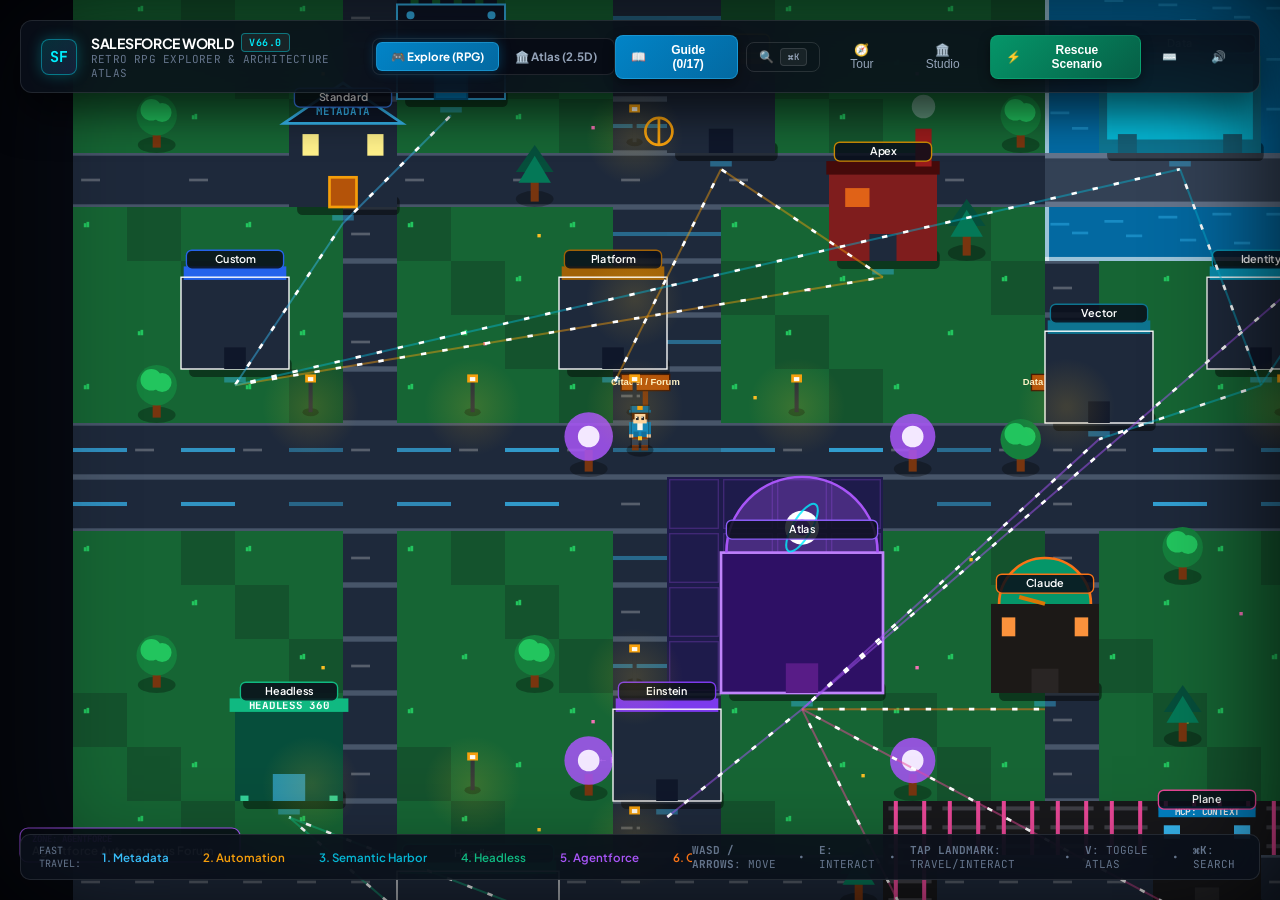
<file: index.html>
<!DOCTYPE html>
<html lang="en">
<head>
  <meta charset="UTF-8" />
  <meta name="viewport" content="width=device-width, initial-scale=1.0, maximum-scale=1.0, user-scalable=no" />
  <title>Salesforce World // Exploration RPG & Architecture Atlas</title>
  <link rel="stylesheet" href="./src/styles/pixel-city.css" />
</head>
<body>

  <!-- Canvas (Dual-Mode: Explore RPG World & 2.5D Isometric Masterplan) -->
  <canvas id="city-canvas"></canvas>

  <!-- Architectural Drafting Grid Overlay (active in Atlas mode) -->
  <div class="drafting-grid"></div>

  <!-- Vellum Edge Vignette -->
  <div class="vellum-vignette"></div>

  <!-- Top Navigation & Control Bar -->
  <header class="arch-header">
    <!-- Brand & Org Identification -->
    <div class="arch-brand">
      <div class="arch-logo">SF</div>
      <div>
        <div class="arch-title">
          <span>SALESFORCE WORLD</span>
          <span class="datum-tag" style="border-color: rgba(0, 240, 255, 0.4); color: #00f0ff;">v66.0</span>
        </div>
        <div class="arch-subtitle">RETRO RPG EXPLORER & ARCHITECTURE ATLAS</div>
      </div>
    </div>

    <!-- Dual View Layer Switcher: [ 🎮 Explore ]  [ 🏛️ Atlas ] -->
    <div class="view-mode-segmented">
      <button id="btn-mode-explore" class="view-mode-btn active" title="Top-Down Handcrafted RPG Exploration (V)">
        🎮 Explore (RPG)
      </button>
      <button id="btn-mode-atlas" class="view-mode-btn" title="2.5D Axonometric Architecture Masterplan (V)">
        🏛️ Atlas (2.5D)
      </button>
    </div>

    <!-- Architectural Zoning / District Filter (Atlas Mode) -->
    <div class="program-selector">
      <button data-filter="all" class="filter-btn program-btn active">All</button>
      <button data-filter="metadata" class="filter-btn program-btn">1. Metadata</button>
      <button data-filter="automation" class="filter-btn program-btn">2. Automation</button>
      <button data-filter="semantic" class="filter-btn program-btn">3. Semantic</button>
      <button data-filter="headless" class="filter-btn program-btn">4. Headless</button>
      <button data-filter="agentforce" class="filter-btn program-btn">5. Agentforce</button>
      <button data-filter="claudeforce" class="filter-btn program-btn">6. Claudeforce</button>
      <button data-filter="mcp" class="filter-btn program-btn">7. MCP</button>
    </div>

    <!-- Action Tools -->
    <div style="display: flex; align-items: center; gap: 8px;">
      <!-- Field Guide Button -->
      <button id="btn-open-guide" class="action-btn-primary" style="background: linear-gradient(135deg, #0284c7 0%, #0369a1 100%); border-color: rgba(56, 189, 248, 0.4);" title="Open Architectural Field Guide (G)">
        <span>📖</span>
        <span id="guide-badge">Guide (0/17)</span>
      </button>

      <!-- Universal Search Button -->
      <button id="btn-open-search" class="action-btn-ghost" style="border: 1px solid rgba(255, 255, 255, 0.12); padding: 5px 12px; gap: 6px;" title="Universal Search (⌘K)">
        <span>🔍</span>
        <span class="datum-tag" style="font-size: 9px;">⌘K</span>
      </button>

      <!-- Guided Tour Button -->
      <button id="btn-start-tour" class="action-btn-ghost" title="Start Guided Tour (T)">
        🧭 Tour
      </button>

      <!-- Concept Studio Button -->
      <button id="btn-open-academy" class="action-btn-ghost" title="System Architecture Studio">
        🏛️ Studio
      </button>

      <!-- Interactive Scenario Button -->
      <button id="btn-run-simulation" class="action-btn-primary" style="background: linear-gradient(135deg, #059669 0%, #065f46 100%); border-color: rgba(16, 185, 129, 0.4);" title="Cold-Chain Emergency Scenario (Space)">
        <span>⚡</span>
        <span>Rescue Scenario</span>
      </button>

      <button id="btn-shortcuts" class="action-btn-ghost" title="Keyboard Shortcuts (?)">
        ⌨️
      </button>

      <button id="btn-toggle-sound" class="action-btn-ghost" title="Mute Audio (M)">
        🔊
      </button>
    </div>
  </header>

  <!-- Mobile On-Screen Virtual Controls (D-Pad & Action Button) -->
  <div class="mobile-controls">
    <div class="dpad-container">
      <div></div>
      <button class="dpad-btn" id="dpad-up">▲</button>
      <div></div>
      <button class="dpad-btn" id="dpad-left">◀</button>
      <div></div>
      <button class="dpad-btn" id="dpad-right">▶</button>
      <div></div>
      <button class="dpad-btn" id="dpad-down">▼</button>
      <div></div>
    </div>
    <button class="mobile-action-btn" id="mobile-btn-action">
      [ E ]
    </button>
  </div>

  <!-- Interactive Simulation Controller Container -->
  <div id="simulation-controller-container" class="hidden"></div>

  <!-- Guided Tour Container -->
  <div id="guided-tour-container" class="hidden"></div>

  <!-- Field Guide Modal -->
  <div id="field-guide-modal" class="hidden"></div>

  <!-- Command Palette Modal -->
  <div id="command-palette-modal" class="hidden"></div>

  <!-- Slide-Over Architectural Dossier -->
  <aside id="building-inspector" class="hidden"></aside>

  <!-- Bottom Scale & Status Dock -->
  <footer class="arch-dock">
    <div style="display: flex; align-items: center; gap: 8px; overflow-x: auto;">
      <span style="font-size: 10px; color: #64748b; font-family: 'JetBrains Mono', monospace; text-transform: uppercase;">FAST TRAVEL:</span>
      <button data-target="b_standard_objects" class="district-jump-btn program-btn" style="color: #38bdf8;">1. Metadata</button>
      <button data-target="b_apex_foundry" class="district-jump-btn program-btn" style="color: #f59e0b;">2. Automation</button>
      <button data-target="b_data_lake" class="district-jump-btn program-btn" style="color: #06b6d4;">3. Semantic Harbor</button>
      <button data-target="b_headless_gateway" class="district-jump-btn program-btn" style="color: #10b981;">4. Headless</button>
      <button data-target="b_agentforce_core" class="district-jump-btn program-btn" style="color: #a855f7;">5. Agentforce</button>
      <button data-target="b_claudeforce_lab" class="district-jump-btn program-btn" style="color: #f97316;">6. Claudeforce</button>
      <button data-target="b_mcp_context" class="district-jump-btn program-btn" style="color: #ec4899;">7. Dual MCPs</button>
    </div>
    <div style="display: flex; align-items: center; gap: 14px; font-size: 11px; color: #64748b; font-family: 'JetBrains Mono', monospace;">
      <span><strong>WASD / ARROWS</strong>: MOVE</span> • <span><strong>E</strong>: INTERACT</span> • <span><strong>TAP LANDMARK</strong>: TRAVEL/INTERACT</span> • <span><strong>V</strong>: TOGGLE ATLAS</span> • <span><strong>⌘K</strong>: SEARCH</span>
    </div>
  </footer>

  <!-- Architectural Concept Studio Modal -->
  <div id="concept-modal" class="hidden"></div>

  <!-- Keyboard Shortcuts Cheatsheet Modal -->
  <div id="shortcuts-modal" class="hidden"></div>

  <!-- Application Bootstrap -->
  <script type="module" src="./src/main.js"></script>
</body>
</html>
</file>
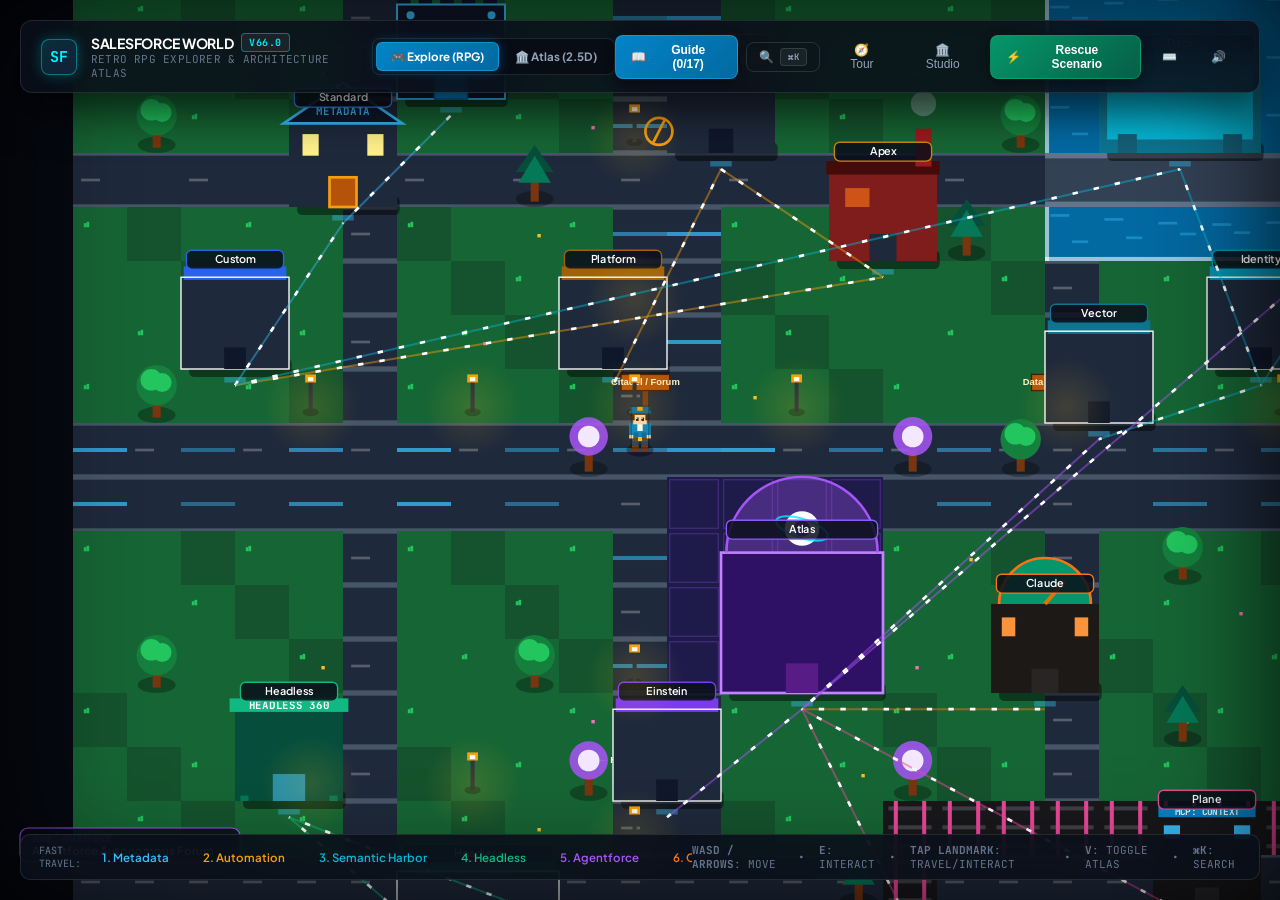
<file: standalone.html>
<!DOCTYPE html>
<html lang="en">
<head>
  <meta charset="UTF-8" />
  <meta name="viewport" content="width=device-width, initial-scale=1.0, maximum-scale=1.0, user-scalable=no" />
  <title>Salesforce World // Exploration RPG & Architecture Atlas</title>
  <style>
/* ==========================================================================
   Salesforce Architecture Axonometric Masterplan - Architectural Drafting UI
   Swiss International Style / Modern Architectural Axonometric Aesthetic
   ========================================================================== */

@import url('https://fonts.googleapis.com/css2?family=Plus+Jakarta+Sans:wght@300;400;500;600;700;800&family=JetBrains+Mono:ital,wght@0,300;0,400;0,500;0,600;1,400&display=swap');

:root {
  --canvas-bg: #090d16;
  --drafting-board: #060911;
  --grid-line: rgba(255, 255, 255, 0.05);
  --grid-major: rgba(255, 255, 255, 0.12);
  
  --ui-bg: rgba(10, 15, 26, 0.88);
  --ui-surface: rgba(15, 23, 40, 0.94);
  --ui-card: rgba(18, 27, 46, 0.75);
  --ui-border: rgba(255, 255, 255, 0.1);
  --ui-border-active: rgba(56, 189, 248, 0.45);

  --text-primary: #f8fafc;
  --text-secondary: #94a3b8;
  --text-muted: #64748b;

  --arch-cyan: #00f0ff;
  --arch-blue: #38bdf8;
  --arch-indigo: #6366f1;
  --arch-purple: #a855f7;
  --arch-emerald: #10b981;
  --arch-amber: #f59e0b;
  --arch-vermilion: #ff453a;
  --arch-pink: #ec4899;

  --font-sans: 'Plus Jakarta Sans', -apple-system, BlinkMacSystemFont, 'Segoe UI', sans-serif;
  --font-mono: 'JetBrains Mono', monospace;
}

*, *::before, *::after {
  box-sizing: border-box;
}

html, body {
  margin: 0;
  padding: 0;
  width: 100%;
  height: 100%;
  overflow: hidden;
  background-color: var(--drafting-board);
  color: var(--text-primary);
  font-family: var(--font-sans);
  user-select: none;
  position: relative;
  -webkit-font-smoothing: antialiased;
}

/* Background Canvas */
#city-canvas {
  position: absolute !important;
  top: 0 !important;
  left: 0 !important;
  width: 100% !important;
  height: 100% !important;
  display: block !important;
  z-index: 1 !important;
  background-color: var(--drafting-board);
  cursor: grab;
}

#city-canvas:active {
  cursor: grabbing;
}

/* Architectural Drafting Grid Overlay */
.drafting-grid {
  position: absolute;
  inset: 0;
  pointer-events: none;
  z-index: 2;
  background-image: 
    linear-gradient(to right, var(--grid-line) 1px, transparent 1px),
    linear-gradient(to bottom, var(--grid-line) 1px, transparent 1px);
  background-size: 40px 40px;
  mask-image: radial-gradient(circle at center, black 40%, transparent 95%);
  -webkit-mask-image: radial-gradient(circle at center, black 40%, transparent 95%);
  opacity: 0.8;
}

/* Drafting Vellum Vignette */
.vellum-vignette {
  position: absolute;
  inset: 0;
  pointer-events: none;
  z-index: 5;
  box-shadow: inset 0 0 120px rgba(0, 0, 0, 0.85);
}

/* Top Architectural Navigation Bar */
.arch-header {
  position: absolute;
  top: 20px;
  left: 20px;
  right: 20px;
  z-index: 25;
  display: flex;
  align-items: center;
  justify-content: space-between;
  padding: 12px 20px;
  background: var(--ui-bg);
  backdrop-filter: blur(24px);
  -webkit-backdrop-filter: blur(24px);
  border: 1px solid var(--ui-border);
  border-radius: 12px;
  box-shadow: 0 20px 40px rgba(0, 0, 0, 0.6);
}

/* Brand Identity */
.arch-brand {
  display: flex;
  align-items: center;
  gap: 14px;
}

.arch-logo {
  width: 36px;
  height: 36px;
  border-radius: 8px;
  background: linear-gradient(135deg, rgba(0, 240, 255, 0.15) 0%, rgba(99, 102, 241, 0.15) 100%);
  border: 1px solid rgba(0, 240, 255, 0.4);
  display: flex;
  align-items: center;
  justify-content: center;
  font-family: var(--font-mono);
  font-size: 15px;
  font-weight: 700;
  color: var(--arch-cyan);
  box-shadow: 0 0 14px rgba(0, 240, 255, 0.25);
}

.arch-title {
  font-size: 14px;
  font-weight: 700;
  letter-spacing: -0.02em;
  color: #ffffff;
  display: flex;
  align-items: center;
  gap: 8px;
}

.arch-subtitle {
  font-size: 11px;
  color: var(--text-muted);
  font-family: var(--font-mono);
  letter-spacing: 0.02em;
}

/* Datum Tag / Pill */
.datum-tag {
  font-size: 10px;
  font-family: var(--font-mono);
  font-weight: 600;
  padding: 2px 7px;
  border-radius: 4px;
  text-transform: uppercase;
  letter-spacing: 0.05em;
  background: rgba(255, 255, 255, 0.06);
  border: 1px solid rgba(255, 255, 255, 0.12);
  color: var(--text-secondary);
}

/* Segmented Program Filter */
.program-selector {
  display: flex;
  align-items: center;
  gap: 3px;
  background: rgba(8, 12, 22, 0.7);
  padding: 4px;
  border-radius: 9px;
  border: 1px solid var(--ui-border);
}

.program-btn {
  padding: 6px 13px;
  border-radius: 6px;
  font-size: 11.5px;
  font-weight: 600;
  color: var(--text-secondary);
  background: transparent;
  border: none;
  cursor: pointer;
  transition: all 0.15s ease;
  white-space: nowrap;
  font-family: var(--font-sans);
}

.program-btn:hover {
  color: #ffffff;
  background: rgba(255, 255, 255, 0.05);
}

.program-btn.active {
  color: #ffffff;
  background: rgba(255, 255, 255, 0.12);
  border: 1px solid rgba(255, 255, 255, 0.2);
  box-shadow: 0 2px 8px rgba(0, 0, 0, 0.3);
}

/* Action Controls */
.action-btn-primary {
  display: inline-flex;
  align-items: center;
  gap: 8px;
  padding: 7px 15px;
  border-radius: 8px;
  font-size: 12px;
  font-weight: 600;
  color: #ffffff;
  background: linear-gradient(135deg, #1e293b 0%, #0f172a 100%);
  border: 1px solid rgba(255, 255, 255, 0.15);
  cursor: pointer;
  transition: all 0.18s ease;
  box-shadow: 0 4px 12px rgba(0, 0, 0, 0.4);
}

.action-btn-primary:hover {
  border-color: var(--arch-cyan);
  background: linear-gradient(135deg, #334155 0%, #1e293b 100%);
  box-shadow: 0 0 16px rgba(0, 240, 255, 0.3);
  transform: translateY(-1px);
}

.action-btn-ghost {
  display: inline-flex;
  align-items: center;
  gap: 6px;
  padding: 7px 12px;
  border-radius: 8px;
  font-size: 12px;
  font-weight: 500;
  color: var(--text-secondary);
  background: transparent;
  border: 1px solid transparent;
  cursor: pointer;
  transition: all 0.15s ease;
}

.action-btn-ghost:hover {
  color: #ffffff;
  background: rgba(255, 255, 255, 0.06);
  border-color: rgba(255, 255, 255, 0.1);
}

/* Slide-Over Architectural Dossier (Right) */
#building-inspector {
  position: absolute;
  top: 88px;
  right: 20px;
  bottom: 68px;
  width: 440px;
  max-width: calc(100vw - 40px);
  z-index: 35;
  background: var(--ui-surface);
  backdrop-filter: blur(28px);
  -webkit-backdrop-filter: blur(28px);
  border: 1px solid var(--ui-border);
  border-radius: 14px;
  box-shadow: 0 30px 60px rgba(0, 0, 0, 0.75), 0 0 30px rgba(0, 0, 0, 0.5);
  display: flex;
  flex-direction: column;
  overflow: hidden;
  animation: slide-drawer 0.28s cubic-bezier(0.16, 1, 0.3, 1);
}

@keyframes slide-drawer {
  from { transform: translateX(50px); opacity: 0; }
  to { transform: translateX(0); opacity: 1; }
}

/* Bottom Architectural Scale & Quick-Jump Dock */
.arch-dock {
  position: absolute;
  bottom: 20px;
  left: 20px;
  right: 20px;
  z-index: 25;
  display: flex;
  align-items: center;
  justify-content: space-between;
  padding: 8px 18px;
  background: var(--ui-bg);
  backdrop-filter: blur(24px);
  border: 1px solid var(--ui-border);
  border-radius: 10px;
  font-size: 11.5px;
}

/* Active Simulation Toast */
#sim-banner {
  position: absolute;
  top: 92px;
  left: 50%;
  transform: translateX(-50%);
  z-index: 40;
  width: 90%;
  max-width: 660px;
  background: rgba(9, 14, 26, 0.95);
  backdrop-filter: blur(24px);
  border: 1px solid var(--arch-emerald);
  border-radius: 10px;
  padding: 14px 20px;
  box-shadow: 0 20px 50px rgba(0, 0, 0, 0.8), 0 0 30px rgba(16, 185, 129, 0.25);
  animation: banner-drop 0.25s cubic-bezier(0.16, 1, 0.3, 1);
}

@keyframes banner-drop {
  from { transform: translate(-50%, -25px); opacity: 0; }
  to { transform: translate(-50%, 0); opacity: 1; }
}

/* Modal Overlay & Studio Showcase */
.modal-overlay {
  position: fixed;
  inset: 0;
  z-index: 60;
  background: rgba(3, 5, 12, 0.88);
  backdrop-filter: blur(20px);
  -webkit-backdrop-filter: blur(20px);
  display: flex;
  align-items: center;
  justify-content: center;
  padding: 28px;
  animation: modal-fade 0.2s ease;
}

@keyframes modal-fade {
  from { opacity: 0; }
  to { opacity: 1; }
}

.modal-window {
  width: 100%;
  max-width: 1160px;
  height: 88vh;
  background: var(--ui-surface);
  border: 1px solid rgba(255, 255, 255, 0.15);
  border-radius: 16px;
  box-shadow: 0 35px 80px rgba(0, 0, 0, 0.9), 0 0 50px rgba(0, 240, 255, 0.15);
  display: flex;
  flex-direction: column;
  overflow: hidden;
}

/* Architectural Card */
.arch-card {
  background: var(--ui-card);
  border: 1px solid var(--ui-border);
  border-radius: 10px;
  padding: 16px;
  transition: all 0.2s ease;
}

.arch-card:hover {
  border-color: var(--ui-border-active);
  background: rgba(22, 33, 56, 0.8);
}

/* Code & Schema Previews */
pre {
  margin: 0;
  padding: 16px;
  background: #050811 !important;
  border: 1px solid rgba(255, 255, 255, 0.08);
  border-radius: 8px;
  overflow-x: auto;
}

code {
  font-family: var(--font-mono);
  font-size: 11.5px;
  line-height: 1.65;
}

/* Guaranteed Utilities */
.hidden { display: none !important; }
.flex { display: flex; }
.flex-col { flex-direction: column; }
.items-center { align-items: center; }
.justify-between { justify-content: space-between; }
.gap-1 { gap: 4px; }
.gap-2 { gap: 8px; }
.gap-3 { gap: 12px; }
.gap-4 { gap: 16px; }
.flex-1 { flex: 1 1 0%; }
.overflow-y-auto { overflow-y: auto; }
.overflow-hidden { overflow: hidden; }

/* Custom Scrollbars */
::-webkit-scrollbar {
  width: 5px;
  height: 5px;
}

::-webkit-scrollbar-track {
  background: transparent;
}

::-webkit-scrollbar-thumb {
  background: rgba(255, 255, 255, 0.18);
  border-radius: 3px;
}

::-webkit-scrollbar-thumb:hover {
  background: rgba(255, 255, 255, 0.35);
}

/* Guided Tour & Simulation Controller Animations */
@keyframes tour-slide-up {
  from { transform: translate(-50%, 40px); opacity: 0; }
  to { transform: translate(-50%, 0); opacity: 1; }
}

@keyframes sim-fade {
  from { transform: translate(-50%, -20px); opacity: 0; }
  to { transform: translate(-50%, 0); opacity: 1; }
}

/* Command Palette Styling */
.palette-window {
  animation: palette-drop 0.2s cubic-bezier(0.16, 1, 0.3, 1);
}

@keyframes palette-drop {
  from { transform: translateY(-20px) scale(0.98); opacity: 0; }
  to { transform: translateY(0) scale(1); opacity: 1; }
}

.palette-item:hover {
  background: rgba(56, 189, 248, 0.08);
}

/* ==========================================================================
   RPG World & Dual-Layer Mode Styling
   ========================================================================== */

@keyframes toast-drop {
  from { transform: translate(-50%, -30px); opacity: 0; }
  to { transform: translate(-50%, 0); opacity: 1; }
}

/* View Mode Segmented Switcher */
.view-mode-segmented {
  display: flex;
  align-items: center;
  gap: 2px;
  background: rgba(8, 12, 22, 0.9);
  padding: 3px;
  border-radius: 8px;
  border: 1px solid var(--ui-border);
}

.view-mode-btn {
  padding: 6px 14px;
  border-radius: 6px;
  font-size: 11.5px;
  font-weight: 700;
  color: var(--text-secondary);
  background: transparent;
  border: none;
  cursor: pointer;
  transition: all 0.15s ease;
  font-family: var(--font-sans);
  white-space: nowrap;
}

.view-mode-btn.active {
  color: #ffffff;
  background: linear-gradient(135deg, #0284c7 0%, #0369a1 100%);
  border: 1px solid rgba(56, 189, 248, 0.4);
  box-shadow: 0 0 12px rgba(2, 132, 199, 0.4);
}

/* Mobile Virtual Controls (On-Screen D-Pad & Action Button) */
.mobile-controls {
  display: none;
  position: absolute;
  bottom: 80px;
  left: 20px;
  right: 20px;
  z-index: 30;
  pointer-events: none;
  justify-content: space-between;
  align-items: flex-end;
}

.dpad-container {
  pointer-events: auto;
  display: grid;
  grid-template-columns: repeat(3, 44px);
  grid-template-rows: repeat(3, 44px);
  gap: 4px;
  background: rgba(8, 12, 22, 0.7);
  backdrop-filter: blur(12px);
  padding: 6px;
  border-radius: 12px;
  border: 1px solid rgba(255, 255, 255, 0.1);
}

.dpad-btn {
  background: rgba(255, 255, 255, 0.08);
  border: 1px solid rgba(255, 255, 255, 0.12);
  border-radius: 8px;
  color: #ffffff;
  font-size: 16px;
  display: flex;
  align-items: center;
  justify-content: center;
  user-select: none;
  -webkit-user-select: none;
  touch-action: manipulation;
}

.dpad-btn:active {
  background: rgba(56, 189, 248, 0.35);
  border-color: #00f0ff;
}

.mobile-action-btn {
  pointer-events: auto;
  width: 58px;
  height: 58px;
  border-radius: 29px;
  background: linear-gradient(135deg, #0284c7 0%, #0369a1 100%);
  border: 2px solid #00f0ff;
  color: #ffffff;
  font-weight: 700;
  font-size: 14px;
  display: flex;
  align-items: center;
  justify-content: center;
  box-shadow: 0 4px 16px rgba(0, 0, 0, 0.6), 0 0 16px rgba(0, 240, 255, 0.35);
  user-select: none;
  -webkit-user-select: none;
  touch-action: manipulation;
}

.mobile-action-btn:active {
  transform: scale(0.92);
  box-shadow: 0 0 24px #00f0ff;
}

/* Responsive Overrides */
@media (max-width: 900px) {
  .program-selector {
    display: none;
  }
}

@media (max-width: 768px) {
  .arch-header {
    top: 10px;
    left: 10px;
    right: 10px;
    padding: 8px 12px;
  }
  
  .arch-dock {
    bottom: 10px;
    left: 10px;
    right: 10px;
    padding: 6px 12px;
    font-size: 10px;
  }

  .mobile-controls {
    display: flex;
  }

  #building-inspector {
    top: 60px;
    right: 10px;
    bottom: 50px;
    width: calc(100vw - 20px);
  }
}

</style>
</head>
<body>

  <!-- Canvas (Dual-Mode: Explore RPG World & 2.5D Isometric Masterplan) -->
  <canvas id="city-canvas"></canvas>

  <!-- Architectural Drafting Grid Overlay (active in Atlas mode) -->
  <div class="drafting-grid"></div>

  <!-- Vellum Edge Vignette -->
  <div class="vellum-vignette"></div>

  <!-- Top Navigation & Control Bar -->
  <header class="arch-header">
    <!-- Brand & Org Identification -->
    <div class="arch-brand">
      <div class="arch-logo">SF</div>
      <div>
        <div class="arch-title">
          <span>SALESFORCE WORLD</span>
          <span class="datum-tag" style="border-color: rgba(0, 240, 255, 0.4); color: #00f0ff;">v66.0</span>
        </div>
        <div class="arch-subtitle">RETRO RPG EXPLORER & ARCHITECTURE ATLAS</div>
      </div>
    </div>

    <!-- Dual View Layer Switcher: [ 🎮 Explore ]  [ 🏛️ Atlas ] -->
    <div class="view-mode-segmented">
      <button id="btn-mode-explore" class="view-mode-btn active" title="Top-Down Handcrafted RPG Exploration (V)">
        🎮 Explore (RPG)
      </button>
      <button id="btn-mode-atlas" class="view-mode-btn" title="2.5D Axonometric Architecture Masterplan (V)">
        🏛️ Atlas (2.5D)
      </button>
    </div>

    <!-- Architectural Zoning / District Filter (Atlas Mode) -->
    <div class="program-selector">
      <button data-filter="all" class="filter-btn program-btn active">All</button>
      <button data-filter="metadata" class="filter-btn program-btn">1. Metadata</button>
      <button data-filter="automation" class="filter-btn program-btn">2. Automation</button>
      <button data-filter="semantic" class="filter-btn program-btn">3. Semantic</button>
      <button data-filter="headless" class="filter-btn program-btn">4. Headless</button>
      <button data-filter="agentforce" class="filter-btn program-btn">5. Agentforce</button>
      <button data-filter="claudeforce" class="filter-btn program-btn">6. Claudeforce</button>
      <button data-filter="mcp" class="filter-btn program-btn">7. MCP</button>
    </div>

    <!-- Action Tools -->
    <div style="display: flex; align-items: center; gap: 8px;">
      <!-- Field Guide Button -->
      <button id="btn-open-guide" class="action-btn-primary" style="background: linear-gradient(135deg, #0284c7 0%, #0369a1 100%); border-color: rgba(56, 189, 248, 0.4);" title="Open Architectural Field Guide (G)">
        <span>📖</span>
        <span id="guide-badge">Guide (0/17)</span>
      </button>

      <!-- Universal Search Button -->
      <button id="btn-open-search" class="action-btn-ghost" style="border: 1px solid rgba(255, 255, 255, 0.12); padding: 5px 12px; gap: 6px;" title="Universal Search (⌘K)">
        <span>🔍</span>
        <span class="datum-tag" style="font-size: 9px;">⌘K</span>
      </button>

      <!-- Guided Tour Button -->
      <button id="btn-start-tour" class="action-btn-ghost" title="Start Guided Tour (T)">
        🧭 Tour
      </button>

      <!-- Concept Studio Button -->
      <button id="btn-open-academy" class="action-btn-ghost" title="System Architecture Studio">
        🏛️ Studio
      </button>

      <!-- Interactive Scenario Button -->
      <button id="btn-run-simulation" class="action-btn-primary" style="background: linear-gradient(135deg, #059669 0%, #065f46 100%); border-color: rgba(16, 185, 129, 0.4);" title="Cold-Chain Emergency Scenario (Space)">
        <span>⚡</span>
        <span>Rescue Scenario</span>
      </button>

      <button id="btn-shortcuts" class="action-btn-ghost" title="Keyboard Shortcuts (?)">
        ⌨️
      </button>

      <button id="btn-toggle-sound" class="action-btn-ghost" title="Mute Audio (M)">
        🔊
      </button>
    </div>
  </header>

  <!-- Mobile On-Screen Virtual Controls (D-Pad & Action Button) -->
  <div class="mobile-controls">
    <div class="dpad-container">
      <div></div>
      <button class="dpad-btn" id="dpad-up">▲</button>
      <div></div>
      <button class="dpad-btn" id="dpad-left">◀</button>
      <div></div>
      <button class="dpad-btn" id="dpad-right">▶</button>
      <div></div>
      <button class="dpad-btn" id="dpad-down">▼</button>
      <div></div>
    </div>
    <button class="mobile-action-btn" id="mobile-btn-action">
      [ E ]
    </button>
  </div>

  <!-- Interactive Simulation Controller Container -->
  <div id="simulation-controller-container" class="hidden"></div>

  <!-- Guided Tour Container -->
  <div id="guided-tour-container" class="hidden"></div>

  <!-- Field Guide Modal -->
  <div id="field-guide-modal" class="hidden"></div>

  <!-- Command Palette Modal -->
  <div id="command-palette-modal" class="hidden"></div>

  <!-- Slide-Over Architectural Dossier -->
  <aside id="building-inspector" class="hidden"></aside>

  <!-- Bottom Scale & Status Dock -->
  <footer class="arch-dock">
    <div style="display: flex; align-items: center; gap: 8px; overflow-x: auto;">
      <span style="font-size: 10px; color: #64748b; font-family: 'JetBrains Mono', monospace; text-transform: uppercase;">FAST TRAVEL:</span>
      <button data-target="b_standard_objects" class="district-jump-btn program-btn" style="color: #38bdf8;">1. Metadata</button>
      <button data-target="b_apex_foundry" class="district-jump-btn program-btn" style="color: #f59e0b;">2. Automation</button>
      <button data-target="b_data_lake" class="district-jump-btn program-btn" style="color: #06b6d4;">3. Semantic Harbor</button>
      <button data-target="b_headless_gateway" class="district-jump-btn program-btn" style="color: #10b981;">4. Headless</button>
      <button data-target="b_agentforce_core" class="district-jump-btn program-btn" style="color: #a855f7;">5. Agentforce</button>
      <button data-target="b_claudeforce_lab" class="district-jump-btn program-btn" style="color: #f97316;">6. Claudeforce</button>
      <button data-target="b_mcp_context" class="district-jump-btn program-btn" style="color: #ec4899;">7. Dual MCPs</button>
    </div>
    <div style="display: flex; align-items: center; gap: 14px; font-size: 11px; color: #64748b; font-family: 'JetBrains Mono', monospace;">
      <span><strong>WASD / ARROWS</strong>: MOVE</span> • <span><strong>E</strong>: INTERACT</span> • <span><strong>TAP LANDMARK</strong>: TRAVEL/INTERACT</span> • <span><strong>V</strong>: TOGGLE ATLAS</span> • <span><strong>⌘K</strong>: SEARCH</span>
    </div>
  </footer>

  <!-- Architectural Concept Studio Modal -->
  <div id="concept-modal" class="hidden"></div>

  <!-- Keyboard Shortcuts Cheatsheet Modal -->
  <div id="shortcuts-modal" class="hidden"></div>

  <!-- Application Bootstrap -->
  <script>

(function() {
  /**
 * Synthesized 8-Bit Web Audio API Sound System
 * Zero external audio files required. Crisp retro synthesizer sound fx.
 */

class SoundFx {
  constructor() {
    this.ctx = null;
    this.muted = false;
    this.initialized = false;
  }

  init() {
    if (this.initialized) return;
    try {
      const AudioContext = window.AudioContext || window.webkitAudioContext;
      if (AudioContext) {
        this.ctx = new AudioContext();
        this.initialized = true;
      }
    } catch (e) {
      console.warn('Web Audio not supported or blocked:', e);
    }
  }

  toggleMute() {
    this.muted = !this.muted;
    return this.muted;
  }

  playBeep(freq = 440, duration = 0.08, type = 'square', gainVal = 0.08) {
    if (this.muted) return;
    this.init();
    if (!this.ctx) return;

    if (this.ctx.state === 'suspended') {
      this.ctx.resume();
    }

    try {
      const osc = this.ctx.createOscillator();
      const gain = this.ctx.createGain();

      osc.type = type;
      osc.frequency.setValueAtTime(freq, this.ctx.currentTime);

      gain.gain.setValueAtTime(gainVal, this.ctx.currentTime);
      gain.gain.exponentialRampToValueAtTime(0.0001, this.ctx.currentTime + duration);

      osc.connect(gain);
      gain.connect(this.ctx.destination);

      osc.start();
      osc.stop(this.ctx.currentTime + duration);
    } catch (e) {
      // Audio autoplay policy catch
    }
  }

  click() {
    this.playBeep(520, 0.05, 'triangle', 0.06);
  }

  buildingSelect() {
    if (this.muted) return;
    this.playBeep(440, 0.06, 'square', 0.08);
    setTimeout(() => this.playBeep(660, 0.09, 'square', 0.08), 50);
  }

  districtSelect() {
    if (this.muted) return;
    this.playBeep(330, 0.06, 'triangle', 0.08);
    setTimeout(() => this.playBeep(495, 0.06, 'triangle', 0.08), 60);
    setTimeout(() => this.playBeep(660, 0.12, 'square', 0.09), 120);
  }

  pulse() {
    if (this.muted) return;
    this.playBeep(880, 0.04, 'sine', 0.04);
  }

  simulationStep() {
    if (this.muted) return;
    this.playBeep(587.33, 0.08, 'sawtooth', 0.06);
    setTimeout(() => this.playBeep(880, 0.1, 'square', 0.07), 70);
  }

  openModal() {
    if (this.muted) return;
    this.playBeep(392, 0.05, 'triangle', 0.06);
    setTimeout(() => this.playBeep(523.25, 0.08, 'triangle', 0.07), 50);
    setTimeout(() => this.playBeep(784, 0.12, 'square', 0.08), 100);
  }

  closeModal() {
    if (this.muted) return;
    this.playBeep(659.25, 0.05, 'triangle', 0.06);
    setTimeout(() => this.playBeep(440, 0.08, 'triangle', 0.05), 50);
  }
}

const sfx = new SoundFx();

  /**
 * City layout grid definition for 2.5D Isometric Salesforce Org Visualizer.
 * 28x28 isometric grid with thematic districts, roads, waterways, and conduits.
 */

const GRID_SIZE = 28;
const TILE_WIDTH = 64;
const TILE_HEIGHT = 32;

// Tile types:
// 0: Grass / Cyber Turf
// 1: Paved Road
// 2: Glowing Fiber-Optic Data Highway
// 3: Water (Data Lake Reservoir)
// 4: Building Foundation / Concrete Pad
// 5: Tech Plaza / Stone Cobble
// 6: Maglev Transit Track

function generateTileMap() {
  const map = [];
  for (let y = 0; y < GRID_SIZE; y++) {
    const row = [];
    for (let x = 0; x < GRID_SIZE; x++) {
      // Default ground
      let type = 0;

      // Data Lake reservoir in North-East (x >= 18 and y <= 8)
      if (x >= 18 && y <= 6) {
        type = 3;
      }

      // Main East-West Highway (y = 10, y = 11)
      if (y === 10 || y === 11) {
        type = (x % 2 === 0) ? 2 : 1;
      }

      // Main North-South Highway (x = 10, x = 11)
      if (x === 10 || x === 11) {
        type = (y % 2 === 0) ? 2 : 1;
      }

      // Secondary roads
      if (y === 5 || y === 18) {
        if (type !== 3) type = 1;
      }
      if (x === 5 || x === 18) {
        if (type !== 3) type = 1;
      }

      // Maglev Track to MCP Interchange (South-East loop)
      if ((x >= 15 && y >= 17) && (x === 15 || y === 17 || x === 24 || y === 24)) {
        type = 6;
      }

      // Central Agentforce Plaza (x: 10-15, y: 10-15)
      if (x >= 11 && x <= 14 && y >= 11 && y <= 14) {
        type = 5;
      }

      row.push(type);
    }
    map.push(row);
  }
  return map;
}

const DRONE_PATHS = [
  // Kaveri Autonomous Drone: Semantic Harbor -> Agentforce Core -> Headless 360
  [
    { x: 19, y: 4 },
    { x: 18, y: 8 },
    { x: 13, y: 12 },
    { x: 6, y: 18 },
    { x: 3, y: 15 },
    { x: 13, y: 12 }
  ],
  // Claudeforce Co-Pilot Drone: Claudeforce Lab -> Apex Foundry -> Metadata Citadel
  [
    { x: 17, y: 13 },
    { x: 14, y: 5 },
    { x: 4, y: 4 },
    { x: 10, y: 12 },
    { x: 17, y: 13 }
  ],
  // MCP Transit Shuttle: MCP Interchange -> Agentforce -> Security Citadel
  [
    { x: 16, y: 20 },
    { x: 20, y: 17 },
    { x: 12, y: 12 },
    { x: 6, y: 2 },
    { x: 16, y: 20 }
  ]
];

  const METADATA_CATALOG = {
  districts: {
    metadata: {
      id: 'metadata',
      name: 'Metadata Citadel',
      subtitle: 'Schema, SObjects & Security Perimeter',
      badgeColor: '#3b82f6',
      icon: '🏢',
      description: 'The declarative backbone of Salesforce. Defines standard and custom schema objects, relationships, fields, validation logic, and the security trust perimeter (Profiles, Permission Sets, FLS, and OWD).'
    },
    automation: {
      id: 'automation',
      name: 'Logic & Automation Grid',
      subtitle: 'Apex, Flows & Event-Driven Engine',
      badgeColor: '#eab308',
      icon: '⚡',
      description: 'The execution powerhouse. Orchestrates business rules through transactional Apex (WITH USER_MODE), asynchronous queues, autolaunched Flows, and high-throughput Platform Events.'
    },
    semantic: {
      id: 'semantic',
      name: 'Data Cloud & Semantic Harbor',
      subtitle: 'DLOs, DMOs, Identity Resolution & Vectors',
      badgeColor: '#06b6d4',
      icon: '🌊',
      description: 'The semantic context layer. Ingests poly-cloud data into Data Lake Objects (DLOs), harmonizes them into Data Model Objects (DMOs), unifies identities into a Golden Record, computes Calculated Insights, and indexes unstructured assets into Vector RAG.'
    },
    headless: {
      id: 'headless',
      name: 'Headless 360 Skyport',
      subtitle: 'Decoupled HXL, GraphQL & Composable APIs',
      badgeColor: '#10b981',
      icon: '🚀',
      description: 'The API is the UI. Decouples the Customer 360 from browser DOMs (LEX), powering headless experiences across Slack, mobile consoles, custom React frontends, and external client agents with microsecond latency.'
    },
    agentforce: {
      id: 'agentforce',
      name: 'Agentforce Autonomous Hub',
      subtitle: 'Atlas Reasoning Engine, Topics & Guardrails',
      badgeColor: '#8b5cf6',
      icon: '🤖',
      description: 'Salesforce autonomous AI agent headquarters. Powered by the Atlas Reasoning Engine, orchestrating autonomous SDR and service coworkers (like Kaveri) grounded in Data Cloud and governed by the Einstein Trust Layer.'
    },
    claudeforce: {
      id: 'claudeforce',
      name: 'Claudeforce Research Complex',
      subtitle: 'Anthropic Claude 3.5 Multi-Modal Co-Intelligence',
      badgeColor: '#f97316',
      icon: '🧠',
      description: 'Advanced cognitive observatory fusing Anthropic Claude 3.5 Sonnet and Haiku with Salesforce. Excels at multi-modal document reasoning (invoices, manifests, PDFs), deep Apex code synthesis, and natural language SOQL.'
    },
    mcp: {
      id: 'mcp',
      name: 'MCP & API Interchange',
      subtitle: 'Dual-Plane MCP Servers & Modern Protocols',
      badgeColor: '#ec4899',
      icon: '🔌',
      description: 'The universal AI-CRM connective tissue. Implements the Dual-Plane Model Context Protocol (Plane 1 Data 360 for Context, Plane 2 Headless 360 for Action), along with GraphQL, Tooling, Composite, and Pub/Sub gRPC APIs.'
    }
  },

  buildings: [
    {
      id: 'b_standard_objects',
      districtId: 'metadata',
      name: 'Standard Objects Tower',
      type: 'skyscraper',
      subtitle: 'Account, Contact, Opportunity, Case, Lead',
      floors: 64,
      gridX: 4,
      gridY: 4,
      width: 2,
      height: 2,
      color: '#3b82f6',
      roofType: 'antenna',
      relationships: ['b_custom_objects', 'b_security_fortress', 'b_flow_powerhouse'],
      tags: ['SObject', 'Schema', 'Core CRM', 'Relational'],
      summary: 'The bedrock relational entities powering CRM data structures, standard relationship graphs, and transactional auditing.',
      metrics: { records: '1.4M', fields: 420, relationships: 18, apiVersions: 'v66.0' },
      schemaSnippet: `<!-- Account.object-meta.xml -->
<CustomObject xmlns="http://soap.sforce.com/2006/04/metadata">
    <enableFeeds>true</enableFeeds>
    <enableHistory>true</enableHistory>
    <sharingModel>Private</sharingModel>
    <fields>
        <fullName>Industry_Vertical__c</fullName>
        <type>Picklist</type>
        <valueSet>
            <valueSetDefinition>
                <value><fullName>ColdChain_Logistics</fullName><default>true</default></value>
                <value><fullName>Biotech_LifeSciences</fullName><default>false</default></value>
                <value><fullName>Depot_Energy</fullName><default>false</default></value>
            </valueSetDefinition>
        </valueSet>
    </fields>
</CustomObject>`,
      explanation: 'Standard Objects form the core domain models of Salesforce CRM. Each object is fully auditable with Field History Tracking, System Modstamp, and deterministic relationships (Lookups and Master-Detail).'
    },
    {
      id: 'b_custom_objects',
      districtId: 'metadata',
      name: 'Custom Objects Works (__c)',
      type: 'factory',
      subtitle: 'INDRA_Shipment__c, Depot_Asset__c, Sensor_Reading__c',
      floors: 32,
      gridX: 2,
      gridY: 7,
      width: 2,
      height: 2,
      color: '#2563eb',
      roofType: 'smokestack',
      relationships: ['b_standard_objects', 'b_data_lake', 'b_apex_foundry'],
      tags: ['Custom SObject', 'Schema', 'Foreign Keys', '__c'],
      summary: 'Custom schema factory tailoring Salesforce to specific enterprise domains like freight linehauls, cold-chain telemetry, and EV chargers.',
      metrics: { customObjects: 48, customFields: 680, junctionObjects: 6 },
      schemaSnippet: `// SOQL Query for Custom Object Relationship Graph
SELECT Id, Name, INDRA_Consignee__r.Name, 
       INDRA_Origin_Depot__r.Depot_Code__c,
       INDRA_Temp_Excursion_Flag__c,
       (SELECT Id, StageName, Amount FROM Opportunities__r)
FROM INDRA_Shipment__c
WHERE INDRA_Status__c = 'In_Transit'
  AND INDRA_Priority__c = 'Critical_Medical'`,
      explanation: 'Custom Objects (__c) extend Salesforce with bespoke tables, rollup summary fields, formula fields, and Master-Detail cascades that enforce referential integrity across business units.'
    },
    {
      id: 'b_security_fortress',
      districtId: 'metadata',
      name: 'Security & Governance Citadel',
      type: 'fortress',
      subtitle: 'Profiles, Permission Sets, FLS & OWD Moat',
      floors: 40,
      gridX: 6,
      gridY: 2,
      width: 2,
      height: 2,
      color: '#1d4ed8',
      roofType: 'dome',
      relationships: ['b_standard_objects', 'b_headless_gateway', 'b_mcp_headless'],
      tags: ['Security', 'FLS', 'OWD', 'PermSets', 'Shield'],
      summary: 'Enforces the enterprise trust perimeter. Field-Level Security (FLS), Row-Level Sharing, and Session-based Permission Sets guarantee zero unauthorized data leakage.',
      metrics: { permSets: 84, sharingRules: 32, owdStrictness: 'High (Private)', shieldActive: true },
      schemaSnippet: `<!-- Harbor_Care_Concierge.permissionset-meta.xml -->
<PermissionSet xmlns="http://soap.sforce.com/2006/04/metadata">
    <hasActivationRequired>false</hasActivationRequired>
    <label>Harbor Care Concierge Specialist</label>
    <fieldPermissions>
        <editable>true</editable>
        <field>INDRA_Shipment__c.Temp_Excursion_Flag__c</field>
        <readable>true</readable>
    </fieldPermissions>
    <objectPermissions>
        <allowCreate>true</allowCreate>
        <allowDelete>false</allowDelete>
        <allowEdit>true</allowEdit>
        <allowRead>true</allowRead>
        <object>INDRA_Shipment__c</object>
    </objectPermissions>
</PermissionSet>`,
      explanation: 'Salesforce security applies multi-layered enforcement: Org-Wide Defaults (OWD) establish the baseline privacy, Role Hierarchies open vertical access, Sharing Rules provide lateral access, and Permission Sets control FLS and CRUD per field.'
    },
    {
      id: 'b_flow_powerhouse',
      districtId: 'automation',
      name: 'Flow Hydro-Automation Plant',
      type: 'substation',
      subtitle: 'Record-Triggered, Screen & Orchestrator Flows',
      floors: 28,
      gridX: 11,
      gridY: 3,
      width: 2,
      height: 2,
      color: '#eab308',
      roofType: 'solar',
      relationships: ['b_apex_foundry', 'b_events_hub', 'b_agentforce_core'],
      tags: ['Flow', 'Declarative Logic', 'Orchestration', 'Async'],
      summary: 'Visual declarative execution engine processing millions of transactions per day, with sub-flow modularity and deterministic rollback capabilities.',
      metrics: { activeFlows: 112, orchestrations: 8, avgExecTime: '34ms' },
      schemaSnippet: `<!-- Flow Definition (Snippet) -->
<Flow xmlns="http://soap.sforce.com/2006/04/metadata">
    <apiVersion>66.0</apiVersion>
    <processType>AutoLaunchedFlow</processType>
    <start>
        <object>INDRA_Shipment__c</object>
        <recordTriggerType>Update</recordTriggerType>
        <triggerType>RecordAfterSave</triggerType>
        <filters>
            <field>Temp_Excursion_Flag__c</field>
            <operator>EqualTo</operator>
            <value><booleanValue>true</booleanValue></value>
        </filters>
    </start>
    <actionCalls>
        <name>Trigger_Harbor_Care_Rescue</name>
        <actionName>INDRA_UnifiedContextService</actionName>
        <actionType>apex</actionType>
    </actionCalls>
</Flow>`,
      explanation: 'Flows provide declarative visual automation. Record-Triggered Flows run Before-Save (for high-speed field updates) and After-Save (for cross-object logic and publishing Platform Events).'
    },
    {
      id: 'b_apex_foundry',
      districtId: 'automation',
      name: 'Apex Foundry & Queueables',
      type: 'foundry',
      subtitle: 'Service Layer (WITH USER_MODE), Batch & Triggers',
      floors: 50,
      gridX: 14,
      gridY: 5,
      width: 2,
      height: 2,
      color: '#ca8a04',
      roofType: 'antenna',
      relationships: ['b_flow_powerhouse', 'b_mcp_headless', 'b_claudeforce_lab'],
      tags: ['Apex', 'OOP', 'WITH USER_MODE', 'Batchable', 'Queueable'],
      summary: 'The strongly-typed Java-like execution engine running in multi-tenant isolation, enforcing governor limits, heap boundaries, and secure query modes.',
      metrics: { codeCoverage: '94%', classes: 320, triggers: 12, queueableDepth: 5 },
      schemaSnippet: `public with sharing class INDRA_UnifiedContextService {
    @InvocableMethod(label='Dispatch Cold-Chain Rescue' category='Agentforce')
    public static List<RescueResult> executeRescue(List<RescueRequest> requests) {
        List<RescueResult> results = new List<RescueResult>();
        for (RescueRequest req : requests) {
            // Enforce compile-time user mode security
            INDRA_Care_Case__c careCase = new INDRA_Care_Case__c(
                Shipment__c = req.shipmentId,
                Severity__c = 'Critical_P0',
                Protocol__c = 'GHMC_Monsoon_Rescue'
            );
            insert as user careCase;
            
            // Fire event for real-time Headless 360 notification
            EventBus.publish(new INDRA_Care_Signal__e(
                Case_Id__c = careCase.Id,
                Household_Id__c = req.householdId
            ));
            results.add(new RescueResult(careCase.Id, true));
        }
        return results;
    }
}`,
      explanation: 'Apex code powers complex backend enterprise logic. Modern best practices enforce "WITH USER_MODE" and "as user" syntax to automatically respect Field-Level Security and Sharing Rules without manual checks.'
    },
    {
      id: 'b_events_hub',
      districtId: 'automation',
      name: 'Platform Event Bus & CDC Relay',
      type: 'transmitter',
      subtitle: 'High-Volume Events, Change Data Capture & Pub/Sub',
      floors: 36,
      gridX: 9,
      gridY: 7,
      width: 2,
      height: 2,
      color: '#a16207',
      roofType: 'radar',
      relationships: ['b_flow_powerhouse', 'b_headless_gateway', 'b_mcp_headless'],
      tags: ['Platform Events', 'CDC', 'Event-Driven', 'Kafka Backbone', 'gRPC'],
      summary: 'The event-driven messaging backbone built on Apache Kafka, broadcasting state changes to external subscribers with 72-hour replay retention.',
      metrics: { eventsPerDay: '8.4M', latency: '12ms', retentionHours: 72 },
      schemaSnippet: `<!-- INDRA_Care_Signal__e.object-meta.xml -->
<CustomObject xmlns="http://soap.sforce.com/2006/04/metadata">
    <deploymentStatus>Deployed</deploymentStatus>
    <eventType>HighVolume</eventType>
    <label>INDRA Care Signal</label>
    <fields>
        <fullName>Household_Id__c</fullName>
        <type>Text</type>
        <length>50</length>
    </fields>
    <fields>
        <fullName>Payload_JSON__c</fullName>
        <type>LongTextArea</type>
        <length>131072</length>
    </fields>
</CustomObject>`,
      explanation: 'Platform Events decouple producers and consumers. External microservices subscribe via the modern Pub/Sub API over gRPC, streaming delta events without polling.'
    },
    {
      id: 'b_data_lake',
      districtId: 'semantic',
      name: 'Data Lake Reservoirs (DLOs)',
      type: 'lake_docks',
      subtitle: 'Raw Streaming & Batch Ingestion from Poly-Clouds',
      floors: 24,
      gridX: 19,
      gridY: 3,
      width: 3,
      height: 2,
      color: '#06b6d4',
      roofType: 'water_basin',
      relationships: ['b_harmonizer', 'b_calculated_insights', 'b_mcp_context'],
      tags: ['Data Cloud', 'DLO', 'Zero-Copy', 'Lakehouse', 'BigQuery'],
      summary: 'Ingests petabyte-scale telemetry, Snowflake/BigQuery Zero-Copy shares, IoT telematics, and web clickstreams into raw immutable Data Lake Objects.',
      metrics: { ingestedGB: '480 TB', streams: 14, zeroCopyShares: 4 },
      schemaSnippet: `// Data Lake Object (DLO) Schema Mapping
{
  "dlo_name": "DLO_Shipment_Telemetry__dll",
  "source": "Kafka_Fleet_Telemetry_Topic",
  "fields": [
    { "name": "Telemetry_UUID", "type": "Text", "pk": true },
    { "name": "Depot_ID", "type": "Text" },
    { "name": "Temp_Celsius", "type": "Number" },
    { "name": "Grid_Load_kW", "type": "Number" },
    { "name": "Ingestion_Timestamp", "type": "DateTime" }
  ]
}`,
      explanation: 'Data Lake Objects (DLOs) preserve raw data as ingested from external sources without mutation, supporting real-time streaming ingestion and Zero-Copy data virtualization from Snowflake or Google BigQuery.'
    },
    {
      id: 'b_harmonizer',
      districtId: 'semantic',
      name: 'Identity Resolution & DMO Refinery',
      type: 'refinery',
      subtitle: 'Unified Individual Graph, Golden Record & Standard DMOs',
      floors: 45,
      gridX: 21,
      gridY: 7,
      width: 2,
      height: 2,
      color: '#0891b2',
      roofType: 'pipes',
      relationships: ['b_data_lake', 'b_vector_vault', 'b_mcp_context'],
      tags: ['Semantic Layer', 'DMO', 'Identity Resolution', 'Golden Record', 'Graph'],
      summary: 'Harmonizes raw DLOs into the CIM (Cloud Information Model) Standard DMOs and runs probabilistic & deterministic rules to unify fragmented customer identities into a single Golden Record.',
      metrics: { matchRate: '96.2%', unifiedIndividuals: '420K', rulesActive: 5 },
      schemaSnippet: `// Identity Resolution Rule Spec
{
  "ruleset": "Unified_Individual_Ruleset",
  "match_rules": [
    {
      "type": "Deterministic",
      "fields": ["NormalizedPhone_E164", "NormalizedEmail"]
    },
    {
      "type": "Probabilistic",
      "fields": ["FuzzyName_JaroWinkler_0.85", "ExactPostalCode"]
    }
  ],
  "survivorship": {
    "Name": "MostFrequentlyOccurring",
    "ContactPoints": "PreserveAllActiveVerified"
  }
}`,
      explanation: 'Identity Resolution bridges the gap between B2B and B2C identities. A single individual (e.g. Dr. Meera Reddy) across an enterprise CRM contact, an e-commerce consignee, and a clinic account is unified into a single Unified Individual UID.'
    },
    {
      id: 'b_vector_vault',
      districtId: 'semantic',
      name: 'Vector & Embedding RAG Vault',
      type: 'vault',
      subtitle: 'Semantic Search, Hybrid RAG & Knowledge Embeddings',
      floors: 38,
      gridX: 18,
      gridY: 8,
      width: 2,
      height: 2,
      color: '#0e7490',
      roofType: 'crystal',
      relationships: ['b_harmonizer', 'b_agentforce_core', 'b_claudeforce_lab'],
      tags: ['Vector DB', 'RAG', 'Embeddings', 'Unstructured Data', 'Semantic'],
      summary: 'Stores high-dimensional vector embeddings of enterprise SOPs, flood contingency protocols, and clinical service guidelines to ground AI agents without hallucination.',
      metrics: { vectorDimensions: 1536, indexedDocs: 12400, searchLatency: '18ms' },
      schemaSnippet: `// Hybrid Vector RAG Query via Data Cloud Search API
POST /api/v1/search/retrievers/SOP_ColdChain_Retriever/query
{
  "query": "Waterlogging protocol cold-chain temperature excursion Banjara Hills",
  "topK": 3,
  "filter": "Document_Type__c = 'Disaster_SOP'",
  "hybrid_weights": {
    "dense_vector": 0.7,
    "bm25_keyword": 0.3
  }
}`,
      explanation: 'Vector Search indexes unstructured PDFs, knowledge articles, and manuals. When an AI agent encounters a real-world exception, it retrieves chunked context with semantic similarity to ground reasoning.'
    },
    {
      id: 'b_calculated_insights',
      districtId: 'semantic',
      name: 'Calculated Insights Lighthouse',
      type: 'lighthouse',
      subtitle: 'Real-Time Cross-Cloud Aggregation & Care Risk Scores',
      floors: 55,
      gridX: 23,
      gridY: 4,
      width: 2,
      height: 2,
      color: '#155e75',
      roofType: 'beacon',
      relationships: ['b_data_lake', 'b_harmonizer', 'b_agentforce_core'],
      tags: ['Calculated Insights', 'SQL', 'Metrics', 'Real-Time Scoring', 'Streaming'],
      summary: 'Continuously aggregates cross-cloud metrics across billions of records, delivering real-time scores (such as Household Care Risk and Depot Grid Stress) directly to agents.',
      metrics: { activeCIs: 34, refreshFrequency: 'Streaming & 1-Hour Batch' },
      schemaSnippet: `// Calculated Insight SQL Definition
SELECT 
    UnifiedIndividual__dlm.Id__c as UnifiedId__c,
    MAX(INDRA_Shipment__dlm.Temp_Excursion__c) as MaxTempExcursion__c,
    COUNT(Case__dlm.Id__c) as RecentCasesCount__c,
    (COUNT(Case__dlm.Id__c) * 1.5 + MAX(INDRA_Shipment__dlm.Temp_Excursion__c) * 4.0) as HouseholdCareRiskScore__c
FROM UnifiedIndividual__dlm
JOIN INDRA_Shipment__dlm ON UnifiedIndividual__dlm.Id__c = INDRA_Shipment__dlm.ConsigneeId__c
GROUP BY UnifiedIndividual__dlm.Id__c`,
      explanation: 'Calculated Insights (CIs) run multi-dimensional SQL aggregation over petabytes of data, turning raw event streams into actionable numeric signals that trigger business flows and Agentforce reasoning loops.'
    },
    {
      id: 'b_headless_gateway',
      districtId: 'headless',
      name: 'Headless 360 API Gateway',
      type: 'skyport',
      subtitle: 'GraphQL, REST Composite & Composable Endpoints',
      floors: 42,
      gridX: 3,
      gridY: 15,
      width: 2,
      height: 2,
      color: '#10b981',
      roofType: 'helipad',
      relationships: ['b_security_fortress', 'b_events_hub', 'b_hxl_terminals'],
      tags: ['Headless 360', 'GraphQL', 'Composite API', 'The API is the UI', 'REST'],
      summary: 'The primary ingress/egress terminal liberating Salesforce data and business logic from the Lightning Experience DOM, powering zero-browser micro-frontends and mobile apps.',
      metrics: { avgRoundtrip: '48ms', throughputRps: '2,800', bandwidthSaved: '88%' },
      schemaSnippet: `// Headless 360 GraphQL Query: Multi-Object Single Roundtrip
query getConsigneeRescueContext($shipmentNumber: String!) {
  uiapi {
    query {
      INDRA_Shipment__c(where: { Shipment_Number__c: { eq: $shipmentNumber } }) {
        edges {
          node {
            Id
            Temp_Excursion_Flag__c { value }
            Consignee__r {
              Name { value }
              Phone { value }
            }
          }
        }
      }
    }
  }
}`,
      explanation: 'Headless 360 removes the heavy browser UI layer. Instead of downloading multi-megabyte JavaScript bundles for Lightning components, clients query exactly what they need in a single HTTP roundtrip.'
    },
    {
      id: 'b_hxl_terminals',
      districtId: 'headless',
      name: 'Headless Experience Layer (HXL)',
      type: 'docking_bays',
      subtitle: 'Slack Concierge, Mobile Ops & External AI Surfaces',
      floors: 30,
      gridX: 6,
      gridY: 18,
      width: 3,
      height: 2,
      color: '#059669',
      roofType: 'antennas_array',
      relationships: ['b_headless_gateway', 'b_agentforce_core', 'b_mcp_headless'],
      tags: ['HXL', 'Slack Bot', 'React Micro-Frontend', 'Mobile Console', 'Zero-UI'],
      summary: 'Outbound surfaces where human coworkers and AI agents collaborate seamlessly without ever logging into a traditional Salesforce browser tab.',
      metrics: { surfacesConnected: 6, slackUsers: 1400, mobileFleetDevices: 280 },
      schemaSnippet: `// Slack Socket Mode Event Handler (HXL Node)
slackApp.action('approve_shipment_reroute', async ({ ack, body, client }) => {
    await ack();
    // Dispatch direct tool call to Headless 360 without touching Salesforce UI
    const result = await headlessMcp.dispatch('execute_rescue_action', {
        caseId: body.actions[0].value,
        approverId: body.user.id
    });
    await client.chat.postMessage({
        channel: body.channel.id,
        text: '✅ Rescue flight dispatched! Tracking code: ' + result.trackingId
    });
});`,
      explanation: 'The Headless Experience Layer proves "The API is the UI". Operations teams manage mission-critical logistics entirely inside Slack, dedicated field tablet apps, or automated agent loops.'
    },
    {
      id: 'b_agentforce_core',
      districtId: 'agentforce',
      name: 'Atlas Reasoning Engine Spire',
      type: 'ai_spire',
      subtitle: 'Autonomous Perception, Topic Routing & Action Planning',
      floors: 72,
      gridX: 12,
      gridY: 12,
      width: 3,
      height: 3,
      color: '#8b5cf6',
      roofType: 'pulsing_orb',
      relationships: ['b_vector_vault', 'b_calculated_insights', 'b_trust_layer'],
      tags: ['Agentforce', 'Atlas Engine', 'Topics', 'Reasoning Loop', 'Autonomous'],
      summary: 'The cognitive heart of Agentforce. Continuously runs the Atlas loop: Perceives customer intent, evaluates guardrails, selects topics, grounds in Data Cloud, plans actions, and executes Apex tools.',
      metrics: { activeAgents: 4, tasksAutonomousPct: '88.4%', avgResolutionSec: 4.2 },
      schemaSnippet: `// Agentforce Atlas Topic & Action Definition (Metadata YAML)
agent:
  name: "Kaveri_Harbor_Care_Coworker"
  description: "Autonomous concierge handling cold-chain excursions and logistics disruptions."
  topics:
    - name: "ColdChain_Rescue"
      description: "Handles depot temperature spikes and flood rerouting."
      classification_rules:
        - "temp > 8C in transit"
        - "monsoon waterlogging alert"
      actions:
        - name: "Query_Unified_Household"
          target: "Data360_MCP.execute"
        - name: "Create_Rescue_Case"
          target: "Headless360_MCP.dispatch"
      guardrails:
        - "Do not commit financial compensation over $500 without supervisor"`,
      explanation: 'Unlike deterministic chatbots that follow rigid decision trees, the Atlas Reasoning Engine reasons dynamically. It breaks complex prompts down into a sequence of safe, governed tool invocations.'
    },
    {
      id: 'b_trust_layer',
      districtId: 'agentforce',
      name: 'Einstein Trust Layer Bastion',
      type: 'shield_dome',
      subtitle: 'Zero Data Retention, PII Masking & Toxicity Defense',
      floors: 25,
      gridX: 10,
      gridY: 15,
      width: 2,
      height: 2,
      color: '#7c3aed',
      roofType: 'forcefield',
      relationships: ['b_agentforce_core', 'b_claudeforce_lab', 'b_security_fortress'],
      tags: ['Trust Layer', 'PII Masking', 'Zero Retention', 'Audit Trail', 'Guardrails'],
      summary: 'Enterprise security perimeter wrapping all generative and agentic model calls. Strips sensitive PII before model transmission, prevents model training, and logs every reasoning step.',
      metrics: { piiEntitiesMasked: '1.2M', toxicityBlocks: 42, auditCompliance: '100%' },
      schemaSnippet: `// Einstein Trust Layer Pipeline
1. Inbound Request -> Detect PII (SSN, Credit Card, Medical ID)
2. Mask with Secure Synthetic Tokens: "Dr. [NAME_1] at [ADDR_2]"
3. Check Harm & Toxicity Classifier (Score < 0.05)
4. Dynamic Grounding: Inject RAG chunks from Data Cloud Vector Vault
5. Enforce Zero-Retention Agreement with LLM Gateway
6. De-mask tokens in final response & log full audit trail to BigObject`,
      explanation: 'The Einstein Trust Layer guarantees that enterprise customer data is never used to train external LLMs, ensuring strict adherence to HIPAA, GDPR, and enterprise NDA agreements.'
    },
    {
      id: 'b_claudeforce_lab',
      districtId: 'claudeforce',
      name: 'Claude 3.5 Cognitive Observatory',
      type: 'observatory',
      subtitle: 'Deep Architectural Reasoning, SOQL Synthesis & Multi-Modal',
      floors: 60,
      gridX: 17,
      gridY: 13,
      width: 2,
      height: 2,
      color: '#f97316',
      roofType: 'rotating_dome',
      relationships: ['b_agentforce_core', 'b_apex_foundry', 'b_trust_layer'],
      tags: ['Claudeforce', 'Claude 3.5 Sonnet', 'Multi-Modal', 'Code Generation', 'Reasoning'],
      summary: 'Anthropic Claude integration with Salesforce. Excels at processing 200k context windows of messy enterprise documents, refactoring legacy Apex, and generating performant SOQL.',
      metrics: { contextWindow: '200,000 tokens', apexGenerationAccuracy: '98.6%', visionLatency: '820ms' },
      schemaSnippet: `// Claudeforce Agentic Multi-Modal Workflow (Prompt + Vision)
const result = await anthropic.messages.create({
    model: "claude-3-5-sonnet-20241022",
    max_tokens: 4096,
    system: "You are Claudeforce, an elite Salesforce Technical Architect. Enforce WITH USER_MODE, bulkification, and SOQL governor limits in all generated code.",
    messages: [{
        role: "user",
        content: [
            { type: "text", text: "Parse this bill of lading photo and verify cold-chain compliance:" },
            { type: "image", source: { type: "base64", media_type: "image/jpeg", data: bolImageBase64 } }
        ]
    }]
});`,
      explanation: 'Claudeforce leverages Claude 3.5 Sonnet\'s frontier intelligence for complex enterprise scenarios: parsing handwritten shipping manifests, cross-referencing multi-page contracts, and auditing Apex triggers for governor limit violations.'
    },
    {
      id: 'b_mcp_context',
      districtId: 'mcp',
      name: 'Plane 1: Data 360 MCP Server',
      type: 'maglev_terminal',
      subtitle: 'System of Context [search | payload_examples | execute]',
      floors: 48,
      gridX: 20,
      gridY: 17,
      width: 2,
      height: 2,
      color: '#ec4899',
      roofType: 'maglev_track',
      relationships: ['b_data_lake', 'b_harmonizer', 'b_agentforce_core'],
      tags: ['MCP', 'Data 360', 'System of Context', 'search', 'execute'],
      summary: 'Hosted Model Context Protocol server exposing the entire enterprise semantic layer (DLOs, DMOs, Identity Resolution, and Calculated Insights) as standardized LLM tools.',
      metrics: { toolsExposed: 3, endpoint: 'api.salesforce.com/platform/mcp/v1/data/data360', status: 'GA' },
      schemaSnippet: `// Plane 1: Data 360 MCP Server Meta-Tools
1. "data360_search":
   Query available DMOs, Calculated Insights, and Semantic models.
2. "data360_payload_examples":
   Inspect sample schemas and query parameters for selected models.
3. "data360_execute":
   Execute parameterized SQL/GraphQL queries against the Data 360 graph.`,
      explanation: 'Plane 1 acts as the System of Context. When an AI client needs to understand customer background, household relationships, or real-time metrics, it queries the Data 360 MCP server.'
    },
    {
      id: 'b_mcp_headless',
      districtId: 'mcp',
      name: 'Plane 2: Headless 360 MCP Server',
      type: 'maglev_terminal',
      subtitle: 'System of Action [discover | describe | dispatch]',
      floors: 48,
      gridX: 16,
      gridY: 20,
      width: 2,
      height: 2,
      color: '#db2777',
      roofType: 'maglev_track',
      relationships: ['b_security_fortress', 'b_apex_foundry', 'b_agentforce_core'],
      tags: ['MCP', 'Headless 360', 'System of Action', 'dispatch', 'FLS Enforced'],
      summary: 'Hosted Model Context Protocol server exposing Salesforce platform capabilities (SObjects, Apex, Flows, Platform Events) as action tools, running strictly as the authenticated user.',
      metrics: { toolsExposed: 4, endpoint: 'api.salesforce.com/platform/mcp/v1/platform/headless-360', status: 'Beta' },
      schemaSnippet: `// Plane 2: Headless 360 MCP Server Meta-Tools
1. "headless360_discover":
   List available actions, SObjects, and invocable flows accessible to user.
2. "headless360_describe":
   Get typed parameter schemas for a target SObject or Apex invocable.
3. "headless360_dispatch":
   Execute state-modifying actions (insert, update, flow call, publish event).
4. "headless360_dispatch_readonly":
   Execute read-only SOQL queries with compile-time security.`,
      explanation: 'Plane 2 acts as the System of Action. Collapsing Plane 1 and Plane 2 is an architectural anti-pattern. While Plane 1 reads context, Plane 2 executes governed actions under strict user FLS, sharing rules, and audit logging.'
    }
  ],

  // Data conduits connecting buildings
  conduits: [
    { from: 'b_standard_objects', to: 'b_custom_objects', type: 'metadata', label: 'Lookup / Master-Detail Rel' },
    { from: 'b_standard_objects', to: 'b_security_fortress', type: 'metadata', label: 'FLS & Sharing Boundary' },
    { from: 'b_custom_objects', to: 'b_apex_foundry', type: 'automation', label: 'Trigger Pipeline' },
    { from: 'b_flow_powerhouse', to: 'b_events_hub', type: 'automation', label: 'Platform Event Fire' },
    { from: 'b_apex_foundry', to: 'b_flow_powerhouse', type: 'automation', label: 'Invocable Apex Calls' },
    { from: 'b_custom_objects', to: 'b_data_lake', type: 'semantic', label: 'Data Ingestion Stream' },
    { from: 'b_data_lake', to: 'b_harmonizer', type: 'semantic', label: 'DLO -> DMO Harmonize' },
    { from: 'b_harmonizer', to: 'b_calculated_insights', type: 'semantic', label: 'Continuous Aggregation' },
    { from: 'b_harmonizer', to: 'b_vector_vault', type: 'semantic', label: 'Vector RAG Embeddings' },
    { from: 'b_vector_vault', to: 'b_agentforce_core', type: 'agentforce', label: 'Context Grounding' },
    { from: 'b_calculated_insights', to: 'b_agentforce_core', type: 'agentforce', label: 'Care Risk Score Triggers' },
    { from: 'b_agentforce_core', to: 'b_trust_layer', type: 'agentforce', label: 'Guardrail & Masking Gate' },
    { from: 'b_agentforce_core', to: 'b_claudeforce_lab', type: 'claudeforce', label: 'Frontier Co-Pilot Request' },
    { from: 'b_agentforce_core', to: 'b_mcp_context', type: 'mcp', label: 'Plane 1 Read Context' },
    { from: 'b_agentforce_core', to: 'b_mcp_headless', type: 'mcp', label: 'Plane 2 Dispatch Action' },
    { from: 'b_mcp_headless', to: 'b_headless_gateway', type: 'headless', label: 'Headless 360 Dispatch' },
    { from: 'b_headless_gateway', to: 'b_hxl_terminals', type: 'headless', label: 'Slack & Mobile HXL' }
  ],

  simulations: [
    {
      id: 'sim_cold_chain_rescue',
      title: 'Monsoon Cold-Chain Emergency Rescue',
      badge: 'Agentforce + Dual MCPs',
      description: 'IoT sensor detects 9.2°C temperature spike on Biologics shipment. Demonstrates Data 360 event ingestion -> Atlas reasoning loop -> Headless 360 MCP dispatch -> Slack Concierge notification.',
      steps: [
        {
          district: 'semantic',
          buildingId: 'b_data_lake',
          action: '1. Ingest IoT Excursion Stream',
          detail: 'Sensor DC-HYD-04 records 9.2°C (exceeding 8°C threshold) for Shipment SH-88392.'
        },
        {
          district: 'semantic',
          buildingId: 'b_harmonizer',
          action: '2. Identity Resolution Match',
          detail: 'Harmonizes consignee to Dr. Meera Reddy (Household node) with Critical SLA.'
        },
        {
          district: 'automation',
          buildingId: 'b_events_hub',
          action: '3. Kafka Event Bus Broadcast',
          detail: 'Data Action publishes INDRA_Care_Signal__e to Kafka Event Bus.'
        },
        {
          district: 'agentforce',
          buildingId: 'b_agentforce_core',
          action: '4. Atlas Reasoning Engine Execution',
          detail: 'Agent Kaveri assesses ColdChain_Rescue topic, evaluates GHMC flood SOPs via Vector RAG.'
        },
        {
          district: 'mcp',
          buildingId: 'b_mcp_headless',
          action: '5. Headless 360 MCP Tool Dispatch',
          detail: 'Calls headless360_dispatch to insert P0 Care Case and dispatch drone courier.'
        },
        {
          district: 'headless',
          buildingId: 'b_hxl_terminals',
          action: '6. Outbound Slack Notification',
          detail: 'Interactive Slack notification sent to #harbor-care with 1-click rescue approval.'
        }
      ]
    },
    {
      id: 'sim_claudeforce_audit',
      title: 'Claudeforce Multi-Modal Manifest Triage',
      badge: 'Claude 3.5 + Governed Apex',
      description: 'Carrier uploads handwritten bill of lading. Claude 3.5 Sonnet extracts cold-chain certifications, writes Apex unit tests, and validates compliance against Data Cloud standards.',
      steps: [
        {
          district: 'claudeforce',
          buildingId: 'b_claudeforce_lab',
          action: '1. Multi-Modal Vision Ingestion',
          detail: 'Claude 3.5 Sonnet parses handwritten dry-ice manifest and extracts batch serials.'
        },
        {
          district: 'semantic',
          buildingId: 'b_vector_vault',
          action: '2. RAG Regulatory Cross-Check',
          detail: 'Retrieves FDA & DGCA cold-chain transit regulations from Vector Vault.'
        },
        {
          district: 'automation',
          buildingId: 'b_apex_foundry',
          action: '3. Generate WITH USER_MODE Apex',
          detail: 'Synthesizes bulkified Apex verification handler with 100% test coverage.'
        },
        {
          district: 'metadata',
          buildingId: 'b_security_fortress',
          action: '4. FLS & Trust Perimeter Audit',
          detail: 'Verifies compile-time field permissions and logs to Setup Audit Trail.'
        }
      ]
    }
  ]
};

  const CONCEPT_GUIDES = {
  headless360: {
    id: 'headless360',
    title: 'Headless 360: The API is the UI',
    subtitle: 'Decoupling Customer 360 from the Browser DOM',
    tagline: '"No browser required. High-performance, composable, agent-first CRM."',
    icon: '🚀',
    accentColor: '#10b981',
    summary: 'Headless 360 is the architectural paradigm of decoupling Salesforce data, customer context, and transactional business logic from the traditional Salesforce Lightning Experience (LEX) browser interface.',
    
    whyItMatters: [
      {
        title: 'Zero-Browser Latency',
        description: 'Traditional LEX pages transfer 12–18MB of JavaScript bundles, CSS stylesheets, and Aura/LWC components, resulting in 2-5 second rendering delays. Headless 360 APIs respond in 30-50 milliseconds with exact JSON payloads.'
      },
      {
        title: 'Native AI Agent Readiness',
        description: 'Autonomous AI agents (Agentforce, Claude, Gemini) cannot reliably interact with dynamic DOM buttons, dropdowns, and iframes. Headless 360 exposes typed, deterministic APIs and MCP tools that agents execute with mathematical precision.'
      },
      {
        title: 'Bespoke Frontline Surfaces',
        description: 'Empowers logistics coordinators in Slack, depot managers on rugged Android scanners, and e-commerce shoppers on Next.js composable storefronts to interact with Salesforce without ever logging into a Salesforce tab.'
      }
    ],

    fourLayers: [
      {
        layer: 'Layer 4: Headless Experience Layer (HXL)',
        color: '#10b981',
        components: 'Slack Channels, React Micro-Frontends, Native iOS/Android Fleet Consoles, External AI Agents (Claude / Gemini).',
        description: 'Omnichannel presentation layer where human coworkers and AI agents collaborate. Interacts strictly via HTTP/2, WebSocket, and MCP.'
      },
      {
        layer: 'Layer 3: Orchestration Plane',
        color: '#8b5cf6',
        components: 'Agentforce Atlas Reasoning Engine, Prompt Templates, Guardrails, MuleSoft Agent Fabric.',
        description: 'Decides what business actions to take. Classifies customer intent, selects topics, and orchestrates calls between context and action systems.'
      },
      {
        layer: 'Layer 2: Business Logic & Platform Plane',
        color: '#eab308',
        components: 'Apex Services (WITH USER_MODE), Autolaunched Flows, Platform Events, CDC Relays, Headless 360 MCP Server.',
        description: 'Enforces transactional integrity, Field-Level Security (FLS), Sharing Rules, and governor limits. Executes state updates and publishes change events.'
      },
      {
        layer: 'Layer 1: Data 360 — System of Context',
        color: '#06b6d4',
        components: 'Data Lake Objects (DLOs), Harmonized DMOs, Identity Resolution, Calculated Insights, Vector RAG Retrievers.',
        description: 'Unified customer graph bridging CRM records, real-time IoT telemetry, Zero-Copy lakehouse tables, and unstructured SOP knowledge.'
      }
    ],

    comparison: {
      monolith: {
        title: 'Traditional Monolithic CRM (LEX)',
        payloadSize: '14.8 MB',
        loadTime: '2,800 ms',
        flexibility: 'Rigid standard UI flexipages',
        agentUsability: 'Extremely poor (brittle DOM scrapers)',
        costPerInteraction: 'High compute + full user seat licensing'
      },
      headless: {
        title: 'Headless 360 Composable Architecture',
        payloadSize: '2.4 KB (GraphQL / JSON)',
        loadTime: '42 ms',
        flexibility: '100% composable (Slack, Mobile, Web, Watch)',
        agentUsability: 'Native (Direct Model Context Protocol & Tools)',
        costPerInteraction: 'Ultra-low (API / Flex Credit token consumption)'
      }
    },

    sampleCode: {
      title: 'Headless 360 GraphQL Query',
      lang: 'graphql',
      code: `query GetColdChainRescuePayload($shipmentId: ID!) {
  uiapi {
    query {
      INDRA_Shipment__c(where: { Id: { eq: $shipmentId } }) {
        edges {
          node {
            Id
            Temp_Celsius__c { value }
            Priority__c { value }
            Consignee__r {
              Name { value }
              Phone { value }
              Unified_Household_Id__c { value }
            }
          }
        }
      }
    }
  }
}`
    }
  },

  agentforce: {
    id: 'agentforce',
    title: 'Agentforce (Aiforce) & The Atlas Engine',
    subtitle: 'Autonomous Enterprise AI Coworkers with Guardrails',
    tagline: '"Beyond deterministic bots: Continuous reasoning, grounding, and governed action."',
    icon: '🤖',
    accentColor: '#8b5cf6',
    summary: 'Agentforce is Salesforce\'s autonomous AI platform. Rather than following brittle if-then branching trees, Agentforce uses the Atlas Reasoning Engine to plan, ground, and execute business actions 24/7.',

    atlasCycle: [
      {
        step: '1. Perception & Intent Ingestion',
        icon: '👂',
        description: 'Continuously listens to customer inquiries across Slack, WhatsApp, SMS, or automated IoT sensor alerts.'
      },
      {
        step: '2. Trust Layer Guardrail Scan',
        icon: '🛡️',
        description: 'Masks sensitive PII (SSN, credit card, medical identifiers), evaluates toxicity, and validates safety boundaries.'
      },
      {
        step: '3. Topic Classification',
        icon: '🎯',
        description: 'Dynamically routes the prompt to an enterprise Topic (e.g. ColdChain_Rescue, Order_Reroute, Billing_Dispute) with locked scope.'
      },
      {
        step: '4. Semantic Context Grounding',
        icon: '🌐',
        description: 'Queries Data Cloud to retrieve the Unified Individual Golden Record, real-time Calculated Insights, and Vector RAG chunks.'
      },
      {
        step: '5. Action Planning & Invocable Dispatch',
        icon: '⚡',
        description: 'Plans a deterministic sequence of Apex Invocable Methods, Autolaunched Flows, or Headless 360 MCP tool calls.'
      },
      {
        step: '6. Output & Audit Logging',
        icon: '📝',
        description: 'Returns the governed resolution to the customer surface and logs an immutable audit entry to Salesforce BigObjects.'
      }
    ],

    keyDifferentiators: [
      {
        title: 'Deterministic Guardrails with Non-Deterministic Reasoning',
        detail: 'The LLM reasons flexibly over human intent, but the actions it can take are strictly gated by typed Salesforce Apex/Flow contracts.'
      },
      {
        title: 'Unified Customer Grounding',
        detail: 'Never hallucinates customer status because it is grounded in Data Cloud\'s unified identity graph and calculated metrics.'
      },
      {
        title: 'Zero Data Retention (ZDR)',
        detail: 'The Einstein Trust Layer guarantees customer data is never stored by or used to train third-party foundation models.'
      }
    ],

    sampleCode: {
      title: 'Invocable Apex Action for Agentforce',
      lang: 'apex',
      code: `public with sharing class INDRA_ColdChainRescueAction {
    public class Request {
        @InvocableVariable(required=true label='Shipment ID')
        public Id shipmentId;
        @InvocableVariable(required=true label='Current Temp Celsius')
        public Decimal currentTemp;
    }

    public class Response {
        @InvocableVariable(label='Rescue Case ID')
        public Id caseId;
        @InvocableVariable(label='Is Rerouted')
        public Boolean isRerouted;
    }

    @InvocableMethod(label='Dispatch Autonomous Cold-Chain Rescue' category='Agentforce')
    public static List<Response> execute(List<Request> requests) {
        List<Response> resList = new List<Response>();
        for (Request req : requests) {
            // Apex executes securely WITH USER_MODE
            INDRA_Care_Case__c c = new INDRA_Care_Case__c(
                Shipment__c = req.shipmentId,
                Status__c = 'Dispatched_Autonomous'
            );
            insert as user c;
            Response r = new Response();
            r.caseId = c.Id;
            r.isRerouted = true;
            resList.add(r);
        }
        return resList;
    }
}`
    }
  },

  claudeforce: {
    id: 'claudeforce',
    title: 'Claudeforce: Claude 3.5 + Salesforce',
    subtitle: 'Frontier Intelligence for Enterprise Architecture & Automation',
    tagline: '"200k context, multimodal document comprehension, and governed code generation."',
    icon: '🧠',
    accentColor: '#f97316',
    summary: 'Claudeforce embodies the deep synergy between Anthropic Claude 3.5 Sonnet / Haiku and Salesforce CRM. It delivers architectural reasoning, multi-modal document intelligence, and enterprise-grade code synthesis.',

    corePowers: [
      {
        title: '200,000 Token Context Window',
        description: 'Ingest an entire Salesforce org\'s schema, metadata relationships, and 50+ Apex classes in a single prompt to audit architecture or identify anti-patterns.'
      },
      {
        title: 'Multi-Modal Vision Understanding',
        description: 'Parse messy handwritten bills of lading, customs clearance stamps, cold-chain temperature strip charts, and warehouse damage photos directly into structured SObject records.'
      },
      {
        title: 'Governor-Compliant Code Synthesis',
        description: 'Generates robust Apex code strictly complying with Salesforce multi-tenant limits: 100 SOQL queries, 150 DML statements, bulkification, and modern WITH USER_MODE syntax.'
      },
      {
        title: 'Natural Language to Optimized SOQL',
        description: 'Converts complex business questions ("Which high-value accounts in Hyderabad had shipments delayed by rain this week?") into index-optimized SOQL queries with selective WHERE clauses.'
      }
    ],

    workflowExample: [
      { step: 'Step 1: Manifest Upload', text: 'Truck driver snaps a smartphone photo of physical BOL with dry-ice log.' },
      { step: 'Step 2: Claude Multi-Modal Parse', text: 'Claude 3.5 Sonnet extracts batch serials, origin lab, expiry timestamps, and certifies signatures.' },
      { step: 'Step 3: Schema Mapping', text: 'Synthesizes JSON payload matching INDRA_Shipment__c and ColdChain_Reading__c custom fields.' },
      { step: 'Step 4: Tool Execution', text: 'Dispatches payload via Headless 360 MCP server with compile-time security.' }
    ],

    sampleCode: {
      title: 'Claudeforce Prompt Grounding Template',
      lang: 'json',
      code: `{
  "model": "claude-3-5-sonnet-20241022",
  "system": "You are Claudeforce. Follow Salesforce Apex & Data Cloud architectural standards. Always use WITH USER_MODE, bulkified collections, and avoid SOQL inside loops.",
  "messages": [
    {
      "role": "user",
      "content": "Refactor this legacy before-update trigger into a modern domain-driven handler with Platform Event publishing."
    }
  ]
}`
    }
  },

  mcpApis: {
    id: 'mcpApis',
    title: 'Dual-Plane MCPs & Modern Salesforce APIs',
    subtitle: 'The Model Context Protocol Standard for Enterprise AI',
    tagline: '"Two distinct hosted planes: System of Context vs. System of Action."',
    icon: '🔌',
    accentColor: '#ec4899',
    summary: 'The Model Context Protocol (MCP) is the open standard that connects AI models to external tools and context. Salesforce provides a Dual-Plane hosted MCP architecture to guarantee enterprise security.',

    dualPlanes: [
      {
        plane: 'Plane 1: Data 360 MCP Server (data360)',
        subtitle: 'System of Context',
        color: '#06b6d4',
        endpoint: 'https://api.salesforce.com/platform/mcp/v1/data/data360',
        status: 'General Availability (GA)',
        tools: [
          'data360_search: Discover available DMOs, Calculated Insights, and Semantic models.',
          'data360_payload_examples: Inspect sample query schemas and parameters.',
          'data360_execute: Run parameterized SQL/GraphQL context queries.'
        ],
        security: 'Data space isolation, View/Manage Data 360 permissions, read-only analytics isolation.',
        whySeparate: 'Keeps massive analytical reads isolated from transactional state-changing mutations.'
      },
      {
        plane: 'Plane 2: Headless 360 MCP Server (platform/headless-360)',
        subtitle: 'System of Action (Platform Execution Plane)',
        color: '#db2777',
        endpoint: 'https://api.salesforce.com/platform/mcp/v1/platform/headless-360',
        status: 'Beta (v67.0+)',
        tools: [
          'headless360_discover: Catalog accessible SObjects, Flows, and Apex actions.',
          'headless360_describe: Retrieve typed parameter schemas for a target action.',
          'headless360_dispatch: Execute state-changing actions (insert, update, flow call).',
          'headless360_dispatch_readonly: Run secure SOQL queries with user mode.'
        ],
        security: 'Strictly executes as authenticated user; native FLS, CRUD, and sharing rules enforced. Writes to Setup Audit Trail.',
        whySeparate: 'Prevents privilege escalation; guarantees that every tool call adheres to the user\'s exact CRM permissions.'
      }
    ],

    apiLandscape: [
      {
        name: 'GraphQL API',
        type: 'Query & Mutation',
        bestFor: 'Single-roundtrip multi-object queries for mobile apps and Headless 360 micro-frontends with zero over-fetching.'
      },
      {
        name: 'REST Composite & Graph',
        type: 'Transactional Batch',
        bestFor: 'Executing up to 500 dependent sub-requests atomically with rollback-on-error support.'
      },
      {
        name: 'Pub/Sub API (gRPC)',
        type: 'Streaming Events',
        bestFor: 'Bi-directional streaming of Platform Events and Change Data Capture (CDC) over HTTP/2 with high throughput.'
      },
      {
        name: 'Tooling & Metadata API',
        type: 'DevOps & Administration',
        bestFor: 'Dynamic inspection of org configuration, custom fields, Apex classes, and CI/CD deployment pipelines.'
      },
      {
        name: 'Bulk API 2.0',
        type: 'High-Volume Data Loading',
        bestFor: 'Asynchronous ingestion of millions of records with automated chunking and parallel processing.'
      }
    ],

    sampleCode: {
      title: 'MCP Client Tool Call to Headless 360',
      lang: 'json',
      code: `// MCP JSON-RPC 2.0 Tool Call
{
  "jsonrpc": "2.0",
  "method": "tools/call",
  "params": {
    "name": "headless360_dispatch",
    "arguments": {
      "action": "insert_record",
      "sObjectType": "INDRA_Care_Case__c",
      "fields": {
        "Shipment__c": "a018800000XyZ1A",
        "Severity__c": "Critical_P0",
        "Subject": "Autonomous Cold-Chain Reroute"
      }
    }
  },
  "id": "call-0941"
}`
    }
  },

  semanticMatrix: {
    id: 'semanticMatrix',
    title: 'The Metadata & Semantic Layer Matrix',
    subtitle: 'From Database Tables to Ontological Customer Knowledge',
    tagline: '"How Salesforce bridges raw relational data, declarative metadata, and AI ontologies."',
    icon: '🏢',
    accentColor: '#3b82f6',
    summary: 'Understanding a Salesforce org requires distinguishing between three evolutionary tiers: the physical database layer, the declarative metadata layer, and the semantic ontologies of Data Cloud.',

    tiers: [
      {
        tier: 'Tier 1: Physical Relational Storage',
        metaphor: 'The Foundation Piles',
        technology: 'Oracle / PostgreSQL Multi-Tenant Database',
        content: 'Raw tables with partitioned org IDs, custom field columns (Value0, Value1), and clustered indexes.',
        visibility: 'Hidden from developers behind the Salesforce abstraction.'
      },
      {
        tier: 'Tier 2: Declarative Metadata Layer',
        metaphor: 'The Structural Skyscraper Framework',
        technology: 'SObjects, Custom Fields, Layouts, FLS, Sharing Rules, Apex, Flows',
        content: 'Declarative XML/JSON metadata representations. Defines what an Account or Shipment is, who can see it, and what happens when it changes.',
        visibility: 'Admin and Developer domain (Setup, VS Code, SFDX).'
      },
      {
        tier: 'Tier 3: The Semantic Layer (Data Cloud / Ontologies)',
        metaphor: 'The Smart City Brain & Unified Graph',
        technology: 'Cloud Information Model (CIM), DLOs, DMOs, Identity Resolution, Vectors',
        content: 'Business meaning above physical schema. Unifies fragmented identities into a single human, indexes semantic meanings into vector space, and calculates live customer metrics.',
        visibility: 'Agentforce, Claude, Analytics, and Headless 360 consumers.'
      }
    ]
  }
};

  

class ParticleSystem {
  constructor() {
    this.packets = [];
    this.drones = [];
    this.smokePuffs = [];
    this.waterRipples = [];
    this.radarAngle = 0;
    this.pulsePhase = 0;

    this.initDrones();
  }

  initDrones() {
    const droneColors = ['#06b6d4', '#f97316', '#ec4899'];
    const droneNames = ['Kaveri Autonomous SDR Drone', 'Claudeforce Co-Pilot Drone', 'Headless MCP Data Courier'];

    DRONE_PATHS.forEach((path, i) => {
      this.drones.push({
        name: droneNames[i] || `Drone-${i + 1}`,
        path: path,
        color: droneColors[i] || '#8b5cf6',
        segmentIndex: 0,
        progress: Math.random(),
        speed: 0.006 + Math.random() * 0.003,
        currentX: path[0].x,
        currentY: path[0].y,
        altitude: 40 + i * 15
      });
    });
  }

  spawnPacket(fromBuilding, toBuilding, color = '#38bdf8', speed = 0.015) {
    if (!fromBuilding || !toBuilding) return;
    this.packets.push({
      fromX: fromBuilding.gridX + fromBuilding.width / 2,
      fromY: fromBuilding.gridY + fromBuilding.height / 2,
      toX: toBuilding.gridX + toBuilding.width / 2,
      toY: toBuilding.gridY + toBuilding.height / 2,
      progress: 0,
      speed: speed,
      color: color,
      size: 4
    });
  }

  update(delta = 16) {
    // Update radar & pulses
    this.radarAngle = (this.radarAngle + 0.04) % (Math.PI * 2);
    this.pulsePhase = (this.pulsePhase + 0.05) % (Math.PI * 2);

    // Update data packets
    for (let i = this.packets.length - 1; i >= 0; i--) {
      const p = this.packets[i];
      p.progress += p.speed;
      if (p.progress >= 1) {
        this.packets.splice(i, 1);
      }
    }

    // Auto-replenish ambient packets if low
    if (this.packets.length < 8 && Math.random() < 0.06) {
      this.spawnAmbientPacket();
    }

    // Update drones
    this.drones.forEach(d => {
      d.progress += d.speed;
      if (d.progress >= 1) {
        d.progress = 0;
        d.segmentIndex = (d.segmentIndex + 1) % d.path.length;
      }
      const p1 = d.path[d.segmentIndex];
      const p2 = d.path[(d.segmentIndex + 1) % d.path.length];
      d.currentX = p1.x + (p2.x - p1.x) * d.progress;
      d.currentY = p1.y + (p2.y - p1.y) * d.progress;
    });

    // Update smoke puffs
    if (Math.random() < 0.08) {
      // Spawn puff from Custom Objects Works (grid: 2, 7)
      this.smokePuffs.push({
        x: 3.0,
        y: 8.0,
        heightOffset: 45,
        radius: 3,
        alpha: 0.7,
        vx: (Math.random() - 0.5) * 0.005,
        vy: -0.01,
        vz: 0.4
      });
    }

    for (let i = this.smokePuffs.length - 1; i >= 0; i--) {
      const sp = this.smokePuffs[i];
      sp.x += sp.vx;
      sp.y += sp.vy;
      sp.heightOffset += sp.vz;
      sp.radius += 0.08;
      sp.alpha -= 0.008;
      if (sp.alpha <= 0) {
        this.smokePuffs.splice(i, 1);
      }
    }
  }

  setBuildings(buildings) {
    this.buildings = buildings;
  }

  spawnAmbientPacket() {
    if (!this.buildings || this.buildings.length < 2) return;
    const b1 = this.buildings[Math.floor(Math.random() * this.buildings.length)];
    if (b1.relationships && b1.relationships.length > 0) {
      const targetId = b1.relationships[Math.floor(Math.random() * b1.relationships.length)];
      const b2 = this.buildings.find(b => b.id === targetId);
      if (b2) {
        this.spawnPacket(b1, b2, b1.color || '#38bdf8', 0.012 + Math.random() * 0.008);
      }
    }
  }
}

  


class IsometricCanvas {
  constructor(canvas, catalog, particleSystem) {
    this.canvas = canvas;
    this.ctx = canvas.getContext('2d');
    this.catalog = catalog;
    this.particleSystem = particleSystem;
    this.particleSystem.setBuildings(catalog.buildings);

    this.tileMap = generateTileMap();
    this.buildings = catalog.buildings;
    this.conduits = catalog.conduits;

    // Camera state with smooth lerping
    this.camera = {
      x: 0,
      y: 0,
      targetX: 0,
      targetY: 0,
      zoom: 1.0,
      targetZoom: 1.0,
      isDragging: false,
      dragStartX: 0,
      dragStartY: 0,
      camStartX: 0,
      camStartY: 0
    };

    // View modes: 'rendered' (axonometric model), 'wireframe' (structural blueprint)
    this.viewMode = 'rendered';
    this.hoveredBuilding = null;
    this.selectedBuilding = null;
    this.activeFilter = 'all';
    this.showCallouts = true;
    this.inputEnabled = false;

    this.initCanvasSize();
    this.centerCamera(true);
    this.bindEvents();
  }

  initCanvasSize() {
    const dpr = window.devicePixelRatio || 1;
    const rect = this.canvas.getBoundingClientRect();
    const w = rect.width > 50 ? rect.width : (window.innerWidth || 1200);
    const h = rect.height > 50 ? rect.height : (window.innerHeight || 800);
    this.canvas.width = w * dpr;
    this.canvas.height = h * dpr;
    this.ctx.setTransform(1, 0, 0, 1, 0, 0);
    this.ctx.scale(dpr, dpr);
    this.width = w;
    this.height = h;
  }

  centerCamera(immediate = false) {
    const centerScreen = this.gridToScreen(13, 13);
    const targetX = this.width / 2 - centerScreen.x * this.camera.targetZoom;
    const targetY = this.height / 2 - (centerScreen.y - 100) * this.camera.targetZoom;

    this.camera.targetX = targetX;
    this.camera.targetY = targetY;

    if (immediate) {
      this.camera.x = targetX;
      this.camera.y = targetY;
      this.camera.zoom = this.camera.targetZoom;
    }
  }

  focusBuilding(buildingId) {
    const b = this.buildings.find(item => item.id === buildingId);
    if (!b) return;
    this.selectedBuilding = b;
    const pos = this.gridToScreen(b.gridX + b.width / 2, b.gridY + b.height / 2);
    this.camera.targetX = this.width / 2 - pos.x * this.camera.targetZoom;
    this.camera.targetY = this.height / 2 - (pos.y - b.floors * 1.5) * this.camera.targetZoom;
    sfx.buildingSelect();
  }

  gridToScreen(gx, gy) {
    return {
      x: (gx - gy) * (TILE_WIDTH / 2),
      y: (gx + gy) * (TILE_HEIGHT / 2)
    };
  }

  screenToGrid(sx, sy) {
    const worldX = (sx - this.camera.x) / this.camera.zoom;
    const worldY = (sy - this.camera.y) / this.camera.zoom;
    const gx = (worldX / (TILE_WIDTH / 2) + worldY / (TILE_HEIGHT / 2)) / 2;
    const gy = (worldY / (TILE_HEIGHT / 2) - worldX / (TILE_WIDTH / 2)) / 2;
    return { gx, gy };
  }

  setInputEnabled(enabled) {
    this.inputEnabled = !!enabled;
    if (!this.inputEnabled) {
      this.camera.isDragging = false;
      this.hoveredBuilding = null;
    }
  }

  bindEvents() {
    window.addEventListener('resize', () => this.initCanvasSize());

    this.canvas.addEventListener('mousedown', (e) => {
      if (!this.inputEnabled) return;
      this.camera.isDragging = true;
      this.camera.dragStartX = e.clientX;
      this.camera.dragStartY = e.clientY;
      this.camera.camStartX = this.camera.x;
      this.camera.camStartY = this.camera.y;
    });

    window.addEventListener('mousemove', (e) => {
      if (!this.inputEnabled) return;
      if (this.camera.isDragging) {
        const dx = e.clientX - this.camera.dragStartX;
        const dy = e.clientY - this.camera.dragStartY;
        this.camera.x = this.camera.camStartX + dx;
        this.camera.y = this.camera.camStartY + dy;
        this.camera.targetX = this.camera.x;
        this.camera.targetY = this.camera.y;
      } else {
        const rect = this.canvas.getBoundingClientRect();
        const mx = e.clientX - rect.left;
        const my = e.clientY - rect.top;
        this.checkHover(mx, my);
      }
    });

    window.addEventListener('mouseup', (e) => {
      if (!this.inputEnabled) return;
      if (this.camera.isDragging) {
        const dist = Math.hypot(e.clientX - this.camera.dragStartX, e.clientY - this.camera.dragStartY);
        this.camera.isDragging = false;
        if (dist < 5) {
          const rect = this.canvas.getBoundingClientRect();
          const mx = e.clientX - rect.left;
          const my = e.clientY - rect.top;
          this.handleClick(mx, my);
        }
      }
    });

    this.canvas.addEventListener('wheel', (e) => {
      if (!this.inputEnabled) return;
      e.preventDefault();
      const zoomFactor = e.deltaY < 0 ? 1.14 : 0.88;
      const newZoom = Math.max(0.4, Math.min(2.5, this.camera.targetZoom * zoomFactor));

      const rect = this.canvas.getBoundingClientRect();
      const mx = e.clientX - rect.left;
      const my = e.clientY - rect.top;

      this.camera.targetX = mx - (mx - this.camera.x) * (newZoom / this.camera.zoom);
      this.camera.targetY = my - (my - this.camera.y) * (newZoom / this.camera.zoom);
      this.camera.targetZoom = newZoom;
    }, { passive: false });
  }

  checkHover(mx, my) {
    let found = null;
    const sorted = [...this.buildings].sort((a, b) => {
      return (b.gridX + b.width + b.gridY + b.height) - (a.gridX + a.width + a.gridY + a.height);
    });

    for (const b of sorted) {
      const p = this.gridToScreen(b.gridX + b.width / 2, b.gridY + b.height / 2);
      const sx = this.camera.x + p.x * this.camera.zoom;
      const sy = this.camera.y + (p.y - b.floors * 1.5) * this.camera.zoom;
      const bW = (b.width * TILE_WIDTH) * this.camera.zoom * 0.95;
      const bH = (b.height * TILE_HEIGHT + b.floors * 3.0) * this.camera.zoom;

      if (mx >= sx - bW / 2 && mx <= sx + bW / 2 && my >= sy - bH * 0.4 && my <= sy + bH * 0.7) {
        found = b;
        break;
      }
    }

    if (found !== this.hoveredBuilding) {
      this.hoveredBuilding = found;
      this.canvas.style.cursor = found ? 'pointer' : 'grab';
      if (found) sfx.click();
    }
  }

  handleClick(mx, my) {
    if (this.hoveredBuilding) {
      this.selectedBuilding = this.hoveredBuilding;
      sfx.buildingSelect();
      if (this.onBuildingSelected) {
        this.onBuildingSelected(this.hoveredBuilding);
      }
    }
  }

  update(delta) {
    this.camera.x += (this.camera.targetX - this.camera.x) * 0.14;
    this.camera.y += (this.camera.targetY - this.camera.y) * 0.14;
    this.camera.zoom += (this.camera.targetZoom - this.camera.zoom) * 0.14;
  }

  render(timestamp = 0) {
    const ctx = this.ctx;
    this.update(16);

    // Architectural drafting board background
    ctx.fillStyle = '#060911';
    ctx.fillRect(0, 0, this.width, this.height);

    ctx.save();
    ctx.translate(this.camera.x, this.camera.y);
    ctx.scale(this.camera.zoom, this.camera.zoom);

    // 1. Architectural Masterplan Ground Grid
    this.renderMasterplanGrid(ctx, timestamp);

    // 2. Circulation Arterials & Data Conduits
    this.renderCirculationConduits(ctx, timestamp);

    // 3. Axonometric Architectural Masses (Depth-Sorted)
    this.renderArchitecturalMasses(ctx, timestamp);

    // 4. Dynamic Data Vectors & Autonomous Drone Particles
    this.renderParticlesAndDrones(ctx, timestamp);

    // 5. Architectural Callout Annotations with Leader Lines
    if (this.showCallouts) {
      this.renderArchitecturalCallouts(ctx, timestamp);
    }

    ctx.restore();

    // 6. Active Building Floating Spec Badge (Screen-space)
    if (this.hoveredBuilding) {
      this.renderHoverSpecBadge(ctx, this.hoveredBuilding);
    }
  }

  renderMasterplanGrid(ctx, timestamp) {
    // Draw subtle isometric ground datum lines
    for (let y = 0; y < GRID_SIZE; y++) {
      for (let x = 0; x < GRID_SIZE; x++) {
        const type = this.tileMap[y][x];
        const { x: sx, y: sy } = this.gridToScreen(x, y);

        // Viewport culling
        const screenPx = this.camera.x + sx * this.camera.zoom;
        const screenPy = this.camera.y + sy * this.camera.zoom;
        if (screenPx < -120 || screenPx > this.width + 120 || screenPy < -120 || screenPy > this.height + 120) {
          continue;
        }

        ctx.save();
        ctx.translate(sx, sy);

        ctx.beginPath();
        ctx.moveTo(0, -TILE_HEIGHT / 2);
        ctx.lineTo(TILE_WIDTH / 2, 0);
        ctx.lineTo(0, TILE_HEIGHT / 2);
        ctx.lineTo(-TILE_WIDTH / 2, 0);
        ctx.closePath();

        if (type === 3) {
          // Data Lake Reservoir (Semantic Harbor)
          const wave = Math.sin(timestamp * 0.0025 + (x + y) * 0.5) * 6;
          ctx.fillStyle = `rgba(6, 182, 212, ${0.12 + wave * 0.005})`;
          ctx.fill();
          ctx.strokeStyle = 'rgba(6, 182, 212, 0.4)';
          ctx.lineWidth = 0.75;
          ctx.stroke();

          // Delicate contour hatching
          if ((x + y) % 2 === 0) {
            ctx.beginPath();
            ctx.moveTo(-12, 0);
            ctx.lineTo(12, 0);
            ctx.strokeStyle = 'rgba(6, 182, 212, 0.2)';
            ctx.lineWidth = 0.5;
            ctx.stroke();
          }
        } else if (type === 1 || type === 2) {
          // Primary Circulation Highway
          ctx.fillStyle = type === 2 ? 'rgba(15, 23, 42, 0.95)' : 'rgba(10, 16, 30, 0.8)';
          ctx.fill();
          ctx.strokeStyle = type === 2 ? 'rgba(56, 189, 248, 0.5)' : 'rgba(255, 255, 255, 0.1)';
          ctx.lineWidth = type === 2 ? 1.2 : 0.6;
          ctx.stroke();

          if (type === 2) {
            // Centerline dashed datum line
            ctx.beginPath();
            ctx.moveTo(-10, 0);
            ctx.lineTo(10, 0);
            ctx.strokeStyle = 'rgba(56, 189, 248, 0.7)';
            ctx.lineWidth = 1;
            ctx.stroke();
          }
        } else if (type === 5) {
          // Central Agentforce Forum / Tech Plaza
          ctx.fillStyle = 'rgba(99, 102, 241, 0.12)';
          ctx.fill();
          ctx.strokeStyle = 'rgba(168, 85, 247, 0.45)';
          ctx.lineWidth = 0.8;
          ctx.stroke();
        } else if (type === 6) {
          // Maglev Transit Corridor
          ctx.fillStyle = 'rgba(236, 72, 153, 0.1)';
          ctx.fill();
          ctx.strokeStyle = 'rgba(236, 72, 153, 0.5)';
          ctx.lineWidth = 1;
          ctx.stroke();
        } else {
          // Standard Urban Datum Lot
          ctx.fillStyle = 'rgba(12, 18, 32, 0.4)';
          ctx.fill();
          ctx.strokeStyle = 'rgba(255, 255, 255, 0.035)';
          ctx.lineWidth = 0.5;
          ctx.stroke();
        }

        ctx.restore();
      }
    }
  }

  renderCirculationConduits(ctx, timestamp) {
    ctx.save();
    this.conduits.forEach(conduit => {
      const b1 = this.buildings.find(b => b.id === conduit.from);
      const b2 = this.buildings.find(b => b.id === conduit.to);
      if (!b1 || !b2) return;

      const p1 = this.gridToScreen(b1.gridX + b1.width / 2, b1.gridY + b1.height / 2);
      const p2 = this.gridToScreen(b2.gridX + b2.width / 2, b2.gridY + b2.height / 2);

      let strokeColor = 'rgba(56, 189, 248, 0.4)';
      if (conduit.type === 'automation') strokeColor = 'rgba(245, 158, 11, 0.5)';
      if (conduit.type === 'semantic') strokeColor = 'rgba(6, 182, 212, 0.5)';
      if (conduit.type === 'agentforce') strokeColor = 'rgba(168, 85, 247, 0.55)';
      if (conduit.type === 'claudeforce') strokeColor = 'rgba(249, 115, 22, 0.55)';
      if (conduit.type === 'mcp') strokeColor = 'rgba(236, 72, 153, 0.55)';
      if (conduit.type === 'headless') strokeColor = 'rgba(16, 185, 129, 0.55)';

      if (this.activeFilter !== 'all' && this.activeFilter !== conduit.type) {
        strokeColor = 'rgba(255, 255, 255, 0.04)';
      }

      // Architectural Schematic Line with Arrow Terminals
      ctx.beginPath();
      ctx.moveTo(p1.x, p1.y);
      ctx.lineTo(p2.x, p2.y);
      ctx.strokeStyle = strokeColor;
      ctx.lineWidth = 1.5;
      ctx.stroke();

      // Traveling discrete datum packets
      ctx.setLineDash([4, 14]);
      ctx.lineDashOffset = -timestamp * 0.035;
      ctx.strokeStyle = '#ffffff';
      ctx.lineWidth = 2;
      ctx.stroke();
      ctx.setLineDash([]);
    });
    ctx.restore();
  }

  renderArchitecturalMasses(ctx, timestamp) {
    const sorted = [...this.buildings].sort((a, b) => {
      const depthA = (a.gridX + a.width) + (a.gridY + a.height);
      const depthB = (b.gridX + b.width) + (b.gridY + b.height);
      return depthA - depthB;
    });

    sorted.forEach(b => {
      this.renderSingleAxonometricBuilding(ctx, b, timestamp);
    });
  }

  renderSingleAxonometricBuilding(ctx, b, timestamp) {
    const { x: sx, y: sy } = this.gridToScreen(b.gridX, b.gridY);
    const widthPx = b.width * (TILE_WIDTH / 2);
    const heightPx = b.height * (TILE_HEIGHT / 2);
    const massHeight = b.floors * 3.2;

    const isHovered = this.hoveredBuilding && this.hoveredBuilding.id === b.id;
    const isSelected = this.selectedBuilding && this.selectedBuilding.id === b.id;
    const isDimmed = this.activeFilter !== 'all' && this.activeFilter !== b.districtId;

    ctx.save();
    ctx.translate(sx, sy);

    if (isDimmed) {
      ctx.globalAlpha = 0.18;
    }

    // 1. Precise Axonometric Drop Shadow (Architectural Hatching)
    ctx.fillStyle = 'rgba(0, 0, 0, 0.55)';
    ctx.beginPath();
    ctx.moveTo(0, heightPx * 0.5);
    ctx.lineTo(widthPx * 1.6, heightPx * 1.8);
    ctx.lineTo(widthPx * 0.8, heightPx * 2.3);
    ctx.lineTo(-widthPx * 0.3, heightPx * 1.2);
    ctx.closePath();
    ctx.fill();

    // 2. Concrete Structural Plinth (Base Podium)
    ctx.fillStyle = '#0a0f1d';
    ctx.beginPath();
    ctx.moveTo(0, 0);
    ctx.lineTo(-widthPx, heightPx);
    ctx.lineTo(0, heightPx * 2);
    ctx.lineTo(widthPx, heightPx);
    ctx.closePath();
    ctx.fill();
    ctx.strokeStyle = 'rgba(255, 255, 255, 0.18)';
    ctx.lineWidth = 1;
    ctx.stroke();

    // 3. Facade Tones & Architectural Glazing
    const baseAccent = b.color || '#38bdf8';
    const leftFacade = 'rgba(16, 24, 42, 0.95)';
    const rightFacade = 'rgba(10, 15, 28, 0.98)';
    const roofSlab = 'rgba(26, 38, 64, 0.92)';

    // Left Elevation Face
    ctx.beginPath();
    ctx.moveTo(0, 0);
    ctx.lineTo(-widthPx, heightPx);
    ctx.lineTo(-widthPx, heightPx - massHeight);
    ctx.lineTo(0, -massHeight);
    ctx.closePath();
    ctx.fillStyle = leftFacade;
    ctx.fill();
    ctx.strokeStyle = 'rgba(255, 255, 255, 0.12)';
    ctx.lineWidth = 1;
    ctx.stroke();

    // Right Elevation Face
    ctx.beginPath();
    ctx.moveTo(0, 0);
    ctx.lineTo(widthPx, heightPx);
    ctx.lineTo(widthPx, heightPx - massHeight);
    ctx.lineTo(0, -massHeight);
    ctx.closePath();
    ctx.fillStyle = rightFacade;
    ctx.fill();
    ctx.strokeStyle = 'rgba(255, 255, 255, 0.15)';
    ctx.lineWidth = 1;
    ctx.stroke();

    // 4. Architectural Floor Slabs & Vertical Mullions
    this.renderFloorPlatesAndMullions(ctx, b, widthPx, heightPx, massHeight, baseAccent, timestamp);

    // 5. Roof Floor Slab (Horizontal Datum)
    ctx.beginPath();
    ctx.moveTo(0, -massHeight);
    ctx.lineTo(-widthPx, heightPx - massHeight);
    ctx.lineTo(0, heightPx * 2 - massHeight);
    ctx.lineTo(widthPx, heightPx - massHeight);
    ctx.closePath();
    ctx.fillStyle = roofSlab;
    ctx.fill();
    ctx.strokeStyle = baseAccent;
    ctx.lineWidth = 1.5;
    ctx.stroke();

    // 6. Inset Penthouse / Mechanical Crown Assembly
    const crownW = widthPx * 0.65;
    const crownH = heightPx * 0.65;
    const crownLift = massHeight + 12;

    ctx.beginPath();
    ctx.moveTo(0, -crownLift);
    ctx.lineTo(-crownW, crownH - crownLift);
    ctx.lineTo(0, crownH * 2 - crownLift);
    ctx.lineTo(crownW, crownH - crownLift);
    ctx.closePath();
    ctx.fillStyle = baseAccent;
    ctx.fill();
    ctx.strokeStyle = '#ffffff';
    ctx.lineWidth = 1.2;
    ctx.stroke();

    // 7. Rooftop Architectural Focal Element
    this.renderArchitecturalCrown(ctx, b, widthPx, heightPx, crownLift, timestamp);

    // 8. Architectural Hover / Active Selection Boundary
    if (isHovered || isSelected) {
      // Crisp neon wireframe bounding contour
      ctx.lineWidth = isSelected ? 2.5 : 1.75;
      ctx.strokeStyle = isSelected ? '#facc15' : varAccent(b.districtId);
      ctx.stroke();

      // Footprint datum frame
      ctx.beginPath();
      ctx.moveTo(0, -2);
      ctx.lineTo(-widthPx - 4, heightPx);
      ctx.lineTo(0, heightPx * 2 + 4);
      ctx.lineTo(widthPx + 4, heightPx);
      ctx.closePath();
      ctx.strokeStyle = isSelected ? '#facc15' : 'rgba(0, 240, 255, 0.8)';
      ctx.lineWidth = 1.5;
      ctx.stroke();
    }

    ctx.restore();
  }

  renderFloorPlatesAndMullions(ctx, b, w, h, bh, accent, timestamp) {
    const floorLevels = Math.min(12, Math.floor(b.floors / 3.8));
    const bays = 3;

    // Horizontal Floor Slab Linework
    ctx.strokeStyle = 'rgba(255, 255, 255, 0.08)';
    ctx.lineWidth = 0.75;

    for (let f = 1; f <= floorLevels; f++) {
      const yL = (bh / (floorLevels + 1)) * f;

      // Left face floor slab
      ctx.beginPath();
      ctx.moveTo(0, -yL);
      ctx.lineTo(-w, h - yL);
      ctx.stroke();

      // Right face floor slab
      ctx.beginPath();
      ctx.moveTo(0, -yL);
      ctx.lineTo(w, h - yL);
      ctx.stroke();

      // Subtle architectural interior office glow
      for (let c = 1; c <= bays; c++) {
        const isLit = Math.sin(timestamp * 0.0012 + f * 7 + c * 3 + b.floors) > -0.15;
        if (isLit) {
          ctx.fillStyle = 'rgba(255, 255, 255, 0.75)';
          const wx = -w * (c / (bays + 1));
          const wy = h * (c / (bays + 1)) - yL;
          ctx.fillRect(wx - 2, wy - 3, 3, 5);

          const rx = w * (c / (bays + 1));
          const ry = h * (c / (bays + 1)) - yL;
          ctx.fillStyle = accent;
          ctx.fillRect(rx - 1, ry - 3, 3, 5);
        }
      }
    }

    // Vertical Mullion Columns
    ctx.strokeStyle = 'rgba(255, 255, 255, 0.05)';
    ctx.lineWidth = 0.5;
    for (let c = 1; c <= bays; c++) {
      const ratio = c / (bays + 1);
      ctx.beginPath();
      ctx.moveTo(-w * ratio, h * ratio);
      ctx.lineTo(-w * ratio, h * ratio - bh);
      ctx.stroke();

      ctx.beginPath();
      ctx.moveTo(w * ratio, h * ratio);
      ctx.lineTo(w * ratio, h * ratio - bh);
      ctx.stroke();
    }
  }

  renderArchitecturalCrown(ctx, b, w, h, lift, timestamp) {
    const cx = 0;
    const cy = h * 0.65 - lift;

    if (b.roofType === 'pulsing_orb') {
      // Agentforce Atlas Spire: Suspended Polyhedral Energy Core
      const pulse = Math.sin(timestamp * 0.004) * 6;
      const gradient = ctx.createRadialGradient(cx, cy - 26, 2, cx, cy - 26, 26 + pulse);
      gradient.addColorStop(0, '#ffffff');
      gradient.addColorStop(0.35, '#c084fc');
      gradient.addColorStop(0.7, 'rgba(168, 85, 247, 0.35)');
      gradient.addColorStop(1, 'transparent');

      ctx.fillStyle = gradient;
      ctx.beginPath();
      ctx.arc(cx, cy - 26, 26 + pulse, 0, Math.PI * 2);
      ctx.fill();

      // Octahedral Core
      ctx.fillStyle = '#9333ea';
      ctx.beginPath();
      ctx.moveTo(cx, cy - 36);
      ctx.lineTo(cx + 8, cy - 26);
      ctx.lineTo(cx, cy - 16);
      ctx.lineTo(cx - 8, cy - 26);
      ctx.closePath();
      ctx.fill();
      ctx.strokeStyle = '#f3e8ff';
      ctx.lineWidth = 1.2;
      ctx.stroke();

      // Gyroscopic Orbital Gimbal Rings
      ctx.beginPath();
      ctx.ellipse(cx, cy - 26, 20, 8, timestamp * 0.002, 0, Math.PI * 2);
      ctx.strokeStyle = 'rgba(0, 240, 255, 0.7)';
      ctx.lineWidth = 1.2;
      ctx.stroke();
    } else if (b.roofType === 'beacon') {
      // Calculated Insights Lighthouse: Dynamic 3D Axonometric Light Cone
      const angle = timestamp * 0.0028;
      ctx.fillStyle = '#06b6d4';
      ctx.beginPath();
      ctx.arc(cx, cy - 14, 7, 0, Math.PI * 2);
      ctx.fill();

      ctx.save();
      ctx.beginPath();
      ctx.moveTo(cx, cy - 14);
      ctx.arc(cx, cy - 14, 160, angle - 0.25, angle + 0.25);
      ctx.closePath();
      ctx.fillStyle = 'rgba(6, 182, 212, 0.18)';
      ctx.fill();
      ctx.restore();
    } else if (b.roofType === 'rotating_dome' || b.roofType === 'radar') {
      // Claudeforce Geodesic Observatory Dome
      ctx.beginPath();
      ctx.arc(cx, cy - 10, 11, 0, Math.PI, true);
      ctx.fillStyle = '#1e293b';
      ctx.fill();
      ctx.strokeStyle = '#f97316';
      ctx.lineWidth = 1.5;
      ctx.stroke();

      // Radar Azimuth Pointer
      const angle = timestamp * 0.035;
      ctx.beginPath();
      ctx.moveTo(cx, cy - 10);
      ctx.lineTo(cx + Math.cos(angle) * 18, cy - 10 + Math.sin(angle) * 9);
      ctx.strokeStyle = '#ffffff';
      ctx.lineWidth = 2;
      ctx.stroke();
    } else if (b.roofType === 'antenna') {
      // Structural Communications Mast with Ruby Strobe
      ctx.beginPath();
      ctx.moveTo(cx, cy);
      ctx.lineTo(cx, cy - 36);
      ctx.strokeStyle = '#94a3b8';
      ctx.lineWidth = 1.8;
      ctx.stroke();

      const strobe = Math.sin(timestamp * 0.007) > 0.3;
      ctx.fillStyle = strobe ? '#ff453a' : '#450a0a';
      ctx.beginPath();
      ctx.arc(cx, cy - 36, 3.5, 0, Math.PI * 2);
      ctx.fill();
      if (strobe) {
        ctx.strokeStyle = 'rgba(255, 69, 58, 0.6)';
        ctx.stroke();
      }
    } else if (b.roofType === 'helipad') {
      // Headless Skyport Cantilevered Aerospace Deck
      ctx.fillStyle = '#064e3b';
      ctx.beginPath();
      ctx.arc(cx, cy, 15, 0, Math.PI * 2);
      ctx.fill();
      ctx.strokeStyle = '#10b981';
      ctx.lineWidth = 2;
      ctx.stroke();

      ctx.fillStyle = '#ffffff';
      ctx.font = '700 11px JetBrains Mono, monospace';
      ctx.textAlign = 'center';
      ctx.textBaseline = 'middle';
      ctx.fillText('HXL', cx, cy);
    } else if (b.roofType === 'crystal') {
      // Vector RAG Knowledge Monolith
      const bob = Math.sin(timestamp * 0.004) * 5;
      ctx.fillStyle = '#22d3ee';
      ctx.beginPath();
      ctx.moveTo(cx, cy - 30 + bob);
      ctx.lineTo(cx + 8, cy - 16 + bob);
      ctx.lineTo(cx, cy - 2 + bob);
      ctx.lineTo(cx - 8, cy - 16 + bob);
      ctx.closePath();
      ctx.fill();
      ctx.strokeStyle = '#ffffff';
      ctx.lineWidth = 1.2;
      ctx.stroke();
    }
  }

  renderParticlesAndDrones(ctx, timestamp) {
    // 1. Ingestion / Action Data Packets
    this.particleSystem.packets.forEach(p => {
      const curX = p.fromX + (p.toX - p.fromX) * p.progress;
      const curY = p.fromY + (p.toY - p.fromY) * p.progress;
      const pos = this.gridToScreen(curX, curY);
      const arc = Math.sin(p.progress * Math.PI) * 28;

      ctx.save();
      ctx.fillStyle = p.color;
      ctx.shadowColor = p.color;
      ctx.shadowBlur = 12;
      ctx.beginPath();
      ctx.arc(pos.x, pos.y - arc, p.size || 4.5, 0, Math.PI * 2);
      ctx.fill();
      ctx.restore();
    });

    // 2. Autonomous Coworker Drones (Spatial Waypoint Flight)
    this.particleSystem.drones.forEach((d, i) => {
      const pos = this.gridToScreen(d.currentX, d.currentY);
      const bob = Math.sin(timestamp * 0.005 + i) * 3;
      const altitudeY = pos.y - d.altitude + bob;

      ctx.save();
      // Drop Shadow
      ctx.fillStyle = 'rgba(0, 0, 0, 0.4)';
      ctx.beginPath();
      ctx.ellipse(pos.x, pos.y, 8, 4, 0, 0, Math.PI * 2);
      ctx.fill();

      // Drone Chassis
      ctx.fillStyle = d.color;
      ctx.fillRect(pos.x - 5, altitudeY - 3, 10, 5);
      ctx.strokeStyle = '#ffffff';
      ctx.lineWidth = 0.8;
      ctx.strokeRect(pos.x - 5, altitudeY - 3, 10, 5);

      // Rotors
      const angle = timestamp * 0.07;
      ctx.strokeStyle = '#ffffff';
      ctx.lineWidth = 1.2;
      ctx.beginPath();
      ctx.moveTo(pos.x - 10 + Math.cos(angle) * 5, altitudeY - 5);
      ctx.lineTo(pos.x - 10 - Math.cos(angle) * 5, altitudeY - 5);
      ctx.moveTo(pos.x + 10 + Math.cos(angle) * 5, altitudeY - 5);
      ctx.lineTo(pos.x + 10 - Math.cos(angle) * 5, altitudeY - 5);
      ctx.stroke();

      ctx.restore();
    });
  }

  renderArchitecturalCallouts(ctx, timestamp) {
    // Elegant architectural leader-line callouts anchored to signature landmarks
    const landmarks = [
      { id: 'b_standard_objects', label: 'METADATA SCHEMA CITADEL', sub: 'Standard & Custom SObjects', color: '#38bdf8', dir: -1 },
      { id: 'b_agentforce_core', label: 'ATLAS REASONING ENGINE', sub: 'Autonomous Cognitive Spire', color: '#a855f7', dir: 1 },
      { id: 'b_data_lake', label: 'DATA CLOUD RESERVOIR', sub: 'Unified Context Graph (DLO/DMO)', color: '#06b6d4', dir: 1 },
      { id: 'b_headless_gateway', label: 'HEADLESS 360 SKYPORT', sub: 'The API is the UI // HXL', color: '#10b981', dir: -1 },
      { id: 'b_mcp_context', label: 'DUAL-PLANE MCP TERMINAL', sub: 'Model Context Protocol Hub', color: '#ec4899', dir: 1 }
    ];

    ctx.save();
    landmarks.forEach(lm => {
      const b = this.buildings.find(item => item.id === lm.id);
      if (!b) return;

      const pos = this.gridToScreen(b.gridX + b.width / 2, b.gridY + b.height / 2);
      const anchorY = pos.y - b.floors * 3.2 - 25;
      const offsetLength = 40 * lm.dir;
      const labelX = pos.x + offsetLength;
      const labelY = anchorY - 30;

      // Leader line with node circle
      ctx.beginPath();
      ctx.arc(pos.x, anchorY, 2.5, 0, Math.PI * 2);
      ctx.fillStyle = lm.color;
      ctx.fill();

      ctx.beginPath();
      ctx.moveTo(pos.x, anchorY);
      ctx.lineTo(pos.x + offsetLength * 0.4, labelY);
      ctx.lineTo(labelX, labelY);
      ctx.strokeStyle = 'rgba(255, 255, 255, 0.35)';
      ctx.lineWidth = 1;
      ctx.stroke();

      // Typographic callout text
      ctx.font = '700 9px JetBrains Mono, monospace';
      ctx.fillStyle = lm.color;
      ctx.textAlign = lm.dir > 0 ? 'left' : 'right';
      ctx.fillText(lm.label, labelX + (lm.dir > 0 ? 6 : -6), labelY - 3);

      ctx.font = '500 8.5px Plus Jakarta Sans, sans-serif';
      ctx.fillStyle = 'rgba(255, 255, 255, 0.6)';
      ctx.fillText(lm.sub, labelX + (lm.dir > 0 ? 6 : -6), labelY + 9);
    });
    ctx.restore();
  }

  renderHoverSpecBadge(ctx, b) {
    const pos = this.gridToScreen(b.gridX + b.width / 2, b.gridY + b.height / 2);
    const sx = this.camera.x + pos.x * this.camera.zoom;
    const sy = this.camera.y + (pos.y - b.floors * 3.2 - 35) * this.camera.zoom;

    ctx.save();
    ctx.font = '600 12px Plus Jakarta Sans, sans-serif';
    const textWidth = ctx.measureText(b.name).width;

    const padX = 14;
    const padY = 8;
    const w = textWidth + padX * 2;
    const h = 32;

    ctx.fillStyle = 'rgba(10, 15, 26, 0.94)';
    ctx.strokeStyle = b.color || '#38bdf8';
    ctx.lineWidth = 1.5;

    ctx.beginPath();
    ctx.roundRect(sx - w / 2, sy - h / 2, w, h, 6);
    ctx.fill();
    ctx.stroke();

    ctx.fillStyle = '#ffffff';
    ctx.textAlign = 'center';
    ctx.textBaseline = 'middle';
    ctx.fillText(b.name, sx, sy);
    ctx.restore();
  }
}

function varAccent(districtId) {
  if (districtId === 'metadata') return '#38bdf8';
  if (districtId === 'automation') return '#f59e0b';
  if (districtId === 'semantic') return '#06b6d4';
  if (districtId === 'headless') return '#10b981';
  if (districtId === 'agentforce') return '#a855f7';
  if (districtId === 'claudeforce') return '#f97316';
  if (districtId === 'mcp') return '#ec4899';
  return '#ffffff';
}

  /**
 * TopDownWorld.js - Handcrafted Retro RPG Town World
 * Features 28x28 tile map, multi-biome terrain, animated water & shoreline,
 * depth-sorted Y-ordered entities (player, trees, props, landmarks),
 * and distinctive architectural artwork for all 17 Salesforce landmarks.
 */



const TILE_SIZE = 40;
const WORLD_WIDTH = GRID_SIZE * TILE_SIZE; // 1120px
const WORLD_HEIGHT = GRID_SIZE * TILE_SIZE; // 1120px

class TopDownWorld {
  constructor(catalog) {
    this.catalog = catalog;
    this.tileMap = generateTileMap();
    this.buildings = [];
    this.props = [];
    this.trees = [];

    this.initBuildings();
    this.initEnvironmentalProps();
  }

  initBuildings() {
    this.buildings = this.catalog.buildings.map(b => {
      const wx = b.gridX * TILE_SIZE;
      const wy = b.gridY * TILE_SIZE;
      const ww = b.width * TILE_SIZE;
      const wh = b.height * TILE_SIZE;

      return {
        ...b,
        worldX: wx,
        worldY: wy,
        worldW: ww,
        worldH: wh,
        // Collision box (occupies lower 60% of building footprint)
        solidX: wx + 4,
        solidY: wy + wh * 0.35,
        solidW: ww - 8,
        solidH: wh * 0.65,
        // Entrance anchor in front of building door
        entranceX: wx + ww / 2,
        entranceY: wy + wh + 12,
        // Y-sort anchor for depth sorting
        sortY: wy + wh
      };
    });
  }

  initEnvironmentalProps() {
    this.props = [];
    this.trees = [];

    // Handcrafted tree locations around districts, parks, and avenues
    const treeCoords = [
      // Metadata Citadel Gardens
      { x: 1, y: 1, type: 'oak' },
      { x: 8, y: 1, type: 'pine' },
      { x: 1, y: 4, type: 'oak' },
      { x: 1, y: 9, type: 'oak' },
      { x: 8, y: 5, type: 'pine' },

      // Automation Grid Industrial Yard
      { x: 9, y: 1, type: 'pine' },
      { x: 16, y: 1, type: 'pine' },
      { x: 16, y: 6, type: 'pine' },

      // Data Cloud Harbor Shoreline
      { x: 17, y: 1, type: 'willow' },
      { x: 17, y: 4, type: 'willow' },
      { x: 25, y: 1, type: 'pine' },
      { x: 26, y: 7, type: 'pine' },

      // Agentforce Central Park / Quad
      { x: 9, y: 10, type: 'cyber' },
      { x: 15, y: 10, type: 'cyber' },
      { x: 9, y: 16, type: 'cyber' },
      { x: 15, y: 16, type: 'cyber' },

      // Claudeforce Observatory Grounds
      { x: 17, y: 10, type: 'oak' },
      { x: 20, y: 12, type: 'oak' },
      { x: 20, y: 15, type: 'pine' },

      // Headless 360 Boulevard
      { x: 1, y: 14, type: 'palm' },
      { x: 8, y: 14, type: 'palm' },
      { x: 1, y: 20, type: 'palm' },
      { x: 8, y: 20, type: 'palm' },

      // MCP Transit Buffer
      { x: 14, y: 18, type: 'pine' },
      { x: 23, y: 18, type: 'pine' },
      { x: 25, y: 22, type: 'pine' },
      { x: 14, y: 24, type: 'pine' }
    ];

    treeCoords.forEach(t => {
      const wx = t.x * TILE_SIZE + 8;
      const wy = t.y * TILE_SIZE + 4;
      this.trees.push({
        type: t.type,
        x: wx,
        y: wy,
        w: 28,
        h: 36,
        sortY: wy + 32
      });
    });

    // Street Lamps & Directional Signposts
    const lampCoords = [
      { x: 4, y: 9 }, { x: 7, y: 9 }, { x: 10, y: 9 }, { x: 13, y: 9 },
      { x: 10, y: 4 }, { x: 10, y: 7 }, { x: 10, y: 14 }, { x: 10, y: 17 },
      { x: 18, y: 9 }, { x: 22, y: 9 }, { x: 4, y: 16 }, { x: 7, y: 16 }
    ];

    lampCoords.forEach(l => {
      const wx = l.x * TILE_SIZE + 16;
      const wy = l.y * TILE_SIZE + 8;
      this.props.push({
        type: 'lamp',
        x: wx,
        y: wy,
        sortY: wy + 26
      });
    });

    // Directional Signposts
    this.props.push({
      type: 'sign',
      x: 10 * TILE_SIZE + 24,
      y: 9 * TILE_SIZE + 12,
      label: 'Citadel / Forum',
      sortY: 9 * TILE_SIZE + 28
    });
    this.props.push({
      type: 'sign',
      x: 18 * TILE_SIZE + 8,
      y: 9 * TILE_SIZE + 12,
      label: 'Data Harbor →',
      sortY: 9 * TILE_SIZE + 28
    });
    this.props.push({
      type: 'sign',
      x: 10 * TILE_SIZE + 24,
      y: 16 * TILE_SIZE + 12,
      label: '← Headless / MCP →',
      sortY: 16 * TILE_SIZE + 28
    });
  }

  isColliding(boxX, boxY, boxW, boxH) {
    // 1. World Bounds
    if (boxX < 0 || boxX + boxW > WORLD_WIDTH || boxY < 0 || boxY + boxH > WORLD_HEIGHT) {
      return true;
    }

    // 2. Tile-based solid check (Water tiles without bridges)
    const startTileX = Math.floor(boxX / TILE_SIZE);
    const endTileX = Math.floor((boxX + boxW) / TILE_SIZE);
    const startTileY = Math.floor(boxY / TILE_SIZE);
    const endTileY = Math.floor((boxY + boxH) / TILE_SIZE);

    for (let ty = startTileY; ty <= endTileY; ty++) {
      for (let tx = startTileX; tx <= endTileX; tx++) {
        if (ty >= 0 && ty < GRID_SIZE && tx >= 0 && tx < GRID_SIZE) {
          const type = this.tileMap[ty][tx];
          // Water tile (type 3) is impassable unless on bridge (y == 5)
          if (type === 3) {
            // Harbor bridge crossing at y = 5
            if (ty === 5) continue;
            return true;
          }
        }
      }
    }

    // 3. Building Footprint Collisions
    for (const b of this.buildings) {
      if (boxX < b.solidX + b.solidW &&
          boxX + boxW > b.solidX &&
          boxY < b.solidY + b.solidH &&
          boxY + boxH > b.solidY) {
        return true;
      }
    }

    return false;
  }

  getNearbyBuilding(playerX, playerY, radius = 42) {
    for (const b of this.buildings) {
      const dist = Math.hypot(playerX - b.entranceX, playerY - b.entranceY);
      if (dist <= radius) {
        return b;
      }
    }
    return null;
  }

  render(ctx, player, viewport, timestamp = 0) {
    // 1. Render Terrain Tiles
    this.renderTerrain(ctx, viewport, timestamp);

    // 2. Collect All Y-Sorted Renderables
    const drawables = [];

    // Add buildings
    this.buildings.forEach(b => {
      drawables.push({
        sortY: b.sortY,
        render: () => this.renderLandmark(ctx, b, timestamp)
      });
    });

    // Add trees
    this.trees.forEach(t => {
      drawables.push({
        sortY: t.sortY,
        render: () => this.renderTree(ctx, t, timestamp)
      });
    });

    // Add street props
    this.props.forEach(p => {
      drawables.push({
        sortY: p.sortY,
        render: () => this.renderProp(ctx, p, timestamp)
      });
    });

    // Add player character
    if (player) {
      drawables.push({
        sortY: player.y,
        render: () => player.render(ctx)
      });
    }

    // 3. Sort Drawables by Y anchor (Depth Sorting!)
    drawables.sort((a, b) => a.sortY - b.sortY);

    // 4. Render Sorted Entities
    drawables.forEach(d => d.render());

    // 5. Render Environmental Overlays (Lamp glow cones & particles)
    this.renderAtmosphericLighting(ctx, viewport, timestamp);

    // 6. Interaction Prompt (if near entrance)
    if (player) {
      const nearby = this.getNearbyBuilding(player.x, player.y);
      if (nearby) {
        this.renderInteractionPrompt(ctx, nearby, timestamp);
      }
    }
  }

  renderTerrain(ctx, vp, timestamp) {
    const minTX = Math.max(0, Math.floor(vp.x / TILE_SIZE) - 1);
    const maxTX = Math.min(GRID_SIZE - 1, Math.ceil((vp.x + vp.width) / TILE_SIZE) + 1);
    const minTY = Math.max(0, Math.floor(vp.y / TILE_SIZE) - 1);
    const maxTY = Math.min(GRID_SIZE - 1, Math.ceil((vp.y + vp.height) / TILE_SIZE) + 1);

    for (let ty = minTY; ty <= maxTY; ty++) {
      for (let tx = minTX; tx <= maxTX; tx++) {
        const type = this.tileMap[ty][tx];
        const px = tx * TILE_SIZE;
        const py = ty * TILE_SIZE;

        if (type === 3) {
          // --- DATA CLOUD HARBOR WATER ---
          const wave = Math.sin(timestamp * 0.003 + (tx + ty) * 0.8) * 4;
          ctx.fillStyle = '#0369a1'; // Deep oceanic blue
          ctx.fillRect(px, py, TILE_SIZE, TILE_SIZE);

          // Lighter water ripples
          ctx.fillStyle = 'rgba(56, 189, 248, 0.4)';
          ctx.fillRect(px + 4, py + 8 + wave, 14, 2);
          ctx.fillRect(px + 20, py + 22 - wave, 12, 2);

          // Shoreline foam on edges bordering non-water
          if (tx > 0 && this.tileMap[ty][tx - 1] !== 3) {
            ctx.fillStyle = 'rgba(255, 255, 255, 0.6)';
            ctx.fillRect(px, py, 3, TILE_SIZE);
          }
          if (ty < GRID_SIZE - 1 && this.tileMap[ty + 1][tx] !== 3) {
            ctx.fillStyle = 'rgba(255, 255, 255, 0.6)';
            ctx.fillRect(px, py + TILE_SIZE - 3, TILE_SIZE, 3);
          }
        } else if (type === 1 || type === 2) {
          // --- PAVED TRANSIT AVENUE ---
          ctx.fillStyle = '#1e293b'; // Slate asphalt
          ctx.fillRect(px, py, TILE_SIZE, TILE_SIZE);

          // Curbs
          ctx.fillStyle = '#475569';
          ctx.fillRect(px, py, TILE_SIZE, 2);
          ctx.fillRect(px, py + TILE_SIZE - 2, TILE_SIZE, 2);

          // Road markings / Fiber-optic conduit strip
          if (type === 2) {
            const glow = (Math.sin(timestamp * 0.005 + tx) + 1) / 2;
            ctx.fillStyle = `rgba(56, 189, 248, ${0.4 + glow * 0.4})`;
            ctx.fillRect(px, py + TILE_SIZE / 2 - 1.5, TILE_SIZE, 3);
          } else {
            // Broken white centerline
            if (tx % 2 === 0 || ty % 2 === 0) {
              ctx.fillStyle = 'rgba(255, 255, 255, 0.25)';
              ctx.fillRect(px + 6, py + TILE_SIZE / 2 - 1, 14, 2);
            }
          }
        } else if (type === 5) {
          // --- AGENTFORCE CENTRAL PLAZA ---
          ctx.fillStyle = '#1e1b4b'; // Deep violet stone
          ctx.fillRect(px, py, TILE_SIZE, TILE_SIZE);

          // Geometric tile pattern
          ctx.strokeStyle = 'rgba(168, 85, 247, 0.25)';
          ctx.lineWidth = 1;
          ctx.strokeRect(px + 2, py + 2, TILE_SIZE - 4, TILE_SIZE - 4);
        } else if (type === 6) {
          // --- MAGLEV TRANSIT TRACK ---
          ctx.fillStyle = '#18181b';
          ctx.fillRect(px, py, TILE_SIZE, TILE_SIZE);

          // Sleepers
          ctx.fillStyle = '#3f3f46';
          ctx.fillRect(px + 4, py + 4, TILE_SIZE - 8, 3);
          ctx.fillRect(px + 4, py + 18, TILE_SIZE - 8, 3);
          ctx.fillRect(px + 4, py + 32, TILE_SIZE - 8, 3);

          // Glowing Magenta Power Rail
          ctx.fillStyle = '#ec4899';
          ctx.fillRect(px + 8, py, 3, TILE_SIZE);
          ctx.fillRect(px + TILE_SIZE - 11, py, 3, TILE_SIZE);
        } else {
          // --- LUSH COUNTRYSIDE / TOWN TURF ---
          // Varied grass tones based on coordinates
          const isLighter = (tx * 7 + ty * 13) % 5 === 0;
          ctx.fillStyle = isLighter ? '#14532d' : '#166534'; // Rich RPG green
          ctx.fillRect(px, py, TILE_SIZE, TILE_SIZE);

          // Subtle grass blade specks
          if ((tx + ty) % 3 === 0) {
            ctx.fillStyle = '#22c55e';
            ctx.fillRect(px + 8, py + 12, 2, 3);
            ctx.fillRect(px + 10, py + 11, 2, 4);
          }
          // Tiny wildflower dots
          if ((tx * 3 + ty * 7) % 11 === 0) {
            ctx.fillStyle = (tx % 2 === 0) ? '#fbbf24' : '#f472b6';
            ctx.fillRect(px + 24, py + 20, 2.5, 2.5);
          }
        }
      }
    }

    // Canal Bridge crossing water at y = 5, x in [18..27]
    const bridgeY = 5 * TILE_SIZE;
    ctx.fillStyle = '#334155'; // Stone bridge deck
    ctx.fillRect(18 * TILE_SIZE, bridgeY, 9 * TILE_SIZE, TILE_SIZE);
    // Stone balustrade railings
    ctx.fillStyle = '#64748b';
    ctx.fillRect(18 * TILE_SIZE, bridgeY, 9 * TILE_SIZE, 4);
    ctx.fillRect(18 * TILE_SIZE, bridgeY + TILE_SIZE - 4, 9 * TILE_SIZE, 4);
  }

  renderTree(ctx, t, timestamp) {
    const { x, y, type } = t;

    ctx.save();
    // Tree ground shadow
    ctx.fillStyle = 'rgba(0, 0, 0, 0.3)';
    ctx.beginPath();
    ctx.ellipse(x + 14, y + 30, 14, 6, 0, 0, Math.PI * 2);
    ctx.fill();

    // Trunk
    ctx.fillStyle = '#78350f';
    ctx.fillRect(x + 11, y + 16, 6, 16);

    if (type === 'pine') {
      // Pine Needle Triangles
      ctx.fillStyle = '#064e3b';
      ctx.beginPath();
      ctx.moveTo(x + 14, y - 10);
      ctx.lineTo(x + 28, y + 10);
      ctx.lineTo(x, y + 10);
      ctx.closePath();
      ctx.fill();

      ctx.fillStyle = '#047857';
      ctx.beginPath();
      ctx.moveTo(x + 14, y - 2);
      ctx.lineTo(x + 26, y + 18);
      ctx.lineTo(x + 2, y + 18);
      ctx.closePath();
      ctx.fill();
    } else if (type === 'cyber') {
      // Agentforce Glowing Hologram Tree
      const pulse = Math.sin(timestamp * 0.004 + x) * 2;
      ctx.fillStyle = 'rgba(168, 85, 247, 0.85)';
      ctx.beginPath();
      ctx.arc(x + 14, y + 6, 16 + pulse, 0, Math.PI * 2);
      ctx.fill();
      ctx.fillStyle = '#f3e8ff';
      ctx.beginPath();
      ctx.arc(x + 14, y + 6, 8, 0, Math.PI * 2);
      ctx.fill();
    } else {
      // Oak Canopy
      ctx.fillStyle = '#15803d';
      ctx.beginPath();
      ctx.arc(x + 14, y + 8, 15, 0, Math.PI * 2);
      ctx.fill();

      ctx.fillStyle = '#22c55e';
      ctx.beginPath();
      ctx.arc(x + 10, y + 4, 8, 0, Math.PI * 2);
      ctx.arc(x + 18, y + 6, 7, 0, Math.PI * 2);
      ctx.fill();
    }
    ctx.restore();
  }

  renderProp(ctx, p, timestamp) {
    if (p.type === 'lamp') {
      // Victorian Street Lamp Post
      ctx.fillStyle = 'rgba(0, 0, 0, 0.3)';
      ctx.beginPath();
      ctx.ellipse(p.x, p.y + 24, 6, 3, 0, 0, Math.PI * 2);
      ctx.fill();

      // Iron Post
      ctx.fillStyle = '#1e293b';
      ctx.fillRect(p.x - 1.5, p.y, 3, 24);
      // Lamp Head
      ctx.fillStyle = '#f59e0b';
      ctx.fillRect(p.x - 4, p.y - 4, 8, 6);
      ctx.fillStyle = '#ffffff';
      ctx.fillRect(p.x - 2, p.y - 2, 4, 3);
    } else if (p.type === 'sign') {
      // Wooden Signpost
      ctx.fillStyle = '#78350f';
      ctx.fillRect(p.x - 2, p.y, 4, 20);
      ctx.fillStyle = '#b45309';
      ctx.fillRect(p.x - 18, p.y - 8, 36, 12);
      ctx.strokeStyle = '#451a03';
      ctx.lineWidth = 1;
      ctx.strokeRect(p.x - 18, p.y - 8, 36, 12);

      ctx.fillStyle = '#fef3c7';
      ctx.font = '600 7px sans-serif';
      ctx.textAlign = 'center';
      ctx.fillText(p.label, p.x, p.y);
    }
  }

  renderLandmark(ctx, b, timestamp) {
    const { worldX: x, worldY: y, worldW: w, worldH: h } = b;

    ctx.save();

    // 1. Building Drop Shadow
    ctx.fillStyle = 'rgba(0, 0, 0, 0.45)';
    ctx.beginPath();
    ctx.roundRect(x + 6, y + h - 8, w - 4, 14, 4);
    ctx.fill();

    // 2. Custom Handcrafted Silhouette by Building ID
    if (b.id === 'b_standard_objects') {
      // === STANDARD OBJECTS TOWER (Grand Civic Archive) ===
      // Main Stone Wall
      ctx.fillStyle = '#1e293b';
      ctx.fillRect(x, y + 16, w, h - 16);

      // Pitched Slate Mansard Roof
      ctx.fillStyle = '#0f172a';
      ctx.beginPath();
      ctx.moveTo(x - 4, y + 18);
      ctx.lineTo(x + w / 2, y - 12);
      ctx.lineTo(x + w + 4, y + 18);
      ctx.closePath();
      ctx.fill();
      ctx.strokeStyle = '#38bdf8';
      ctx.lineWidth = 2;
      ctx.stroke();

      // Arched Library Windows with warm interior light
      ctx.fillStyle = '#fef08a';
      ctx.fillRect(x + 10, y + 26, 12, 16);
      ctx.fillRect(x + w - 22, y + 26, 12, 16);

      // Grand Brass Double Doors
      ctx.fillStyle = '#b45309';
      ctx.fillRect(x + w / 2 - 10, y + h - 22, 20, 22);
      ctx.strokeStyle = '#f59e0b';
      ctx.strokeRect(x + w / 2 - 10, y + h - 22, 20, 22);

      // Bronze Plaque
      ctx.fillStyle = '#38bdf8';
      ctx.font = '700 8px JetBrains Mono, monospace';
      ctx.textAlign = 'center';
      ctx.fillText('METADATA', x + w / 2, y + 12);

    } else if (b.id === 'b_security_fortress') {
      // === SECURITY CITADEL (Fortress Keep) ===
      ctx.fillStyle = '#0f172a';
      ctx.fillRect(x, y + 10, w, h - 10);

      // Crenellated Battlements
      for (let cx = x; cx < x + w; cx += 16) {
        ctx.fillRect(cx, y + 2, 10, 8);
      }
      ctx.strokeStyle = '#38bdf8';
      ctx.lineWidth = 1.5;
      ctx.strokeRect(x, y + 10, w, h - 10);

      // Iron Portcullis Gate
      ctx.fillStyle = '#0284c7';
      ctx.fillRect(x + w / 2 - 12, y + h - 24, 24, 24);
      // Gate Grates
      ctx.strokeStyle = '#0369a1';
      ctx.lineWidth = 1.5;
      ctx.strokeRect(x + w / 2 - 12, y + h - 24, 24, 24);

      // Guard Lights
      ctx.fillStyle = '#38bdf8';
      ctx.beginPath();
      ctx.arc(x + 10, y + 18, 3, 0, Math.PI * 2);
      ctx.arc(x + w - 10, y + 18, 3, 0, Math.PI * 2);
      ctx.fill();

    } else if (b.id === 'b_apex_foundry') {
      // === APEX FOUNDRY (Industrial Forge) ===
      ctx.fillStyle = '#7f1d1d'; // Deep Foundry Brick
      ctx.fillRect(x, y + 12, w, h - 12);

      // Corrugated Metal Roof
      ctx.fillStyle = '#450a0a';
      ctx.fillRect(x - 2, y + 6, w + 4, 10);

      // Brick Smokestack Chimney with animated smoke puffs
      ctx.fillStyle = '#991b1b';
      ctx.fillRect(x + w - 16, y - 18, 12, 28);
      // Smoke puff
      const puffY = (timestamp * 0.02) % 20;
      ctx.fillStyle = 'rgba(203, 213, 225, 0.4)';
      ctx.beginPath();
      ctx.arc(x + w - 10, y - 22 - puffY, 5 + puffY * 0.3, 0, Math.PI * 2);
      ctx.fill();

      // Glowing Blast Furnace Aperture
      const glow = Math.sin(timestamp * 0.006) * 0.2;
      ctx.fillStyle = `rgba(249, 115, 22, ${0.8 + glow})`;
      ctx.fillRect(x + 12, y + 26, 18, 14);

      // Heavy Iron Double Doors
      ctx.fillStyle = '#1e293b';
      ctx.fillRect(x + w / 2 - 10, y + h - 20, 20, 20);

    } else if (b.id === 'b_flow_powerhouse') {
      // === FLOW HYDRO-AUTOMATION PLANT ===
      ctx.fillStyle = '#1e293b';
      ctx.fillRect(x, y + 14, w, h - 14);

      // Turning Hydro Paddle Wheel on side
      const angle = timestamp * 0.003;
      const wx = x - 6;
      const wy = y + h - 16;
      ctx.strokeStyle = '#f59e0b';
      ctx.lineWidth = 2;
      ctx.beginPath();
      ctx.arc(wx, wy, 10, 0, Math.PI * 2);
      ctx.stroke();
      ctx.beginPath();
      ctx.moveTo(wx + Math.cos(angle) * 10, wy + Math.sin(angle) * 10);
      ctx.lineTo(wx - Math.cos(angle) * 10, wy - Math.sin(angle) * 10);
      ctx.stroke();

      // Copper Steam Pipes across facade
      ctx.fillStyle = '#b45309';
      ctx.fillRect(x + 8, y + 10, w - 16, 4);

      // Entrance
      ctx.fillStyle = '#0f172a';
      ctx.fillRect(x + w / 2 - 9, y + h - 18, 18, 18);

    } else if (b.id === 'b_calculated_insights') {
      // === CALCULATED INSIGHTS LIGHTHOUSE ===
      // Tapered Lighthouse Tower
      ctx.fillStyle = '#f1f5f9';
      ctx.beginPath();
      ctx.moveTo(x + 16, y + h);
      ctx.lineTo(x + w - 16, y + h);
      ctx.lineTo(x + w - 20, y);
      ctx.lineTo(x + 20, y);
      ctx.closePath();
      ctx.fill();
      ctx.strokeStyle = '#06b6d4';
      ctx.lineWidth = 1.5;
      ctx.stroke();

      // Red Nautical Stripes
      ctx.fillStyle = '#06b6d4';
      ctx.fillRect(x + 18, y + 20, w - 36, 12);
      ctx.fillRect(x + 19, y + 42, w - 38, 12);

      // Lantern Room on top
      ctx.fillStyle = '#0f172a';
      ctx.fillRect(x + w / 2 - 12, y - 10, 24, 12);
      ctx.fillStyle = '#38bdf8';
      ctx.fillRect(x + w / 2 - 8, y - 8, 16, 8);

      // Rotating 360° Searchlight Beam
      const beamAngle = timestamp * 0.0025;
      ctx.save();
      ctx.beginPath();
      ctx.moveTo(x + w / 2, y - 4);
      ctx.arc(x + w / 2, y - 4, 100, beamAngle - 0.2, beamAngle + 0.2);
      ctx.closePath();
      ctx.fillStyle = 'rgba(6, 182, 212, 0.18)';
      ctx.fill();
      ctx.restore();

      // Door
      ctx.fillStyle = '#0f172a';
      ctx.fillRect(x + w / 2 - 6, y + h - 14, 12, 14);

    } else if (b.id === 'b_data_lake') {
      // === DATA LAKE RESERVOIR (Stone Embankment & Floodgate) ===
      ctx.fillStyle = '#0e7490';
      ctx.fillRect(x, y + 8, w, h - 8);

      // Churning water in reservoir pool
      ctx.fillStyle = '#06b6d4';
      ctx.fillRect(x + 6, y + 14, w - 12, h - 24);

      // Sluice gates
      ctx.fillStyle = '#155e75';
      ctx.fillRect(x + 14, y + h - 14, 14, 14);
      ctx.fillRect(x + w - 28, y + h - 14, 14, 14);

    } else if (b.id === 'b_agentforce_core') {
      // === ATLAS REASONING ENGINE SPIRE ===
      // Futuristic Cylindrical Rotunda
      ctx.fillStyle = '#2e1065'; // Dark Imperial Violet
      ctx.fillRect(x, y + 16, w, h - 16);
      ctx.strokeStyle = '#c084fc';
      ctx.lineWidth = 2;
      ctx.strokeRect(x, y + 16, w, h - 16);

      // Glass Dome
      ctx.fillStyle = 'rgba(168, 85, 247, 0.3)';
      ctx.beginPath();
      ctx.arc(x + w / 2, y + 16, w / 2 - 4, Math.PI, 0);
      ctx.fill();
      ctx.strokeStyle = '#a855f7';
      ctx.stroke();

      // Floating Pulsing Violet Atlas Core
      const coreBob = Math.sin(timestamp * 0.005) * 3;
      const corePulse = Math.sin(timestamp * 0.008) * 3;
      ctx.fillStyle = '#ffffff';
      ctx.beginPath();
      ctx.arc(x + w / 2, y - 4 + coreBob, 10 + corePulse, 0, Math.PI * 2);
      ctx.fill();
      ctx.fillStyle = '#a855f7';
      ctx.beginPath();
      ctx.arc(x + w / 2, y - 4 + coreBob, 6, 0, Math.PI * 2);
      ctx.fill();

      // Orbital Rings
      ctx.beginPath();
      ctx.ellipse(x + w / 2, y - 4 + coreBob, 20, 7, timestamp * 0.002, 0, Math.PI * 2);
      ctx.strokeStyle = 'rgba(0, 240, 255, 0.8)';
      ctx.lineWidth = 1.5;
      ctx.stroke();

      // Entrance Portico
      ctx.fillStyle = '#581c87';
      ctx.fillRect(x + w / 2 - 12, y + h - 22, 24, 22);

    } else if (b.id === 'b_claudeforce_lab') {
      // === CLAUDE 3.5 COGNITIVE OBSERVATORY ===
      ctx.fillStyle = '#1c1917'; // Rich scholarly granite
      ctx.fillRect(x, y + 14, w, h - 14);

      // Classical Copper Observatory Dome (patinated green-copper)
      ctx.fillStyle = '#059669';
      ctx.beginPath();
      ctx.arc(x + w / 2, y + 14, w / 2 - 6, Math.PI, 0);
      ctx.fill();
      ctx.strokeStyle = '#f97316';
      ctx.lineWidth = 2;
      ctx.stroke();

      // Brass Telescope extending from dome slot
      const tAngle = timestamp * 0.025;
      ctx.strokeStyle = '#d97706';
      ctx.lineWidth = 3;
      ctx.beginPath();
      ctx.moveTo(x + w / 2, y + 14);
      ctx.lineTo(x + w / 2 + Math.cos(tAngle) * 22, y + 14 + Math.sin(tAngle) * 10 - 10);
      ctx.stroke();

      // Arched Entrance & Library Windows
      ctx.fillStyle = '#fb923c';
      ctx.fillRect(x + 8, y + 24, 10, 14);
      ctx.fillRect(x + w - 18, y + 24, 10, 14);
      ctx.fillStyle = '#292524';
      ctx.fillRect(x + w / 2 - 10, y + h - 18, 20, 18);

    } else if (b.id === 'b_headless_gateway') {
      // === HEADLESS 360 SKYPORT GATEWAY ===
      ctx.fillStyle = '#064e3b';
      ctx.fillRect(x, y + 12, w, h - 12);

      // Cantilevered Aerospace Departure Deck
      ctx.fillStyle = '#10b981';
      ctx.fillRect(x - 4, y + 4, w + 8, 10);

      // Labeled 'HXL' on canopy
      ctx.fillStyle = '#ffffff';
      ctx.font = '700 8px JetBrains Mono, monospace';
      ctx.textAlign = 'center';
      ctx.fillText('HEADLESS 360', x + w / 2, y + 12);

      // Runway Guidance Strobes
      const strobe = Math.sin(timestamp * 0.01) > 0;
      ctx.fillStyle = strobe ? '#34d399' : '#047857';
      ctx.fillRect(x + 4, y + h - 4, 6, 4);
      ctx.fillRect(x + w - 10, y + h - 4, 6, 4);

      // Glass Sliding Doors
      ctx.fillStyle = 'rgba(56, 189, 248, 0.6)';
      ctx.fillRect(x + w / 2 - 12, y + h - 20, 24, 20);

    } else if (b.id.startsWith('b_mcp')) {
      // === DUAL-PLANE MCP SERVERS ===
      const isPlane1 = b.id === 'b_mcp_context';
      ctx.fillStyle = '#18181b';
      ctx.fillRect(x, y + 10, w, h - 10);

      // Terminal Antenna & Switching Box
      ctx.fillStyle = isPlane1 ? '#0284c7' : '#db2777';
      ctx.fillRect(x + 4, y + 4, w - 8, 8);

      // Glowing Server Rack Bank Windows
      ctx.fillStyle = isPlane1 ? '#38bdf8' : '#ec4899';
      ctx.fillRect(x + 8, y + 18, 12, 10);
      ctx.fillRect(x + w - 20, y + 18, 12, 10);

      // Protocol Label
      ctx.fillStyle = '#ffffff';
      ctx.font = '700 7px JetBrains Mono, monospace';
      ctx.textAlign = 'center';
      ctx.fillText(isPlane1 ? 'MCP: CONTEXT' : 'MCP: ACTION', x + w / 2, y + 10);

      // Transit Access Door
      ctx.fillStyle = '#27272a';
      ctx.fillRect(x + w / 2 - 9, y + h - 16, 18, 16);

    } else {
      // Default High-Quality Modular Landmark
      ctx.fillStyle = '#1e293b';
      ctx.fillRect(x, y + 12, w, h - 12);
      ctx.fillStyle = b.color || '#38bdf8';
      ctx.fillRect(x + 2, y + 4, w - 4, 10);
      ctx.strokeStyle = '#ffffff';
      ctx.lineWidth = 1;
      ctx.strokeRect(x, y + 12, w, h - 12);

      // Door
      ctx.fillStyle = '#0f172a';
      ctx.fillRect(x + w / 2 - 8, y + h - 16, 16, 16);
    }

    // 3. Entrance Indicator (Door Mat)
    ctx.fillStyle = 'rgba(56, 189, 248, 0.4)';
    ctx.fillRect(b.entranceX - 8, b.entranceY - 6, 16, 4);

    // 4. District Pill Badge
    ctx.fillStyle = 'rgba(10, 15, 26, 0.85)';
    ctx.strokeStyle = b.color || '#38bdf8';
    ctx.lineWidth = 1;
    ctx.beginPath();
    ctx.roundRect(x + 4, y - 8, w - 8, 14, 4);
    ctx.fill();
    ctx.stroke();

    ctx.fillStyle = '#ffffff';
    ctx.font = '600 8px Plus Jakarta Sans, sans-serif';
    ctx.textAlign = 'center';
    ctx.textBaseline = 'middle';
    ctx.fillText(b.name.split(' ')[0], x + w / 2, y - 1);

    ctx.restore();
  }

  renderAtmosphericLighting(ctx, vp, timestamp) {
    // Warm light pools under street lamps
    this.props.filter(p => p.type === 'lamp').forEach(p => {
      const grad = ctx.createRadialGradient(p.x, p.y + 20, 2, p.x, p.y + 20, 36);
      grad.addColorStop(0, 'rgba(251, 191, 36, 0.15)');
      grad.addColorStop(1, 'rgba(251, 191, 36, 0)');
      ctx.fillStyle = grad;
      ctx.beginPath();
      ctx.arc(p.x, p.y + 20, 36, 0, Math.PI * 2);
      ctx.fill();
    });
  }

  renderInteractionPrompt(ctx, b, timestamp) {
    const bob = Math.sin(timestamp * 0.008) * 3;
    const px = b.entranceX;
    const py = b.entranceY - 26 + bob;

    ctx.save();
    ctx.fillStyle = 'rgba(10, 15, 26, 0.95)';
    ctx.strokeStyle = '#00f0ff';
    ctx.lineWidth = 1.5;

    const w = 90;
    const h = 20;
    ctx.beginPath();
    ctx.roundRect(px - w / 2, py - h / 2, w, h, 6);
    ctx.fill();
    ctx.stroke();

    ctx.fillStyle = '#ffffff';
    ctx.font = '700 9px JetBrains Mono, monospace';
    ctx.textAlign = 'center';
    ctx.textBaseline = 'middle';
    ctx.fillText('[E] INSPECT', px, py);
    ctx.restore();
  }
}

  /**
 * PlayerCharacter.js - The "Salesforce Explorer"
 * Handcrafted retro RPG explorer with 4-directional walk cycles,
 * sub-pixel smooth movement, collision handling, and subtle idle animation.
 */

class PlayerCharacter {
  constructor(worldX = 420, worldY = 420) {
    this.x = worldX;
    this.y = worldY;
    this.vx = 0;
    this.vy = 0;
    this.speed = 150; // pixels per second

    this.width = 24;
    this.height = 32;
    // Collision box anchored at feet
    this.collider = {
      offsetX: -9,
      offsetY: -6,
      width: 18,
      height: 12
    };

    // Facing: 'down', 'up', 'left', 'right'
    this.facing = 'down';
    this.isMoving = false;

    // Animation state
    this.animTimer = 0;
    this.animFrame = 0;
    this.idleTimer = 0;

    // Input state
    this.keys = {
      up: false,
      down: false,
      left: false,
      right: false
    };

    this.bindInputs();
  }

  bindInputs() {
    if (typeof window === "undefined") return;
    window.addEventListener('keydown', (e) => {
      if (e.target.tagName === 'INPUT' || e.target.tagName === 'TEXTAREA') return;

      if (e.key === 'w' || e.key === 'W' || e.key === 'ArrowUp') {
        this.keys.up = true;
      } else if (e.key === 's' || e.key === 'S' || e.key === 'ArrowDown') {
        this.keys.down = true;
      } else if (e.key === 'a' || e.key === 'A' || e.key === 'ArrowLeft') {
        this.keys.left = true;
      } else if (e.key === 'd' || e.key === 'D' || e.key === 'ArrowRight') {
        this.keys.right = true;
      }
    });

    window.addEventListener('keyup', (e) => {
      if (e.key === 'w' || e.key === 'W' || e.key === 'ArrowUp') {
        this.keys.up = false;
      } else if (e.key === 's' || e.key === 'S' || e.key === 'ArrowDown') {
        this.keys.down = false;
      } else if (e.key === 'a' || e.key === 'A' || e.key === 'ArrowLeft') {
        this.keys.left = false;
      } else if (e.key === 'd' || e.key === 'D' || e.key === 'ArrowRight') {
        this.keys.right = false;
      }
    });
  }

  update(dt, collisionChecker) {
    let dx = 0;
    let dy = 0;

    if (this.keys.up) dy -= 1;
    if (this.keys.down) dy += 1;
    if (this.keys.left) dx -= 1;
    if (this.keys.right) dx += 1;

    this.isMoving = (dx !== 0 || dy !== 0);

    if (this.isMoving) {
      // Normalize diagonal speed
      const len = Math.hypot(dx, dy);
      dx /= len;
      dy /= len;

      // Update facing direction
      if (Math.abs(dx) > Math.abs(dy)) {
        this.facing = dx > 0 ? 'right' : 'left';
      } else {
        this.facing = dy > 0 ? 'down' : 'up';
      }

      // Step animation
      this.animTimer += dt * 8;
      this.animFrame = Math.floor(this.animTimer) % 4;

      // Calculate desired new position with delta time
      const moveDistance = this.speed * dt;
      const targetX = this.x + dx * moveDistance;
      const targetY = this.y + dy * moveDistance;

      // Attempt full move, or slide on collision
      if (collisionChecker) {
        // Try X move
        if (!collisionChecker(targetX + this.collider.offsetX, this.y + this.collider.offsetY, this.collider.width, this.collider.height)) {
          this.x = targetX;
        }
        // Try Y move
        if (!collisionChecker(this.x + this.collider.offsetX, targetY + this.collider.offsetY, this.collider.width, this.collider.height)) {
          this.y = targetY;
        }
      } else {
        this.x = targetX;
        this.y = targetY;
      }
    } else {
      this.animFrame = 0;
      this.idleTimer += dt;
    }
  }

  teleport(newX, newY) {
    if (!Number.isFinite(newX) || !Number.isFinite(newY)) return;
    this.x = newX;
    this.y = newY;
    this.animFrame = 0;
    this.isMoving = false;
  }

  render(ctx) {
    const px = Math.round(this.x);
    const py = Math.round(this.y);

    ctx.save();
    ctx.translate(px, py);

    // 1. Soft Oval Ground Shadow
    ctx.fillStyle = 'rgba(0, 0, 0, 0.35)';
    ctx.beginPath();
    ctx.ellipse(0, 0, 10, 5, 0, 0, Math.PI * 2);
    ctx.fill();

    // Subtle idle breathing offset
    const idleBob = this.isMoving ? (this.animFrame % 2 === 1 ? -1 : 0) : Math.sin(this.idleTimer * 2.5) * 0.75;
    ctx.translate(0, idleBob);

    // 2. Render Handcrafted Sprite Layers
    this.renderSprite(ctx);

    ctx.restore();
  }

  renderSprite(ctx) {
    const f = this.facing;
    const walk = this.animFrame; // 0, 1, 2, 3

    // Leg offsets for walk animation
    let leftLegY = 0;
    let rightLegY = 0;
    if (this.isMoving) {
      if (walk === 0) { leftLegY = -3; rightLegY = 2; }
      else if (walk === 1) { leftLegY = 0; rightLegY = 0; }
      else if (walk === 2) { leftLegY = 2; rightLegY = -3; }
      else if (walk === 3) { leftLegY = 0; rightLegY = 0; }
    }

    // --- LEGS & BOOTS ---
    ctx.fillStyle = '#334155'; // Dark Navy Trousers
    if (f === 'down' || f === 'up') {
      ctx.fillRect(-6, -8 + leftLegY, 5, 8);
      ctx.fillRect(1, -8 + rightLegY, 5, 8);

      // Brown Boots
      ctx.fillStyle = '#78350f';
      ctx.fillRect(-6, -3 + leftLegY, 5, 4);
      ctx.fillRect(1, -3 + rightLegY, 5, 4);
    } else if (f === 'left') {
      ctx.fillRect(-4, -8 + leftLegY, 6, 8);
      ctx.fillStyle = '#78350f';
      ctx.fillRect(-6, -3 + leftLegY, 7, 4);
    } else if (f === 'right') {
      ctx.fillRect(-2, -8 + rightLegY, 6, 8);
      ctx.fillStyle = '#78350f';
      ctx.fillRect(-1, -3 + rightLegY, 7, 4);
    }

    // --- BACKPACK (drawn behind body if facing up/left/right) ---
    if (f === 'up') {
      ctx.fillStyle = '#b45309'; // Leather backpack
      ctx.fillRect(-7, -22, 14, 12);
      ctx.fillStyle = '#92400e';
      ctx.fillRect(-6, -24, 12, 4); // Bedroll / sleeping roll
      ctx.strokeStyle = '#451a03';
      ctx.lineWidth = 1;
      ctx.strokeRect(-7, -22, 14, 12);
    } else if (f === 'left') {
      ctx.fillStyle = '#b45309';
      ctx.fillRect(2, -22, 5, 12);
    } else if (f === 'right') {
      ctx.fillStyle = '#b45309';
      ctx.fillRect(-7, -22, 5, 12);
    }

    // --- TORSO & ADVENTURER JACKET ---
    ctx.fillStyle = '#0284c7'; // Salesforce Cerulean Blue Jacket
    ctx.fillRect(-6, -20, 12, 13);

    // Collar / Utility Vest Trim
    ctx.fillStyle = '#f8fafc'; // White shirt / trim
    if (f === 'down') {
      ctx.fillRect(-2, -20, 4, 6);
      // Utility pockets
      ctx.fillStyle = '#0369a1';
      ctx.fillRect(-5, -13, 4, 4);
      ctx.fillRect(1, -13, 4, 4);
      // Explorer belt & gold buckle
      ctx.fillStyle = '#78350f';
      ctx.fillRect(-6, -9, 12, 2);
      ctx.fillStyle = '#fbbf24';
      ctx.fillRect(-1.5, -9.5, 3, 3);
    } else if (f === 'left') {
      ctx.fillStyle = '#0369a1';
      ctx.fillRect(-4, -13, 4, 4);
      ctx.fillStyle = '#78350f';
      ctx.fillRect(-6, -9, 11, 2);
    } else if (f === 'right') {
      ctx.fillStyle = '#0369a1';
      ctx.fillRect(0, -13, 4, 4);
      ctx.fillStyle = '#78350f';
      ctx.fillRect(-5, -9, 11, 2);
    }

    // --- ARMS ---
    ctx.fillStyle = '#0284c7';
    let armSwing = this.isMoving ? Math.sin(this.animTimer * 2) * 2 : 0;
    if (f === 'down') {
      ctx.fillRect(-8, -20 + armSwing, 3, 9);
      ctx.fillRect(5, -20 - armSwing, 3, 9);
      // Hands
      ctx.fillStyle = '#fed7aa';
      ctx.fillRect(-8, -11 + armSwing, 3, 2.5);
      ctx.fillRect(5, -11 - armSwing, 3, 2.5);
    } else if (f === 'up') {
      ctx.fillRect(-8, -20 - armSwing, 3, 9);
      ctx.fillRect(5, -20 + armSwing, 3, 9);
    } else if (f === 'left') {
      ctx.fillRect(-4, -20 + armSwing, 3, 9);
      ctx.fillStyle = '#fed7aa';
      ctx.fillRect(-4, -11 + armSwing, 3, 2.5);
    } else if (f === 'right') {
      ctx.fillRect(1, -20 - armSwing, 3, 9);
      ctx.fillStyle = '#fed7aa';
      ctx.fillRect(1, -11 - armSwing, 3, 2.5);
    }

    // --- HEAD & FACE ---
    ctx.fillStyle = '#fed7aa'; // Skin Tone
    ctx.fillRect(-5, -28, 10, 9);

    if (f === 'down') {
      // Eyes
      ctx.fillStyle = '#0f172a';
      ctx.fillRect(-3, -24, 2, 2.5);
      ctx.fillRect(1, -24, 2, 2.5);
      // Eye glint
      ctx.fillStyle = '#ffffff';
      ctx.fillRect(-3, -24, 1, 1);
      ctx.fillRect(1, -24, 1, 1);
    } else if (f === 'left') {
      ctx.fillStyle = '#0f172a';
      ctx.fillRect(-4, -24, 2, 2.5);
      ctx.fillStyle = '#ffffff';
      ctx.fillRect(-4, -24, 1, 1);
    } else if (f === 'right') {
      ctx.fillStyle = '#0f172a';
      ctx.fillRect(2, -24, 2, 2.5);
      ctx.fillStyle = '#ffffff';
      ctx.fillRect(3, -24, 1, 1);
    }

    // --- HAIR & EXPLORER CAP ---
    ctx.fillStyle = '#451a03'; // Brown Hair
    if (f === 'down') {
      ctx.fillRect(-6, -29, 12, 3);
      ctx.fillRect(-6, -26, 2, 4);
      ctx.fillRect(4, -26, 2, 4);
    } else if (f === 'up') {
      ctx.fillRect(-6, -29, 12, 8);
    } else if (f === 'left') {
      ctx.fillRect(-5, -29, 11, 4);
      ctx.fillRect(2, -27, 3, 5);
    } else if (f === 'right') {
      ctx.fillRect(-6, -29, 11, 4);
      ctx.fillRect(-5, -27, 3, 5);
    }

    // Explorer Cap / Headband with Gold Badge
    ctx.fillStyle = '#0369a1';
    ctx.fillRect(-7, -32, 14, 4);
    // Cap brim
    if (f === 'down') {
      ctx.fillRect(-8, -29, 16, 2);
      ctx.fillStyle = '#f59e0b'; // Gold Cloud Badge
      ctx.fillRect(-2, -32, 4, 3);
    } else if (f === 'left') {
      ctx.fillRect(-9, -29, 14, 2);
    } else if (f === 'right') {
      ctx.fillRect(-5, -29, 14, 2);
    } else if (f === 'up') {
      ctx.fillRect(-7, -29, 14, 2);
    }

    // Subtle 1px crisp outline around character silhouette
    ctx.strokeStyle = 'rgba(0, 0, 0, 0.4)';
    ctx.lineWidth = 0.75;
    ctx.strokeRect(-6.5, -32.5, 13, 31);
  }
}

  

class BuildingInspector {
  constructor(container, onActionTriggered) {
    this.container = container;
    this.onActionTriggered = onActionTriggered;
    this.currentBuilding = null;
    this.activeTab = 'overview';
  }

  show(building) {
    this.currentBuilding = building;
    this.container.classList.remove('hidden');
    this.render();
    sfx.buildingSelect();
  }

  hide() {
    this.container.classList.add('hidden');
    this.currentBuilding = null;
    sfx.closeModal();
  }

  setTab(tab) {
    this.activeTab = tab;
    sfx.click();
    this.render();
  }

  render() {
    if (!this.currentBuilding) return;
    const b = this.currentBuilding;

    this.container.innerHTML = `
      <div class="flex flex-col h-full text-slate-200">
        <!-- Architectural Header -->
        <div style="padding: 16px 20px; border-bottom: 1px solid rgba(255, 255, 255, 0.08); background: rgba(8, 12, 22, 0.85); display: flex; align-items: flex-start; justify-content: space-between;">
          <div style="display: flex; align-items: center; gap: 14px;">
            <div style="width: 40px; height: 40px; border-radius: 8px; background: ${b.color}18; border: 1px solid ${b.color}; display: flex; align-items: center; justify-content: center; font-size: 18px; font-weight: 700; color: ${b.color}; box-shadow: 0 0 16px ${b.color}33;">
              ${b.districtId.substring(0, 2).toUpperCase()}
            </div>
            <div>
              <div style="display: flex; align-items: center; gap: 8px;">
                <h2 style="margin: 0; font-size: 15px; font-weight: 700; color: #ffffff; letter-spacing: -0.01em;">${b.name}</h2>
              </div>
              <p style="margin: 2px 0 0; font-size: 11px; color: #94a3b8; font-family: 'JetBrains Mono', monospace;">${b.subtitle}</p>
            </div>
          </div>
          <button id="btn-close-inspector" class="action-btn-ghost" style="padding: 4px 8px; font-size: 12px;">
            ✕
          </button>
        </div>

        <!-- Architectural Dimension Strips -->
        <div style="display: grid; grid-template-columns: repeat(3, 1fr); gap: 8px; padding: 12px 18px; background: rgba(5, 8, 16, 0.7); border-bottom: 1px solid rgba(255, 255, 255, 0.06); text-align: center;">
          <div class="arch-card" style="padding: 8px;">
            <div style="font-size: 10px; color: #64748b; font-family: 'JetBrains Mono', monospace; text-transform: uppercase;">Elevation</div>
            <div style="font-size: 12px; font-weight: 700; color: #38bdf8; font-family: 'JetBrains Mono', monospace;">EL +${b.floors * 3}m</div>
          </div>
          <div class="arch-card" style="padding: 8px;">
            <div style="font-size: 10px; color: #64748b; font-family: 'JetBrains Mono', monospace; text-transform: uppercase;">Grid Datum</div>
            <div style="font-size: 12px; font-weight: 700; color: #10b981; font-family: 'JetBrains Mono', monospace;">[${b.gridX}, ${b.gridY}]</div>
          </div>
          <div class="arch-card" style="padding: 8px;">
            <div style="font-size: 10px; color: #64748b; font-family: 'JetBrains Mono', monospace; text-transform: uppercase;">Topology</div>
            <div style="font-size: 12px; font-weight: 700; color: #a855f7; font-family: 'JetBrains Mono', monospace;">${b.relationships ? b.relationships.length : 0} Ports</div>
          </div>
        </div>

        <!-- Tab Selector -->
        <div style="display: flex; border-bottom: 1px solid rgba(255, 255, 255, 0.08); background: rgba(8, 12, 22, 0.5);">
          <button id="tab-overview" class="program-btn ${this.activeTab === 'overview' ? 'active' : ''}" style="flex: 1; border-radius: 0; padding: 10px; font-size: 12px;">
            Architectural Role
          </button>
          <button id="tab-schema" class="program-btn ${this.activeTab === 'schema' ? 'active' : ''}" style="flex: 1; border-radius: 0; padding: 10px; font-size: 12px;">
            Schema & Contract
          </button>
          <button id="tab-action" class="program-btn ${this.activeTab === 'action' ? 'active' : ''}" style="flex: 1; border-radius: 0; padding: 10px; font-size: 12px;">
            Circulation Test
          </button>
        </div>

        <!-- Body Content -->
        <div style="flex: 1; overflow-y: auto; padding: 18px; display: flex; flex-direction: column; gap: 16px; font-size: 12.5px; line-height: 1.6;">
          ${this.renderBodyContent(b)}
        </div>
      </div>
    `;

    this.container.querySelector('#btn-close-inspector').onclick = () => this.hide();
    this.container.querySelector('#tab-overview').onclick = () => this.setTab('overview');
    this.container.querySelector('#tab-schema').onclick = () => this.setTab('schema');
    this.container.querySelector('#tab-action').onclick = () => this.setTab('action');

    const triggerBtn = this.container.querySelector('#btn-trigger-action');
    if (triggerBtn) {
      triggerBtn.onclick = () => {
        if (this.onActionTriggered) {
          this.onActionTriggered(b);
        }
      };
    }
  }

  renderBodyContent(b) {
    if (this.activeTab === 'overview') {
      return `
        <div>
          <div style="font-size: 11px; color: #64748b; font-family: 'JetBrains Mono', monospace; text-transform: uppercase; margin-bottom: 4px;">Structural Function</div>
          <p style="margin: 0; color: #f1f5f9; font-weight: 500;">${b.summary}</p>
        </div>

        <div class="arch-card" style="padding: 12px;">
          <div style="font-size: 10.5px; font-weight: 700; color: #38bdf8; text-transform: uppercase; margin-bottom: 4px;">Ecosystem Integration</div>
          <p style="margin: 0; color: #94a3b8; font-size: 11.5px;">${b.explanation}</p>
        </div>

        <div>
          <div style="font-size: 11px; color: #64748b; font-family: 'JetBrains Mono', monospace; text-transform: uppercase; margin-bottom: 8px;">Architectural Classifications</div>
          <div style="display: flex; flex-wrap: wrap; gap: 6px;">
            ${b.tags.map(t => `<span class="datum-tag">${t}</span>`).join('')}
          </div>
        </div>

        ${b.metrics ? `
          <div>
            <div style="font-size: 11px; color: #64748b; font-family: 'JetBrains Mono', monospace; text-transform: uppercase; margin-bottom: 8px;">Telemetry Specifications</div>
            <div class="arch-card" style="padding: 10px; display: flex; flex-direction: column; gap: 6px;">
              ${Object.entries(b.metrics).map(([k, v]) => `
                <div style="display: flex; justify-content: space-between; font-size: 11.5px;">
                  <span style="color: #94a3b8;">${k}</span>
                  <span style="color: #10b981; font-weight: 600; font-family: 'JetBrains Mono', monospace;">${v}</span>
                </div>
              `).join('')}
            </div>
          </div>
        ` : ''}
      `;
    } else if (this.activeTab === 'schema') {
      return `
        <div>
          <div style="display: flex; justify-content: space-between; align-items: center; margin-bottom: 8px;">
            <span style="font-size: 11px; color: #64748b; font-family: 'JetBrains Mono', monospace; text-transform: uppercase;">Metadata Schema</span>
            <span class="datum-tag" style="color: #38bdf8;">XML / APEX / SOQL</span>
          </div>
          <pre><code>${escapeHtml(b.schemaSnippet || '// No schema definition')}</code></pre>
        </div>
      `;
    } else {
      return `
        <div style="display: flex; flex-direction: column; gap: 12px;">
          <div>
            <div style="font-size: 11px; color: #64748b; font-family: 'JetBrains Mono', monospace; text-transform: uppercase; margin-bottom: 4px;">Circulation Simulation</div>
            <p style="margin: 0; color: #94a3b8; font-size: 11.5px;">
              Dispatch an operational data packet from <strong style="color: #38bdf8;">${b.name}</strong> along connected conduits to trigger downstream automation and cognitive reasoning.
            </p>
          </div>

          <button id="btn-trigger-action" class="action-btn-primary" style="justify-content: center; width: 100%; padding: 10px 16px;">
            ⚡ Broadcast Circulation Packet
          </button>

          <div id="action-console-log" style="padding: 12px; background: #050811; border: 1px solid rgba(255, 255, 255, 0.08); border-radius: 8px; font-family: 'JetBrains Mono', monospace; font-size: 11px; min-height: 140px; display: flex; flex-direction: column; gap: 6px;">
            <div style="color: #64748b;">// Ready to dispatch packet...</div>
          </div>
        </div>
      `;
    }
  }
}

function escapeHtml(str) {
  return str
    .replace(/&/g, '&amp;')
    .replace(/</g, '&lt;')
    .replace(/>/g, '&gt;')
    .replace(/"/g, '&quot;')
    .replace(/'/g, '&#039;');
}

  


class ConceptModal {
  constructor(container) {
    this.container = container;
    this.activeTopic = 'headless360';
    this.activeMcpPlane = 'plane1';
    this.rescueSimStep = 0;
  }

  show(topicId = 'headless360') {
    this.activeTopic = topicId;
    this.container.classList.remove('hidden');
    this.render();
    sfx.openModal();
  }

  hide() {
    this.container.classList.add('hidden');
    sfx.closeModal();
  }

  setTopic(topicId) {
    this.activeTopic = topicId;
    sfx.click();
    this.render();
  }

  render() {
    const guide = CONCEPT_GUIDES[this.activeTopic];
    if (!guide) return;

    this.container.innerHTML = `
      <div class="modal-overlay">
        <div class="modal-window">
          
          <!-- Top Architectural Title Bar -->
          <div style="padding: 16px 24px; border-bottom: 1px solid rgba(255, 255, 255, 0.08); background: rgba(8, 12, 22, 0.95); display: flex; align-items: center; justify-content: space-between;">
            <div style="display: flex; align-items: center; gap: 14px;">
              <div style="width: 38px; height: 38px; border-radius: 8px; background: rgba(255, 255, 255, 0.05); border: 1px solid rgba(255, 255, 255, 0.15); display: flex; align-items: center; justify-content: center; font-size: 20px;">
                ${guide.icon}
              </div>
              <div>
                <div style="display: flex; align-items: center; gap: 10px;">
                  <h1 style="margin: 0; font-size: 16px; font-weight: 700; color: #ffffff; letter-spacing: -0.01em;">${guide.title}</h1>
                  <span class="datum-tag">ARCH-SPEC 2026</span>
                </div>
                <p style="margin: 2px 0 0; font-size: 12px; color: #94a3b8; font-family: 'JetBrains Mono', monospace;">${guide.subtitle}</p>
              </div>
            </div>
            <button id="btn-close-modal" class="action-btn-ghost" style="padding: 6px 12px;">
              ✕ Close Studio
            </button>
          </div>

          <!-- Studio Navigation Tabs -->
          <div style="display: flex; gap: 4px; padding: 10px 24px; background: rgba(5, 8, 16, 0.7); border-bottom: 1px solid rgba(255, 255, 255, 0.06); overflow-x: auto;">
            <button data-topic="headless360" class="tab-btn program-btn ${this.activeTopic === 'headless360' ? 'active' : ''}">
              🚀 Headless 360 Architecture
            </button>
            <button data-topic="agentforce" class="tab-btn program-btn ${this.activeTopic === 'agentforce' ? 'active' : ''}">
              🤖 Agentforce Atlas Engine
            </button>
            <button data-topic="claudeforce" class="tab-btn program-btn ${this.activeTopic === 'claudeforce' ? 'active' : ''}">
              🧠 Claudeforce Intelligence
            </button>
            <button data-topic="mcpApis" class="tab-btn program-btn ${this.activeTopic === 'mcpApis' ? 'active' : ''}">
              🔌 Dual-Plane MCPs & APIs
            </button>
            <button data-topic="semanticMatrix" class="tab-btn program-btn ${this.activeTopic === 'semanticMatrix' ? 'active' : ''}">
              🏢 Semantic Layer Matrix
            </button>
          </div>

          <!-- Studio Main Viewport -->
          <div style="flex: 1; overflow-y: auto; padding: 24px; display: flex; flex-direction: column; gap: 24px; font-size: 13px; line-height: 1.6; color: #cbd5e1;">
            <!-- Architectural Thesis Banner -->
            <div style="padding: 14px 20px; border-radius: 8px; background: rgba(0, 240, 255, 0.05); border: 1px solid rgba(0, 240, 255, 0.2); display: flex; align-items: center; justify-content: space-between;">
              <span style="color: #38bdf8; font-weight: 600; font-family: 'JetBrains Mono', monospace; font-size: 12.5px;">${guide.tagline}</span>
              <span class="datum-tag" style="border-color: rgba(0, 240, 255, 0.4); color: #00f0ff;">SYSTEM DESIGN</span>
            </div>

            <!-- Topic Body & Deep-Dive Interactive Lab -->
            ${this.renderTopicBody(guide)}
          </div>

          <!-- Footer Bar -->
          <div style="padding: 12px 24px; border-top: 1px solid rgba(255, 255, 255, 0.08); background: rgba(8, 12, 22, 0.95); display: flex; align-items: center; justify-content: space-between; font-size: 11.5px; color: #64748b; font-family: 'JetBrains Mono', monospace;">
            <span>SALESFORCE ORG AXONOMETRIC MASTERPLAN // ENTERPRISE REFERENCE ARCHITECTURE</span>
            <button id="btn-close-modal-footer" class="action-btn-primary" style="padding: 6px 14px; font-size: 11.5px;">
              Return to Masterplan
            </button>
          </div>
        </div>
      </div>
    `;

    this.container.querySelector('#btn-close-modal').onclick = () => this.hide();
    this.container.querySelector('#btn-close-modal-footer').onclick = () => this.hide();

    this.container.querySelectorAll('.tab-btn').forEach(btn => {
      btn.onclick = () => this.setTopic(btn.dataset.topic);
    });

    this.bindInteractiveWidgets();
  }

  renderTopicBody(guide) {
    if (this.activeTopic === 'headless360') {
      return `
        <!-- Thesis & Core Architecture -->
        <div>
          <h2 style="font-size: 15px; font-weight: 700; color: #ffffff; margin: 0 0 8px;">The Architectural Shift: Why Browser CRM (LEX) Fails AI Agents</h2>
          <p style="margin: 0; color: #94a3b8; font-size: 13px;">
            Traditional Salesforce Lightning Experience (LEX) was built for human eyes rendering bloated DOM trees on desktop browsers. Autonomous AI agents and high-throughput microservices cannot and should not drive brittle browser DOMs. Headless 360 decouples the <strong>System of Context</strong> (Data Cloud) and <strong>System of Action</strong> (Apex, Flows) into pure, typed, composable APIs.
          </p>
        </div>

        <!-- 4 Layers of Headless 360 Architecture Section -->
        <div>
          <h3 style="font-size: 13px; font-weight: 700; color: #ffffff; margin: 0 0 12px; text-transform: uppercase; letter-spacing: 0.04em;">The 4-Layer Headless Architectural Section</h3>
          <div style="display: flex; flex-direction: column; gap: 8px;">
            ${guide.fourLayers.map((l, idx) => `
              <div class="arch-card" style="border-left: 4px solid ${l.color}; padding: 14px 18px;">
                <div style="display: flex; justify-content: space-between; align-items: center; margin-bottom: 4px;">
                  <span style="font-weight: 700; color: ${l.color}; font-size: 13px;">${l.layer}</span>
                  <span style="font-size: 11px; color: #94a3b8; font-family: 'JetBrains Mono', monospace;">${l.components}</span>
                </div>
                <div style="color: #cbd5e1; font-size: 12px;">${l.description}</div>
              </div>
            `).join('')}
          </div>
        </div>

        <!-- Network Waterfall Profiler (Interactive) -->
        <div>
          <h3 style="font-size: 13px; font-weight: 700; color: #ffffff; margin: 0 0 10px; text-transform: uppercase; letter-spacing: 0.04em;">Network Latency & Payload Benchmark</h3>
          <div style="display: grid; grid-template-columns: 1fr 1fr; gap: 14px;">
            <div class="arch-card" style="border-color: rgba(255, 69, 58, 0.3); background: rgba(255, 69, 58, 0.04);">
              <div style="font-weight: 700; color: #ff453a; font-size: 13px; margin-bottom: 8px;">Traditional Monolithic LEX Browser Session</div>
              <div style="display: flex; flex-direction: column; gap: 6px; font-size: 12px;">
                <div style="display: flex; justify-content: space-between;"><span style="color: #94a3b8;">Asset Transfer Size:</span> <span style="color: #ff453a; font-weight: 700; font-family: 'JetBrains Mono', monospace;">14.8 MB (Aura/LWC)</span></div>
                <div style="display: flex; justify-content: space-between;"><span style="color: #94a3b8;">HTTP Roundtrips:</span> <span style="color: #ff453a; font-weight: 700; font-family: 'JetBrains Mono', monospace;">142 Requests</span></div>
                <div style="display: flex; justify-content: space-between;"><span style="color: #94a3b8;">DOM Ready Time:</span> <span style="color: #ff453a; font-weight: 700; font-family: 'JetBrains Mono', monospace;">3,240 ms</span></div>
                <div style="display: flex; justify-content: space-between;"><span style="color: #94a3b8;">Agent Interface:</span> <span style="color: #94a3b8;">Brittle DOM Scrapers (Fails often)</span></div>
              </div>
            </div>

            <div class="arch-card" style="border-color: rgba(16, 185, 129, 0.35); background: rgba(16, 185, 129, 0.04);">
              <div style="font-weight: 700; color: #10b981; font-size: 13px; margin-bottom: 8px;">Headless 360 Composable Architecture</div>
              <div style="display: flex; flex-direction: column; gap: 6px; font-size: 12px;">
                <div style="display: flex; justify-content: space-between;"><span style="color: #94a3b8;">Payload Transfer Size:</span> <span style="color: #10b981; font-weight: 700; font-family: 'JetBrains Mono', monospace;">2.1 KB (GraphQL JSON)</span></div>
                <div style="display: flex; justify-content: space-between;"><span style="color: #94a3b8;">HTTP Roundtrips:</span> <span style="color: #10b981; font-weight: 700; font-family: 'JetBrains Mono', monospace;">1 Single HTTP/2 Call</span></div>
                <div style="display: flex; justify-content: space-between;"><span style="color: #94a3b8;">State Execution Time:</span> <span style="color: #10b981; font-weight: 700; font-family: 'JetBrains Mono', monospace;">42 ms</span></div>
                <div style="display: flex; justify-content: space-between;"><span style="color: #94a3b8;">Agent Interface:</span> <span style="color: #10b981; font-weight: 700;">Native Typed Model Context Protocol</span></div>
              </div>
            </div>
          </div>
        </div>

        <!-- Live Headless GraphQL Workbench -->
        <div>
          <div style="display: flex; justify-content: space-between; align-items: center; margin-bottom: 8px;">
            <span style="font-weight: 700; color: #ffffff; font-size: 13px;">Live Headless GraphQL API Query</span>
            <span class="datum-tag" style="color: #10b981;">ENDPOINT: /services/data/v66.0/graphql</span>
          </div>
          <pre><code>${escapeHtml(guide.sampleCode.code)}</code></pre>
        </div>
      `;
    } else if (this.activeTopic === 'agentforce') {
      return `
        <!-- Autonomous Atlas Thesis -->
        <div>
          <h2 style="font-size: 15px; font-weight: 700; color: #ffffff; margin: 0 0 8px;">Autonomous Reasoning vs. Deterministic Scripting</h2>
          <p style="margin: 0; color: #94a3b8; font-size: 13px;">
            Agentforce is not a chatbot. It is Salesforce's autonomous agent framework governed by the <strong>Atlas Reasoning Engine</strong>. Unlike rigid if-then decision trees, Atlas runs a closed-loop architectural cycle: perceiving intent, screening through the Einstein Trust Layer, routing to scoped enterprise topics, grounding in Data Cloud's semantic graph, and planning deterministic invocable tool calls.
          </p>
        </div>

        <!-- 6-Stage Atlas State Machine -->
        <div>
          <h3 style="font-size: 13px; font-weight: 700; color: #ffffff; margin: 0 0 10px; text-transform: uppercase; letter-spacing: 0.04em;">The Atlas Reasoning State Machine</h3>
          <div style="display: grid; grid-template-columns: repeat(auto-fit, minmax(260px, 1fr)); gap: 10px;">
            ${guide.atlasCycle.map(s => `
              <div class="arch-card" style="border-color: rgba(168, 85, 247, 0.25);">
                <div style="display: flex; align-items: center; gap: 8px; font-weight: 700; color: #c084fc; font-size: 12.5px; margin-bottom: 4px;">
                  <span>${s.icon}</span>
                  <span>${s.step}</span>
                </div>
                <div style="color: #94a3b8; font-size: 11.5px;">${s.description}</div>
              </div>
            `).join('')}
          </div>
        </div>

        <!-- Interactive Simulation Workbench -->
        <div class="arch-card" style="border-color: rgba(168, 85, 247, 0.4); display: flex; flex-direction: column; gap: 14px;">
          <div style="display: flex; align-items: center; justify-content: space-between;">
            <div>
              <h3 style="margin: 0; font-size: 14px; font-weight: 700; color: #d8b4fe;">🧪 Interactive Atlas Reasoning Simulation Workbench</h3>
              <p style="margin: 2px 0 0; color: #94a3b8; font-size: 11.5px;">Select an operational scenario to step through the perception-reasoning-action state machine:</p>
            </div>
            <span class="datum-tag" style="border-color: #a855f7; color: #c084fc;">STATE TRANSITION SIMULATOR</span>
          </div>

          <div style="display: flex; gap: 10px;">
            <button id="sim-scenario-1" class="action-btn-primary" style="font-size: 12px; padding: 8px 14px;">
              Scenario A: Cold-Chain Telemetry Excursion (P0)
            </button>
            <button id="sim-scenario-2" class="action-btn-primary" style="font-size: 12px; padding: 8px 14px;">
              Scenario B: VIP Consignee Flood Infiltration
            </button>
          </div>

          <div id="atlas-sim-output" style="padding: 16px; background: #050811; border: 1px solid rgba(255, 255, 255, 0.08); border-radius: 8px; font-family: 'JetBrains Mono', monospace; font-size: 11.5px; min-height: 150px; display: flex; flex-direction: column; gap: 8px;">
            <div style="color: #64748b;">// Select a scenario button above to initiate the Atlas perception loop...</div>
          </div>
        </div>

        <!-- Invocable Apex Action -->
        <div>
          <div style="display: flex; justify-content: space-between; align-items: center; margin-bottom: 8px;">
            <span style="font-weight: 700; color: #ffffff; font-size: 13px;">Invocable Apex Tool Contract (WITH USER_MODE)</span>
            <span class="datum-tag" style="color: #c084fc;">CATEGORY: AGENTFORCE</span>
          </div>
          <pre><code>${escapeHtml(guide.sampleCode.code)}</code></pre>
        </div>
      `;
    } else if (this.activeTopic === 'claudeforce') {
      return `
        <!-- Claudeforce Architectural Thesis -->
        <div>
          <h2 style="font-size: 15px; font-weight: 700; color: #ffffff; margin: 0 0 8px;">Claude 3.5 Sonnet: The Frontier Cognitive Co-Architect</h2>
          <p style="margin: 0; color: #94a3b8; font-size: 13px;">
            Claudeforce embodies the deep integration of Anthropic Claude 3.5 Sonnet into the Salesforce architectural fabric. With a <strong>200,000 token context window</strong>, Claude can ingest entire enterprise metadata catalogs, complex multi-object ERDs, and 50+ Apex classes in a single prompt to audit architecture, synthesize governor-limit compliant Apex (<code>WITH USER_MODE</code>), and parse messy physical paperwork via multi-modal vision.
          </p>
        </div>

        <!-- Core Architectural Pillars -->
        <div style="display: grid; grid-template-columns: repeat(auto-fit, minmax(260px, 1fr)); gap: 12px;">
          ${guide.corePowers.map(p => `
            <div class="arch-card" style="border-color: rgba(249, 115, 22, 0.25);">
              <div style="font-weight: 700; color: #fb923c; font-size: 13px; margin-bottom: 4px;">⚡ ${p.title}</div>
              <div style="color: #94a3b8; font-size: 11.5px;">${p.description}</div>
            </div>
          `).join('')}
        </div>

        <!-- Multi-Modal Ingestion Pipeline Walkthrough -->
        <div class="arch-card" style="border-color: rgba(249, 115, 22, 0.4); display: flex; flex-direction: column; gap: 10px;">
          <div style="display: flex; justify-content: space-between; align-items: center;">
            <h3 style="margin: 0; font-size: 14px; font-weight: 700; color: #fdba74;">👁️ Multi-Modal Bill of Lading (BOL) Extraction Pipeline</h3>
            <span class="datum-tag" style="border-color: #f97316; color: #fb923c;">VISION TO SOQL/DML</span>
          </div>
          ${guide.workflowExample.map(w => `
            <div style="display: flex; gap: 12px; font-size: 12px;">
              <span style="color: #fb923c; font-weight: 700; font-family: 'JetBrains Mono', monospace; white-space: nowrap;">${w.step}:</span>
              <span style="color: #cbd5e1;">${w.text}</span>
            </div>
          `).join('')}
        </div>

        <!-- System Prompt Code -->
        <div>
          <div style="display: flex; justify-content: space-between; align-items: center; margin-bottom: 8px;">
            <span style="font-weight: 700; color: #ffffff; font-size: 13px;">Claudeforce System Prompt & Architectural Guardrails</span>
            <span class="datum-tag" style="color: #fb923c;">ANTHROPIC SDK V1</span>
          </div>
          <pre><code>${escapeHtml(guide.sampleCode.code)}</code></pre>
        </div>
      `;
    } else if (this.activeTopic === 'mcpApis') {
      return `
        <!-- Dual Plane Thesis -->
        <div>
          <h2 style="font-size: 15px; font-weight: 700; color: #ffffff; margin: 0 0 8px;">The Dual-Plane Hosted Model Context Protocol (MCP) Architecture</h2>
          <p style="margin: 0; color: #94a3b8; font-size: 13px;">
            Salesforce implements the Model Context Protocol (MCP) across two strictly separated hosted planes. <strong>Collapsing the two planes is an architectural anti-pattern</strong>: Plane 1 acts as the System of Context (reading and searching the data lake and unified graph), while Plane 2 acts as the System of Action (executing governed state mutations under strict user mode security).
          </p>
        </div>

        <!-- Dual Planes Architectural Comparison Matrix -->
        <div style="display: grid; grid-template-columns: 1fr 1fr; gap: 16px;">
          ${guide.dualPlanes.map(p => `
            <div style="padding: 18px; border-radius: 12px; border: 1px solid ${p.color}55; background: ${p.color}08; display: flex; flex-direction: column; justify-content: space-between;">
              <div>
                <div style="display: flex; justify-content: space-between; align-items: center; margin-bottom: 4px;">
                  <span style="font-weight: 700; font-size: 14px; color: ${p.color};">${p.plane}</span>
                  <span class="datum-tag" style="color: #ffffff;">${p.status}</span>
                </div>
                <div style="font-size: 11px; color: #94a3b8; font-family: 'JetBrains Mono', monospace; margin-bottom: 12px;">${p.endpoint}</div>

                <div style="margin-bottom: 14px;">
                  <div style="font-size: 11px; font-weight: 700; color: #ffffff; margin-bottom: 6px; text-transform: uppercase;">Standardized Tools Interface:</div>
                  <ul style="margin: 0; padding-left: 18px; font-family: 'JetBrains Mono', monospace; font-size: 11px; color: #cbd5e1; display: flex; flex-direction: column; gap: 4px;">
                    ${p.tools.map(t => `<li>${t}</li>`).join('')}
                  </ul>
                </div>
              </div>

              <div style="padding-top: 10px; border-top: 1px solid rgba(255, 255, 255, 0.08); font-size: 11.5px; color: #94a3b8;">
                <strong style="color: #ffffff;">Trust Boundary:</strong> ${p.security}
              </div>
            </div>
          `).join('')}
        </div>

        <!-- Live MCP Terminal Emulator -->
        <div class="arch-card" style="border-color: rgba(236, 72, 153, 0.4); display: flex; flex-direction: column; gap: 12px;">
          <div style="display: flex; justify-content: space-between; align-items: center;">
            <h3 style="margin: 0; font-size: 14px; font-weight: 700; color: #f472b6;">⚡ Live Model Context Protocol (MCP) Client Inspector</h3>
            <span class="datum-tag" style="border-color: #ec4899; color: #f472b6;">JSON-RPC 2.0 PROTOCOL</span>
          </div>
          
          <div style="display: flex; gap: 10px;">
            <button id="btn-mcp-plane1" class="action-btn-primary" style="font-size: 11.5px; padding: 7px 12px;">
              Query Plane 1 (Data 360 Context)
            </button>
            <button id="btn-mcp-plane2" class="action-btn-primary" style="font-size: 11.5px; padding: 7px 12px;">
              Dispatch Plane 2 (Headless 360 Action)
            </button>
          </div>

          <div id="mcp-terminal-output" style="padding: 14px; background: #050811; border: 1px solid rgba(255, 255, 255, 0.08); border-radius: 8px; font-family: 'JetBrains Mono', monospace; font-size: 11.5px; min-height: 140px; display: flex; flex-direction: column; gap: 6px;">
            <div style="color: #64748b;">// Click an MCP plane query button above to inspect live JSON-RPC frames...</div>
          </div>
        </div>

        <!-- Modern API Landscape -->
        <div>
          <h3 style="font-size: 13px; font-weight: 700; color: #ffffff; margin: 0 0 10px; text-transform: uppercase; letter-spacing: 0.04em;">Salesforce Modern API Architecture</h3>
          <div style="display: grid; grid-template-columns: repeat(auto-fit, minmax(200px, 1fr)); gap: 10px;">
            ${guide.apiLandscape.map(api => `
              <div class="arch-card" style="padding: 12px;">
                <div style="font-weight: 700; color: #f472b6; font-size: 12px;">${api.name}</div>
                <div style="font-size: 10px; color: #94a3b8; font-weight: 600; text-transform: uppercase; margin-bottom: 4px;">${api.type}</div>
                <div style="font-size: 11.5px; color: #cbd5e1;">${api.bestFor}</div>
              </div>
            `).join('')}
          </div>
        </div>
      `;
    } else {
      return `
        <!-- Semantic Layer Matrix -->
        <div>
          <h2 style="font-size: 15px; font-weight: 700; color: #ffffff; margin: 0 0 8px;">The Three Evolutionary Tiers of Salesforce Architecture</h2>
          <p style="margin: 0; color: #94a3b8; font-size: 13px;">
            To understand Salesforce as an architectural masterplan, one must distinguish between the <strong>physical relational tables</strong> (storage), the <strong>declarative metadata layer</strong> (schema, relationships, security), and the <strong>semantic layer</strong> (ontologies, identity graphs, and calculated insights that ground AI).
          </p>
        </div>

        <div style="display: flex; flex-direction: column; gap: 14px;">
          ${guide.tiers.map(t => `
            <div class="arch-card" style="border-left: 4px solid #38bdf8; padding: 18px;">
              <div style="display: flex; justify-content: space-between; align-items: center; margin-bottom: 6px;">
                <span style="font-weight: 700; font-size: 14px; color: #38bdf8;">${t.tier}</span>
                <span class="datum-tag">${t.metaphor}</span>
              </div>
              <div style="font-size: 12px; color: #94a3b8; margin-bottom: 6px; font-family: 'JetBrains Mono', monospace;"><strong style="color: #ffffff;">Underlying Engine:</strong> ${t.technology}</div>
              <div style="font-size: 12.5px; color: #cbd5e1; margin-bottom: 8px;">${t.content}</div>
              <div style="font-size: 11.5px; color: #34d399; font-weight: 600;">Audience & Surface: ${t.visibility}</div>
            </div>
          `).join('')}
        </div>
      `;
    }
  }

  bindInteractiveWidgets() {
    const simBtn1 = this.container.querySelector('#sim-scenario-1');
    const simBtn2 = this.container.querySelector('#sim-scenario-2');
    const simOutput = this.container.querySelector('#atlas-sim-output');

    if (simBtn1 && simOutput) {
      simBtn1.onclick = () => {
        sfx.simulationStep();
        simOutput.innerHTML = `
          <div style="color: #c084fc; font-weight: 700;">[STAGE 1: PERCEPTION] Inbound Telemetry: Sensor DC-HYD-04 records 9.2°C Excursion (Shipment SH-88392)</div>
          <div style="color: #94a3b8;">[STAGE 2: TRUST LAYER] De-identifying patient PII -> Synthetic token. Checking toxicity score (0.001 - PASS).</div>
          <div style="color: #facc15; font-weight: 700;">[STAGE 3: TOPIC ROUTING] Matched Topic: "ColdChain_Rescue" (Confidence: 0.992)</div>
          <div style="color: #38bdf8;">[STAGE 4: SEMANTIC GROUNDING] Data 360 Golden Record queried -> Linked to Dr. Meera Reddy (VIP Household UID-88291).</div>
          <div style="color: #10b981; font-weight: 700;">[STAGE 5: ACTION DISPATCH] Invoking Invocable Apex: INDRA_UnifiedContextService.executeRescue()</div>
          <div style="color: #34d399; font-weight: 700;">[STAGE 6: AUDIT & OUTPUT] P0 Care Case CASE-99120 inserted AS USER. Drone flight rerouted to Banjara Hills. Audit logged to BigObject.</div>
        `;
      };
    }

    if (simBtn2 && simOutput) {
      simBtn2.onclick = () => {
        sfx.simulationStep();
        simOutput.innerHTML = `
          <div style="color: #c084fc; font-weight: 700;">[STAGE 1: PERCEPTION] Inbound Signal: Waterlogging exception in Jubilee Hills grid transit zone.</div>
          <div style="color: #94a3b8;">[STAGE 2: TRUST LAYER] Evaluating harm and enterprise SLA compliance bounds.</div>
          <div style="color: #facc15; font-weight: 700;">[STAGE 3: TOPIC ROUTING] Matched Topic: "Monsoon_Flood_Reroute" (Confidence: 0.985)</div>
          <div style="color: #38bdf8;">[STAGE 4: SEMANTIC GROUNDING] Calculated Insights: Depot Stress Index = 94.2 kW. SOP Vector retrieved.</div>
          <div style="color: #10b981; font-weight: 700;">[STAGE 5: ACTION DISPATCH] Firing Autolaunched Flow + Headless Slack Block Kit message.</div>
          <div style="color: #34d399; font-weight: 700;">[STAGE 6: AUDIT & OUTPUT] Operations Concierge Ananya Rao notified in Slack with 1-click rescue authorization.</div>
        `;
      };
    }

    const mcpBtn1 = this.container.querySelector('#btn-mcp-plane1');
    const mcpBtn2 = this.container.querySelector('#btn-mcp-plane2');
    const mcpOutput = this.container.querySelector('#mcp-terminal-output');

    if (mcpBtn1 && mcpOutput) {
      mcpBtn1.onclick = () => {
        sfx.simulationStep();
        mcpOutput.innerHTML = `
          <div style="color: #06b6d4;">--> JSON-RPC POST /platform/mcp/v1/data/data360</div>
          <div style="color: #94a3b8;">{"jsonrpc":"2.0","method":"tools/call","params":{"name":"data360_search","arguments":{"query":"UnifiedIndividual__dlm WHERE CareRisk__c > 80"}},"id":"req-01"}</div>
          <div style="color: #38bdf8;"><-- HTTP/2 200 OK (18ms)</div>
          <div style="color: #6ee7b7;">{"jsonrpc":"2.0","result":{"matched_nodes":1,"golden_record":{"uid":"UID-88291","name":"Dr. Meera Reddy","risk_score":88.4}},"id":"req-01"}</div>
        `;
      };
    }

    if (mcpBtn2 && mcpOutput) {
      mcpBtn2.onclick = () => {
        sfx.simulationStep();
        mcpOutput.innerHTML = `
          <div style="color: #ec4899;">--> JSON-RPC POST /platform/mcp/v1/platform/headless-360</div>
          <div style="color: #94a3b8;">{"jsonrpc":"2.0","method":"tools/call","params":{"name":"headless360_dispatch","arguments":{"action":"create_case","fields":{"Subject":"Cold-Chain Excursion Rescue","Priority":"P0"}}},"id":"req-02"}</div>
          <div style="color: #f472b6;"><-- HTTP/2 200 OK (24ms) [Enforcing FLS & WITH USER_MODE]</div>
          <div style="color: #34d399; font-weight: 700;">{"jsonrpc":"2.0","result":{"status":"SUCCESS","recordId":"5008800000XyZ1A","audit_logged":true},"id":"req-02"}</div>
        `;
      };
    }
  }
}

function escapeHtml(str) {
  return str
    .replace(/&/g, '&amp;')
    .replace(/</g, '&lt;')
    .replace(/>/g, '&gt;')
    .replace(/"/g, '&quot;')
    .replace(/'/g, '&#039;');
}

  /**
 * FieldGuide.js - Discovery Tracker & Architectural Field Guide
 * Records landmarks discovered by the explorer in localStorage,
 * provides celebratory discovery popups, district completion stats,
 * and fast-travel coordinates for discovered landmarks.
 */



const STORAGE_KEY = 'salesforce_rpg_discovery_v1';

class FieldGuide {
  constructor(container, catalog, onFastTravel, onOpenDossier) {
    this.container = container;
    this.catalog = catalog;
    this.onFastTravel = onFastTravel;
    this.onOpenDossier = onOpenDossier;

    this.discoveredIds = new Set();
    this.totalLandmarks = catalog.buildings.length;
    this.toastTimer = null;

    this.loadState();
  }

  loadState() {
    try {
      const saved = localStorage.getItem(STORAGE_KEY);
      if (saved) {
        const arr = JSON.parse(saved);
        arr.forEach(id => this.discoveredIds.add(id));
      }
    } catch (e) {
      console.warn('Could not read discovery state from localStorage', e);
    }
  }

  saveState() {
    try {
      localStorage.setItem(STORAGE_KEY, JSON.stringify([...this.discoveredIds]));
    } catch (e) {
      console.warn('Could not save discovery state to localStorage', e);
    }
  }

  isDiscovered(id) {
    return this.discoveredIds.has(id);
  }

  discover(building) {
    if (this.discoveredIds.has(building.id)) return false;

    this.discoveredIds.add(building.id);
    this.saveState();
    sfx.simulationStep();

    this.showDiscoveryToast(building);

    if (this.onDiscoveryChange) {
      this.onDiscoveryChange(this.discoveredIds.size, this.totalLandmarks);
    }
    return true;
  }

  showDiscoveryToast(building) {
    let toast = document.getElementById('rpg-discovery-toast');
    if (!toast) {
      toast = document.createElement('div');
      toast.id = 'rpg-discovery-toast';
      document.body.appendChild(toast);
    }

    const count = this.discoveredIds.size;
    toast.innerHTML = `
      <div style="position: fixed; top: 88px; left: 50%; transform: translateX(-50%); z-index: 55; width: 92%; max-width: 540px; background: rgba(8, 12, 22, 0.96); backdrop-filter: blur(28px); border: 1.5px solid #00f0ff; border-radius: 12px; box-shadow: 0 20px 60px rgba(0, 0, 0, 0.9), 0 0 30px rgba(0, 240, 255, 0.3); padding: 14px 18px; display: flex; align-items: flex-start; gap: 14px; animation: toast-drop 0.3s cubic-bezier(0.16, 1, 0.3, 1);">
        <div style="width: 42px; height: 42px; border-radius: 10px; background: rgba(0, 240, 255, 0.15); border: 1px solid #00f0ff; display: flex; align-items: center; justify-content: center; font-size: 20px; flex-shrink: 0;">
          ✨
        </div>
        <div style="flex: 1;">
          <div style="display: flex; align-items: center; justify-content: space-between; margin-bottom: 2px;">
            <span style="font-size: 10px; font-weight: 700; color: #00f0ff; letter-spacing: 0.05em; font-family: 'JetBrains Mono', monospace;">LANDMARK DISCOVERED</span>
            <span class="datum-tag" style="border-color: #00f0ff; color: #00f0ff;">${count} / ${this.totalLandmarks}</span>
          </div>
          <div style="font-size: 14px; font-weight: 700; color: #ffffff;">${building.name}</div>
          <div style="font-size: 11.5px; color: #94a3b8; margin-top: 2px;">${building.summary}</div>
          <div style="margin-top: 10px; display: flex; align-items: center; gap: 8px;">
            <button id="toast-view-dossier" class="action-btn-primary" style="padding: 4px 10px; font-size: 11px;">
              Open Technical Dossier
            </button>
            <span style="font-size: 11px; color: #64748b; font-family: 'JetBrains Mono', monospace;">Press [E] anytime</span>
          </div>
        </div>
      </div>
    `;

    const btn = toast.querySelector('#toast-view-dossier');
    if (btn) {
      btn.onclick = () => {
        toast.remove();
        if (this.onOpenDossier) this.onOpenDossier(building);
      };
    }

    if (this.toastTimer) clearTimeout(this.toastTimer);
    this.toastTimer = setTimeout(() => {
      if (toast && toast.parentNode) toast.remove();
    }, 5500);
  }

  show() {
    this.container.classList.remove('hidden');
    this.render();
    sfx.openModal();
  }

  hide() {
    this.container.classList.add('hidden');
    sfx.closeModal();
  }

  render() {
    const total = this.totalLandmarks;
    const discovered = this.discoveredIds.size;
    const pct = Math.round((discovered / total) * 100);

    // Group buildings by district
    const districts = [
      { id: 'metadata', name: '1. Metadata Citadel', color: '#38bdf8' },
      { id: 'automation', name: '2. Logic & Automation Grid', color: '#f59e0b' },
      { id: 'semantic', name: '3. Data Cloud & Semantic Harbor', color: '#06b6d4' },
      { id: 'headless', name: '4. Headless 360 Skyport', color: '#10b981' },
      { id: 'agentforce', name: '5. Agentforce Autonomous Forum', color: '#a855f7' },
      { id: 'claudeforce', name: '6. Claudeforce Research Complex', color: '#f97316' },
      { id: 'mcp', name: '7. Dual-Plane MCP Interchange', color: '#ec4899' }
    ];

    this.container.innerHTML = `
      <div class="modal-overlay">
        <div class="modal-window" style="max-width: 960px; height: 86vh;">
          
          <!-- Header -->
          <div style="padding: 16px 24px; border-bottom: 1px solid rgba(255, 255, 255, 0.08); background: rgba(8, 12, 22, 0.95); display: flex; align-items: center; justify-content: space-between;">
            <div style="display: flex; align-items: center; gap: 12px;">
              <span style="font-size: 24px;">📖</span>
              <div>
                <h1 style="margin: 0; font-size: 16px; font-weight: 700; color: #ffffff;">SALESFORCE ARCHITECTURAL FIELD GUIDE</h1>
                <p style="margin: 2px 0 0; font-size: 12px; color: #94a3b8; font-family: 'JetBrains Mono', monospace;">
                  DISCOVERED ${discovered} OF ${total} LANDMARKS (${pct}%)
                </p>
              </div>
            </div>
            <button id="btn-close-guide" class="action-btn-ghost" style="padding: 6px 12px;">✕ Close</button>
          </div>

          <!-- Overall Progress Bar -->
          <div style="padding: 12px 24px; background: rgba(5, 8, 16, 0.6); border-bottom: 1px solid rgba(255, 255, 255, 0.06);">
            <div style="height: 6px; border-radius: 3px; background: rgba(255, 255, 255, 0.1); overflow: hidden;">
              <div style="height: 100%; width: ${pct}%; background: linear-gradient(90deg, #0284c7 0%, #00f0ff 100%); transition: width 0.4s ease;"></div>
            </div>
          </div>

          <!-- District Entries Grid -->
          <div style="flex: 1; overflow-y: auto; padding: 24px; display: flex; flex-direction: column; gap: 20px;">
            ${districts.map(d => {
              const districtBuildings = this.catalog.buildings.filter(b => b.districtId === d.id);
              const districtDiscovered = districtBuildings.filter(b => this.discoveredIds.has(b.id)).length;

              return `
                <div class="arch-card" style="border-left: 4px solid ${d.color};">
                  <div style="display: flex; justify-content: space-between; align-items: center; margin-bottom: 12px;">
                    <span style="font-weight: 700; font-size: 14px; color: ${d.color};">${d.name}</span>
                    <span class="datum-tag">${districtDiscovered} / ${districtBuildings.length} Discovered</span>
                  </div>

                  <div style="display: grid; grid-template-columns: repeat(auto-fill, minmax(260px, 1fr)); gap: 10px;">
                    ${districtBuildings.map(b => {
                      const isFound = this.discoveredIds.has(b.id);
                      if (isFound) {
                        return `
                          <div style="padding: 10px 12px; border-radius: 8px; background: rgba(255, 255, 255, 0.04); border: 1px solid rgba(255, 255, 255, 0.08); display: flex; flex-direction: column; justify-content: space-between; gap: 8px;">
                            <div>
                              <div style="font-weight: 600; font-size: 12.5px; color: #ffffff;">✓ ${b.name}</div>
                              <div style="font-size: 11px; color: #94a3b8; margin-top: 2px;">${b.subtitle}</div>
                            </div>
                            <div style="display: flex; gap: 6px; margin-top: 4px;">
                              <button class="btn-dossier action-btn-ghost" data-id="${b.id}" style="padding: 3px 8px; font-size: 10px;">
                                Dossier
                              </button>
                              <button class="btn-fast-travel action-btn-primary" data-id="${b.id}" style="padding: 3px 8px; font-size: 10px;">
                                ✈️ Travel
                              </button>
                            </div>
                          </div>
                        `;
                      } else {
                        return `
                          <div style="padding: 10px 12px; border-radius: 8px; background: rgba(0, 0, 0, 0.25); border: 1px dashed rgba(255, 255, 255, 0.1); display: flex; align-items: center; gap: 10px;">
                            <span style="font-size: 18px; opacity: 0.3;">❓</span>
                            <div>
                              <div style="font-size: 12px; font-weight: 600; color: #64748b;">??? (Undiscovered)</div>
                              <div style="font-size: 10.5px; color: #475569;">Explore the ${d.name.split(' ')[1]} zone</div>
                            </div>
                          </div>
                        `;
                      }
                    }).join('')}
                  </div>
                </div>
              `;
            }).join('')}
          </div>

          <!-- Footer -->
          <div style="padding: 12px 24px; border-top: 1px solid rgba(255, 255, 255, 0.08); background: rgba(8, 12, 22, 0.95); display: flex; justify-content: flex-end;">
            <button id="btn-close-guide-footer" class="action-btn-primary" style="padding: 6px 14px; font-size: 11.5px;">Return to World</button>
          </div>
        </div>
      </div>
    `;

    this.container.querySelector('#btn-close-guide').onclick = () => this.hide();
    this.container.querySelector('#btn-close-guide-footer').onclick = () => this.hide();
    this.container.querySelector('.modal-overlay').onclick = (e) => {
      if (e.target.classList.contains('modal-overlay')) this.hide();
    };

    this.container.querySelectorAll('.btn-fast-travel').forEach(btn => {
      btn.onclick = () => {
        const id = btn.dataset.id;
        const b = this.catalog.buildings.find(item => item.id === id);
        this.hide();
        if (b && this.onFastTravel) {
          this.onFastTravel(b);
        }
      };
    });

    this.container.querySelectorAll('.btn-dossier').forEach(btn => {
      btn.onclick = () => {
        const id = btn.dataset.id;
        const b = this.catalog.buildings.find(item => item.id === id);
        this.hide();
        if (b && this.onOpenDossier) {
          this.onOpenDossier(b);
        }
      };
    });
  }
}

  /**
 * Atlas.js - Dual-Layer Viewport Coordinator
 * Bridges the "Explore" RPG Town Layer and the "Atlas" 2.5D Axonometric Architecture Layer.
 * Manages mode switching, camera transitions, relationship conduits in RPG space,
 * and fast-travel coordinates.
 */



class AtlasCoordinator {
  constructor({
    canvas,
    topDownWorld,
    player,
    isoCanvas,
    inspector,
    fieldGuide,
    onModeChange
  }) {
    this.canvas = canvas;
    this.ctx = canvas.getContext('2d');
    this.topDownWorld = topDownWorld;
    this.player = player;
    this.isoCanvas = isoCanvas;
    this.inspector = inspector;
    this.fieldGuide = fieldGuide;
    this.onModeChange = onModeChange;

    // Modes: 'explore' (RPG Town) or 'atlas' (2.5D Axonometric)
    this.currentMode = 'explore';
    this.showConduits = true;

    // RPG Camera (smooth lerp follow player)
    this.rpgCamera = {
      x: player.x,
      y: player.y,
      zoom: 1.35
    };

    if (this.isoCanvas && typeof this.isoCanvas.setInputEnabled === 'function') {
      this.isoCanvas.setInputEnabled(this.currentMode === 'atlas');
    }

    this.bindEvents();
  }

  setMode(newMode) {
    if (this.currentMode === newMode) return;
    this.currentMode = newMode;
    sfx.openModal();

    if (newMode === 'atlas') {
      if (this.isoCanvas && typeof this.isoCanvas.setInputEnabled === 'function') {
        this.isoCanvas.setInputEnabled(true);
      }
      // Sync isometric camera to player's current grid position
      const gridX = Math.round(this.player.x / 40);
      const gridY = Math.round(this.player.y / 40);
      const centerScreen = this.isoCanvas.gridToScreen(gridX, gridY);
      this.isoCanvas.camera.targetX = this.isoCanvas.width / 2 - centerScreen.x * this.isoCanvas.camera.targetZoom;
      this.isoCanvas.camera.targetY = this.isoCanvas.height / 2 - (centerScreen.y - 100) * this.isoCanvas.camera.targetZoom;
    } else {
      if (this.isoCanvas && typeof this.isoCanvas.setInputEnabled === 'function') {
        this.isoCanvas.setInputEnabled(false);
      }
      // Sync player near selected isometric building if any
      if (this.isoCanvas.selectedBuilding) {
        const b = this.topDownWorld.buildings.find(item => item.id === this.isoCanvas.selectedBuilding.id);
        if (b && Number.isFinite(b.entranceX) && Number.isFinite(b.entranceY)) {
          this.player.teleport(b.entranceX, b.entranceY);
          this.rpgCamera.x = b.entranceX;
          this.rpgCamera.y = b.entranceY;
        }
      }
    }

    if (this.onModeChange) {
      this.onModeChange(this.currentMode);
    }
  }

  toggleMode() {
    this.setMode(this.currentMode === 'explore' ? 'atlas' : 'explore');
  }

  fastTravel(building) {
    if (!building) return;
    const bId = (typeof building === 'string') ? building : building.id;
    const worldBuilding = this.topDownWorld.buildings.find(b => b.id === bId);
    const catalogBuilding = (this.topDownWorld.catalog && this.topDownWorld.catalog.buildings.find(b => b.id === bId)) || building;

    if (this.currentMode === 'explore') {
      let targetX = worldBuilding ? worldBuilding.entranceX : building.entranceX;
      let targetY = worldBuilding ? worldBuilding.entranceY : building.entranceY;

      // Fallback computation if entrance coordinates are missing
      if (!Number.isFinite(targetX) || !Number.isFinite(targetY)) {
        if (catalogBuilding && Number.isFinite(catalogBuilding.gridX) && Number.isFinite(catalogBuilding.gridY)) {
          const TILE_SIZE = 40;
          const ww = (catalogBuilding.width || 2) * TILE_SIZE;
          const wh = (catalogBuilding.height || 2) * TILE_SIZE;
          targetX = catalogBuilding.gridX * TILE_SIZE + ww / 2;
          targetY = catalogBuilding.gridY * TILE_SIZE + wh + 12;
        }
      }

      if (Number.isFinite(targetX) && Number.isFinite(targetY)) {
        this.player.teleport(targetX, targetY);
        this.rpgCamera.x = targetX;
        this.rpgCamera.y = targetY;
      }

      sfx.pulse();
      // Discover if not already
      if (catalogBuilding) {
        this.fieldGuide.discover(catalogBuilding);
        this.inspector.show(catalogBuilding);
      }
    } else {
      this.isoCanvas.focusBuilding(bId);
      if (catalogBuilding) {
        this.inspector.show(catalogBuilding);
      }
    }
  }

  bindEvents() {
    // Touch / Click on canvas in Explore mode to travel to & interact with landmark
    this.canvas.addEventListener('click', (e) => {
      if (this.currentMode !== 'explore') return;

      const rect = this.canvas.getBoundingClientRect();
      const clickScreenX = e.clientX - rect.left;
      const clickScreenY = e.clientY - rect.top;

      // Convert screen to world coords
      const worldX = (clickScreenX - this.canvas.width / (2 * (window.devicePixelRatio || 1))) / this.rpgCamera.zoom + this.rpgCamera.x;
      const worldY = (clickScreenY - this.canvas.height / (2 * (window.devicePixelRatio || 1))) / this.rpgCamera.zoom + this.rpgCamera.y;

      // Check if clicked near a building entrance or within its landmark footprint
      const b = this.topDownWorld.buildings.find(item => {
        const nearEntrance = Math.hypot(worldX - item.entranceX, worldY - item.entranceY) < 36;
        const insideBounds = worldX >= item.worldX && worldX <= item.worldX + item.worldW &&
                             worldY >= item.worldY && worldY <= item.worldY + item.worldH;
        return nearEntrance || insideBounds;
      });

      if (b) {
        this.fastTravel(b);
      }
    });
  }

  update(dt) {
    if (this.currentMode === 'explore') {
      // 1. Update Player Movement with collision against TopDownWorld
      this.player.update(dt, (x, y, w, h) => this.topDownWorld.isColliding(x, y, w, h));

      // 2. Smoothly track camera to player
      this.rpgCamera.x += (this.player.x - this.rpgCamera.x) * 0.12;
      this.rpgCamera.y += (this.player.y - this.rpgCamera.y) * 0.12;

      // 3. Check for discovery of nearby landmarks
      const nearby = this.topDownWorld.getNearbyBuilding(this.player.x, this.player.y, 48);
      if (nearby) {
        this.fieldGuide.discover(nearby);
      }
    }
  }

  render(timestamp = 0) {
    const ctx = this.ctx;
    const dpr = window.devicePixelRatio || 1;
    const screenW = this.canvas.width / dpr;
    const screenH = this.canvas.height / dpr;

    if (this.currentMode === 'explore') {
      // Clean background
      ctx.fillStyle = '#060911';
      ctx.fillRect(0, 0, screenW, screenH);

      ctx.save();
      // Center camera on player in world space
      ctx.translate(screenW / 2, screenH / 2);
      ctx.scale(this.rpgCamera.zoom, this.rpgCamera.zoom);
      ctx.translate(-this.rpgCamera.x, -this.rpgCamera.y);

      // Viewport bounds in world space
      const vp = {
        x: this.rpgCamera.x - (screenW / 2) / this.rpgCamera.zoom,
        y: this.rpgCamera.y - (screenH / 2) / this.rpgCamera.zoom,
        width: screenW / this.rpgCamera.zoom,
        height: screenH / this.rpgCamera.zoom
      };

      // 1. Render TopDown RPG World (Terrain, Shoreline, Y-Sorted Entities & Player)
      this.topDownWorld.render(ctx, this.player, vp, timestamp);

      // 2. Render Conduits Overlay in RPG mode if enabled
      if (this.showConduits) {
        this.renderRpgConduits(ctx, timestamp);
      }

      ctx.restore();

      // 3. Screen HUD in RPG Mode (Minimap / Zone indicator)
      this.renderRpgHud(ctx, screenW, screenH);

    } else {
      // Render the 2.5D Isometric Architectural Masterplan
      this.isoCanvas.render(timestamp);
    }
  }

  renderRpgConduits(ctx, timestamp) {
    ctx.save();
    this.topDownWorld.catalog.conduits.forEach(c => {
      const b1 = this.topDownWorld.buildings.find(b => b.id === c.from);
      const b2 = this.topDownWorld.buildings.find(b => b.id === c.to);
      if (!b1 || !b2) return;

      let strokeColor = 'rgba(56, 189, 248, 0.45)';
      if (c.type === 'automation') strokeColor = 'rgba(245, 158, 11, 0.45)';
      if (c.type === 'semantic') strokeColor = 'rgba(6, 182, 212, 0.45)';
      if (c.type === 'agentforce') strokeColor = 'rgba(168, 85, 247, 0.5)';
      if (c.type === 'claudeforce') strokeColor = 'rgba(249, 115, 22, 0.5)';
      if (c.type === 'mcp') strokeColor = 'rgba(236, 72, 153, 0.5)';
      if (c.type === 'headless') strokeColor = 'rgba(16, 185, 129, 0.5)';

      // Draw dashed energy conduit between building entrances
      ctx.beginPath();
      ctx.moveTo(b1.entranceX, b1.entranceY);
      ctx.lineTo(b2.entranceX, b2.entranceY);
      ctx.strokeStyle = strokeColor;
      ctx.lineWidth = 1.5;
      ctx.stroke();

      // Discrete data pulse traveling along conduit
      ctx.setLineDash([4, 12]);
      ctx.lineDashOffset = -timestamp * 0.035;
      ctx.strokeStyle = '#ffffff';
      ctx.lineWidth = 2;
      ctx.stroke();
      ctx.setLineDash([]);
    });
    ctx.restore();
  }

  renderRpgHud(ctx, screenW, screenH) {
    // Current District Badge at bottom-left
    const currentDistrict = this.getCurrentDistrict();
    ctx.save();

    // Zone Pill
    ctx.fillStyle = 'rgba(8, 12, 22, 0.85)';
    ctx.strokeStyle = currentDistrict.color;
    ctx.lineWidth = 1.2;

    const pillW = 220;
    const pillH = 34;
    const pillX = 20;
    const pillY = screenH - 72;

    ctx.beginPath();
    ctx.roundRect(pillX, pillY, pillW, pillH, 8);
    ctx.fill();
    ctx.stroke();

    ctx.fillStyle = currentDistrict.color;
    ctx.font = '700 9px JetBrains Mono, monospace';
    ctx.fillText('ZONE: ' + currentDistrict.id.toUpperCase(), pillX + 12, pillY + 14);

    ctx.fillStyle = '#ffffff';
    ctx.font = '600 11.5px Plus Jakarta Sans, sans-serif';
    ctx.fillText(currentDistrict.name, pillX + 12, pillY + 27);

    ctx.restore();
  }

  getCurrentDistrict() {
    const gx = Math.floor(this.player.x / 40);
    const gy = Math.floor(this.player.y / 40);

    if (gx <= 8 && gy <= 8) return { id: 'metadata', name: 'Metadata Citadel', color: '#38bdf8' };
    if (gx >= 9 && gx <= 16 && gy <= 8) return { id: 'automation', name: 'Logic & Automation Grid', color: '#f59e0b' };
    if (gx >= 17 && gy <= 9) return { id: 'semantic', name: 'Data Cloud & Semantic Harbor', color: '#06b6d4' };
    if (gx <= 8 && gy >= 13) return { id: 'headless', name: 'Headless 360 Skyport', color: '#10b981' };
    if (gx >= 9 && gx <= 15 && gy >= 9 && gy <= 16) return { id: 'agentforce', name: 'Agentforce Autonomous Forum', color: '#a855f7' };
    if (gx >= 16 && gx <= 20 && gy >= 10 && gy <= 15) return { id: 'claudeforce', name: 'Claudeforce Research Complex', color: '#f97316' };
    if (gx >= 15 && gy >= 16) return { id: 'mcp', name: 'Dual-Plane MCP Interchange', color: '#ec4899' };

    return { id: 'commons', name: 'Salesforce Metropolitan Commons', color: '#94a3b8' };
  }
}

  

class CommandPalette {
  constructor(container, catalog, onSelectBuilding, onSelectConcept) {
    this.container = container;
    this.catalog = catalog;
    this.onSelectBuilding = onSelectBuilding;
    this.onSelectConcept = onSelectConcept;
    this.isOpen = false;
    this.selectedIndex = 0;
    this.filteredItems = [];

    this.initItems();
    this.bindGlobalKeys();
  }

  initItems() {
    this.allItems = [];

    // 1. Buildings
    this.catalog.buildings.forEach(b => {
      this.allItems.push({
        type: 'building',
        category: 'BUILDING / DISTRICT',
        id: b.id,
        title: b.name,
        subtitle: `${b.subtitle} • District: ${b.districtId}`,
        tags: b.tags || [],
        color: b.color || '#38bdf8',
        icon: '🏢',
        raw: b
      });
    });

    // 2. Concepts
    const concepts = [
      { id: 'headless360', title: 'Headless 360 Architecture', subtitle: 'The API is the UI. Decoupled HXL, GraphQL & Composite APIs', category: 'SYSTEM CONCEPT', icon: '🚀', color: '#10b981' },
      { id: 'agentforce', title: 'Agentforce & Atlas Reasoning Loop', subtitle: 'Autonomous Perception, Grounding & Invocable Execution', category: 'SYSTEM CONCEPT', icon: '🤖', color: '#a855f7' },
      { id: 'claudeforce', title: 'Claudeforce (Claude 3.5 Sonnet)', subtitle: '200k Context Auditing, Multi-modal Vision & Apex Synthesis', category: 'SYSTEM CONCEPT', icon: '🧠', color: '#f97316' },
      { id: 'mcpApis', title: 'Dual-Plane Hosted MCP Architecture', subtitle: 'Plane 1 (Context data360) vs Plane 2 (Action headless-360)', category: 'SYSTEM CONCEPT', icon: '🔌', color: '#ec4899' },
      { id: 'semanticMatrix', title: 'Semantic Layer vs Metadata Matrix', subtitle: 'Three Tiers: Relational DB -> Declarative Metadata -> Semantic Graph', category: 'SYSTEM CONCEPT', icon: '🏢', color: '#00f0ff' }
    ];

    concepts.forEach(c => {
      this.allItems.push({
        type: 'concept',
        category: 'ARCHITECTURE CONCEPT',
        id: c.id,
        title: c.title,
        subtitle: c.subtitle,
        tags: ['architecture', 'guide', 'deep-dive'],
        color: c.color,
        icon: c.icon
      });
    });

    // 3. Specific SObjects & Schemas
    const schemas = [
      { id: 'b_standard_objects', title: 'Account & Contact (Standard SObjects)', subtitle: 'Core relational entities with FLS & Record Types', category: 'METADATA SCHEMA', icon: '📦', color: '#38bdf8' },
      { id: 'b_custom_objects', title: 'Logistics_Depot__c (Custom SObject)', subtitle: 'Physical facility node with cold-chain capacity', category: 'METADATA SCHEMA', icon: '📦', color: '#38bdf8' },
      { id: 'b_flow_plant', title: 'INDRA_Autolaunched_Rescue (Flow)', subtitle: 'Declarative transactional orchestration engine', category: 'LOGIC & AUTOMATION', icon: '⚡', color: '#f59e0b' },
      { id: 'b_apex_foundry', title: 'INDRA_UnifiedContextService.cls (Apex)', subtitle: 'Invocable Apex executed WITH USER_MODE', category: 'LOGIC & AUTOMATION', icon: '⚡', color: '#f59e0b' },
      { id: 'b_data_refinery', title: 'UnifiedIndividual__dlm (Data Cloud DMO)', subtitle: 'Deterministic & probabilistic Golden Record entity', category: 'SEMANTIC GRAPH', icon: '🌊', color: '#06b6d4' },
      { id: 'b_calculated_insights', title: 'Care_Risk_Score__cio (Calculated Insight)', subtitle: 'Continuous SQL aggregations over streaming lakes', category: 'SEMANTIC GRAPH', icon: '🌊', color: '#06b6d4' },
      { id: 'b_mcp_action', title: 'headless360_dispatch (MCP Tool)', subtitle: 'Plane 2 Action dispatcher enforcing user context', category: 'MCP TOOLS', icon: '🔌', color: '#ec4899' }
    ];

    schemas.forEach(s => {
      this.allItems.push({
        type: 'building',
        category: s.category,
        id: s.id,
        title: s.title,
        subtitle: s.subtitle,
        tags: ['schema', 'code', 'metadata'],
        color: s.color,
        icon: s.icon
      });
    });
  }

  bindGlobalKeys() {
    window.addEventListener('keydown', (e) => {
      if ((e.metaKey || e.ctrlKey) && (e.key === 'k' || e.key === 'K')) {
        e.preventDefault();
        this.toggle();
      } else if (e.key === 'Escape' && this.isOpen) {
        this.close();
      }
    });
  }

  toggle() {
    if (this.isOpen) {
      this.close();
    } else {
      this.open();
    }
  }

  open() {
    this.isOpen = true;
    this.selectedIndex = 0;
    this.container.classList.remove('hidden');
    this.render();
    sfx.openModal();

    setTimeout(() => {
      const input = this.container.querySelector('#command-search-input');
      if (input) input.focus();
    }, 50);
  }

  close() {
    this.isOpen = false;
    this.container.classList.add('hidden');
    sfx.closeModal();
  }

  filter(query) {
    const q = query.toLowerCase().trim();
    if (!q) {
      this.filteredItems = this.allItems.slice(0, 8);
    } else {
      this.filteredItems = this.allItems.filter(item => {
        const titleMatch = item.title.toLowerCase().includes(q);
        const subMatch = item.subtitle.toLowerCase().includes(q);
        const tagMatch = item.tags && item.tags.some(t => t.toLowerCase().includes(q));
        const catMatch = item.category.toLowerCase().includes(q);
        return titleMatch || subMatch || tagMatch || catMatch;
      });
    }
    this.selectedIndex = Math.min(this.selectedIndex, Math.max(0, this.filteredItems.length - 1));
    this.renderList();
  }

  selectItem(index) {
    const item = this.filteredItems[index];
    if (!item) return;

    this.close();
    sfx.click();

    if (item.type === 'building') {
      if (this.onSelectBuilding) {
        this.onSelectBuilding(item.id);
      }
    } else if (item.type === 'concept') {
      if (this.onSelectConcept) {
        this.onSelectConcept(item.id);
      }
    }
  }

  render() {
    this.container.innerHTML = `
      <div class="modal-overlay" style="align-items: flex-start; padding-top: 12vh;">
        <div class="palette-window" style="width: 100%; max-width: 640px; background: rgba(10, 15, 26, 0.96); backdrop-filter: blur(28px); border: 1px solid rgba(255, 255, 255, 0.15); border-radius: 12px; box-shadow: 0 30px 70px rgba(0, 0, 0, 0.9), 0 0 40px rgba(0, 240, 255, 0.2); overflow: hidden; display: flex; flex-direction: column;">
          
          <!-- Search Input Header -->
          <div style="padding: 14px 18px; border-bottom: 1px solid rgba(255, 255, 255, 0.1); display: flex; align-items: center; gap: 12px; background: rgba(5, 8, 16, 0.6);">
            <span style="font-size: 16px; color: #38bdf8;">🔍</span>
            <input id="command-search-input" type="text" placeholder="Search SObjects, Flows, DMOs, Apex, or Concepts (e.g. Atlas, Golden Record, MCP)..." 
              style="flex: 1; background: transparent; border: none; outline: none; font-size: 13.5px; font-family: var(--font-sans); color: #ffffff; caret-color: #00f0ff;" />
            <span class="datum-tag" style="font-size: 9.5px; font-family: 'JetBrains Mono', monospace;">ESC TO EXIT</span>
          </div>

          <!-- Results List Container -->
          <div id="palette-results" style="max-height: 380px; overflow-y: auto; padding: 8px 0; display: flex; flex-direction: column;">
            <!-- Populated dynamically -->
          </div>

          <!-- Footer Tips -->
          <div style="padding: 10px 18px; border-top: 1px solid rgba(255, 255, 255, 0.08); background: rgba(5, 8, 16, 0.8); display: flex; align-items: center; justify-content: space-between; font-size: 11px; color: #64748b; font-family: 'JetBrains Mono', monospace;">
            <span>↑ ↓ TO NAVIGATE</span>
            <span>↵ TO SELECT & FLY CAMERA</span>
          </div>
        </div>
      </div>
    `;

    const input = this.container.querySelector('#command-search-input');
    input.addEventListener('input', (e) => this.filter(e.target.value));
    input.addEventListener('keydown', (e) => {
      if (e.key === 'ArrowDown') {
        e.preventDefault();
        this.selectedIndex = (this.selectedIndex + 1) % Math.max(1, this.filteredItems.length);
        this.renderList();
      } else if (e.key === 'ArrowUp') {
        e.preventDefault();
        this.selectedIndex = (this.selectedIndex - 1 + this.filteredItems.length) % Math.max(1, this.filteredItems.length);
        this.renderList();
      } else if (e.key === 'Enter') {
        e.preventDefault();
        this.selectItem(this.selectedIndex);
      }
    });

    this.container.querySelector('.modal-overlay').addEventListener('click', (e) => {
      if (e.target.classList.contains('modal-overlay')) {
        this.close();
      }
    });

    this.filter('');
  }

  renderList() {
    const listEl = this.container.querySelector('#palette-results');
    if (!listEl) return;

    if (this.filteredItems.length === 0) {
      listEl.innerHTML = `
        <div style="padding: 24px; text-align: center; color: #64748b; font-size: 12px; font-family: 'JetBrains Mono', monospace;">
          No matching architectural nodes or concepts found.
        </div>
      `;
      return;
    }

    listEl.innerHTML = this.filteredItems.map((item, idx) => {
      const isSelected = idx === this.selectedIndex;
      return `
        <div class="palette-item" data-index="${idx}" style="padding: 10px 18px; display: flex; align-items: center; justify-content: space-between; cursor: pointer; transition: all 0.1s; background: ${isSelected ? 'rgba(56, 189, 248, 0.12)' : 'transparent'}; border-left: 3px solid ${isSelected ? item.color : 'transparent'};">
          <div style="display: flex; align-items: center; gap: 12px;">
            <div style="width: 30px; height: 30px; border-radius: 6px; background: ${item.color}15; border: 1px solid ${item.color}44; display: flex; align-items: center; justify-content: center; font-size: 14px;">
              ${item.icon}
            </div>
            <div>
              <div style="font-size: 13px; font-weight: 600; color: ${isSelected ? '#ffffff' : '#cbd5e1'};">
                ${item.title}
              </div>
              <div style="font-size: 11px; color: #94a3b8;">
                ${item.subtitle}
              </div>
            </div>
          </div>
          <span class="datum-tag" style="font-size: 9px; color: ${item.color}; border-color: ${item.color}44;">
            ${item.category}
          </span>
        </div>
      `;
    }).join('');

    listEl.querySelectorAll('.palette-item').forEach(el => {
      el.addEventListener('mouseenter', () => {
        this.selectedIndex = parseInt(el.dataset.index, 10);
        this.renderList();
      });
      el.addEventListener('click', () => {
        this.selectItem(parseInt(el.dataset.index, 10));
      });
    });

    const activeEl = listEl.querySelector(`[data-index="${this.selectedIndex}"]`);
    if (activeEl) {
      activeEl.scrollIntoView({ block: 'nearest' });
    }
  }
}

  

const TOUR_STOPS = [
  {
    step: 1,
    title: 'The Relational Bedrock: Metadata Citadel',
    subtitle: 'Declarative Objects, Field-Level Security & Sharing Architecture',
    buildingId: 'b_standard_objects',
    districtId: 'metadata',
    narrative: 'Every Salesforce org begins here. Before writing a line of code or deploying an AI agent, declarative metadata defines the relational schema (Account, Contact, Custom SObjects), multi-tenant tenancy boundaries, Field-Level Security (FLS), and Organization-Wide Defaults (OWD). This layer guarantees deterministic data integrity and row-level enterprise authorization.',
    keyTakeaway: 'Metadata is not just a schema—it is the immutable security boundary of the enterprise.'
  },
  {
    step: 2,
    title: 'The Execution Grid: Logic & Event Automation',
    subtitle: 'Apex Runtime WITH USER_MODE, Record Flows & Kafka Platform Events',
    buildingId: 'b_apex_foundry',
    districtId: 'automation',
    narrative: 'When state changes occur, the Logic Grid takes command. Apex code executes with strict Governor Limits to prevent CPU/heap hogging, enforced WITH USER_MODE for compile-time permission verification. Asynchronous Kafka Platform Events decouple heavy processing, allowing sub-second real-time reaction across external fleets without blocking end users.',
    keyTakeaway: 'Deterministic transactional logic ensures automated guarantees at multi-tenant scale.'
  },
  {
    step: 3,
    title: 'The Semantic Harbor: Data Cloud & Context Lake',
    subtitle: 'Data Lake Ingestion (DLOs), DMO Harmonization & Golden Identity Graph',
    buildingId: 'b_data_lake',
    districtId: 'semantic',
    narrative: 'Relational databases only see fragmented transactions. The Semantic Harbor ingests millions of unstructured telemetry events and legacy silos into Data Lake Objects (DLOs), mapping them to Cloud Information Model (CIM) DMOs. Probabilistic Identity Resolution unifies disparate touchpoints into a single Golden Record, while Calculated Insights continuously derive real-time risk scores.',
    keyTakeaway: 'The Semantic Layer provides the unified meaning and context graph that grounds AI reasoning.'
  },
  {
    step: 4,
    title: 'The Decoupled Skyport: Headless 360',
    subtitle: 'The API is the UI. Decoupled HXL, GraphQL & Composite Graphs',
    buildingId: 'b_headless_gateway',
    districtId: 'headless',
    narrative: 'Traditional browser Lightning Experience (LEX) renders heavy 14.8MB DOM trees meant for human clicks. Headless 360 collapses this into pure, composable APIs: a single GraphQL HTTP/2 call returns 2.1KB of typed payload in 42ms. The Headless Experience Layer (HXL) projects CRM directly into Slack, mobile handhelds, and external agent runtimes.',
    keyTakeaway: 'Eliminate browser bloat: agents and automated workers consume pure headless APIs.'
  },
  {
    step: 5,
    title: 'The Cognitive Spire: Agentforce & Atlas Engine',
    subtitle: 'Autonomous Perception, Grounding, Topic Routing & Invocable Execution',
    buildingId: 'b_agentforce_core',
    districtId: 'agentforce',
    narrative: 'Agentforce is not a chatbot—it is an autonomous reasoning engine (Atlas) operating in a closed perception-planning-action-evaluation loop. When an operational signal arrives, Atlas masks PII through the Einstein Trust Layer, routes to a locked business topic, grounds in Data Cloud context, synthesizes an execution plan, and executes Invocable Apex tools.',
    keyTakeaway: 'Atlas replaces rigid if-then trees with dynamic, governed autonomous reasoning.'
  },
  {
    step: 6,
    title: 'Frontier Co-Architect: Claudeforce Intelligence',
    subtitle: 'Anthropic Claude 3.5 Sonnet: 200k Context & Multimodal Vision Ingestion',
    buildingId: 'b_claudeforce_lab',
    districtId: 'claudeforce',
    narrative: 'Anthropic Claude 3.5 Sonnet acts as the frontier cognitive partner. With its massive 200,000 token context window, Claude can ingest entire enterprise metadata catalogs, ERDs, and Apex classes simultaneously to audit architecture and synthesize governor-compliant code. Multimodal vision parses complex physical bills of lading and clinical charts directly into SObjects.',
    keyTakeaway: 'Frontier models bring deep multi-modal reasoning and whole-org architectural comprehension.'
  },
  {
    step: 7,
    title: 'The Connective Fabric: Dual-Plane Hosted MCP',
    subtitle: 'Model Context Protocol: Plane 1 (Context) vs Plane 2 (Action)',
    buildingId: 'b_mcp_context',
    districtId: 'mcp',
    narrative: 'Salesforce exposes its enterprise capabilities to AI agents via Anthropic’s Model Context Protocol across two strictly decoupled planes: Plane 1 (data360) is the System of Context (read-only queries), while Plane 2 (headless-360) is the System of Action (governed state mutations). Separating Context and Action is an enterprise security imperative to prevent privilege escalation.',
    keyTakeaway: 'Dual-plane isolation guarantees least privilege while empowering autonomous agentic workflows.'
  }
];

class GuidedTour {
  constructor(container, isoCanvas, onOpenConcept) {
    this.container = container;
    this.isoCanvas = isoCanvas;
    this.onOpenConcept = onOpenConcept;
    this.currentIndex = 0;
    this.isActive = false;
  }

  start(stepIndex = 0) {
    this.isActive = true;
    this.currentIndex = stepIndex;
    this.container.classList.remove('hidden');
    this.goToStop(this.currentIndex);
    sfx.openModal();
  }

  stop() {
    this.isActive = false;
    this.container.classList.add('hidden');
    this.isoCanvas.activeFilter = 'all';
    this.isoCanvas.centerCamera();
    sfx.closeModal();
  }

  next() {
    if (this.currentIndex < TOUR_STOPS.length - 1) {
      this.goToStop(this.currentIndex + 1);
    } else {
      this.stop();
    }
  }

  prev() {
    if (this.currentIndex > 0) {
      this.goToStop(this.currentIndex - 1);
    }
  }

  goToStop(index) {
    this.currentIndex = index;
    const stop = TOUR_STOPS[this.currentIndex];

    // Filter canvas and focus building
    this.isoCanvas.activeFilter = stop.districtId;
    this.isoCanvas.focusBuilding(stop.buildingId);
    sfx.simulationStep();

    this.render();
  }

  render() {
    const stop = TOUR_STOPS[this.currentIndex];
    const total = TOUR_STOPS.length;

    this.container.innerHTML = `
      <div style="position: absolute; bottom: 76px; left: 50%; transform: translateX(-50%); z-index: 45; width: 92%; max-width: 720px; background: rgba(9, 14, 26, 0.96); backdrop-filter: blur(28px); border: 1px solid rgba(0, 240, 255, 0.4); border-radius: 12px; box-shadow: 0 24px 60px rgba(0, 0, 0, 0.85), 0 0 35px rgba(0, 240, 255, 0.2); overflow: hidden; animation: tour-slide-up 0.25s cubic-bezier(0.16, 1, 0.3, 1);">
        
        <!-- Header Bar -->
        <div style="padding: 12px 20px; border-bottom: 1px solid rgba(255, 255, 255, 0.08); background: rgba(5, 8, 16, 0.7); display: flex; align-items: center; justify-content: space-between;">
          <div style="display: flex; align-items: center; gap: 10px;">
            <span class="datum-tag" style="border-color: #00f0ff; color: #00f0ff;">
              CHAPTER ${stop.step} OF ${total}
            </span>
            <span style="font-size: 11px; color: #94a3b8; font-family: 'JetBrains Mono', monospace;">ARCHITECTURAL TOUR</span>
          </div>
          <button id="btn-exit-tour" class="action-btn-ghost" style="padding: 3px 8px; font-size: 11.5px;">
            ✕ Exit Tour
          </button>
        </div>

        <!-- Narrative Body -->
        <div style="padding: 18px 22px; display: flex; flex-direction: column; gap: 10px;">
          <div>
            <h2 style="margin: 0 0 4px; font-size: 15px; font-weight: 700; color: #ffffff;">${stop.title}</h2>
            <div style="font-size: 11.5px; color: #38bdf8; font-family: 'JetBrains Mono', monospace;">${stop.subtitle}</div>
          </div>

          <p style="margin: 0; color: #cbd5e1; font-size: 12.5px; line-height: 1.6;">${stop.narrative}</p>

          <div style="padding: 10px 14px; border-radius: 8px; background: rgba(0, 240, 255, 0.06); border-left: 3px solid #00f0ff; font-size: 11.5px; color: #f1f5f9;">
            <strong style="color: #00f0ff;">Architectural Key:</strong> ${stop.keyTakeaway}
          </div>
        </div>

        <!-- Progress Dots & Controls -->
        <div style="padding: 12px 20px; border-top: 1px solid rgba(255, 255, 255, 0.08); background: rgba(5, 8, 16, 0.85); display: flex; align-items: center; justify-content: space-between;">
          <!-- Progress Dots -->
          <div style="display: flex; align-items: center; gap: 6px;">
            ${TOUR_STOPS.map((s, idx) => `
              <div style="width: ${idx === this.currentIndex ? '20px' : '6px'}; height: 6px; border-radius: 3px; background: ${idx === this.currentIndex ? '#00f0ff' : 'rgba(255, 255, 255, 0.2)'}; transition: all 0.2s;"></div>
            `).join('')}
          </div>

          <!-- Buttons -->
          <div style="display: flex; align-items: center; gap: 8px;">
            <button id="btn-tour-prev" class="action-btn-ghost" style="padding: 6px 12px; font-size: 11.5px;" ${this.currentIndex === 0 ? 'disabled style="opacity: 0.3;"' : ''}>
              ← Previous
            </button>
            <button id="btn-tour-next" class="action-btn-primary" style="padding: 6px 16px; font-size: 11.5px;">
              ${this.currentIndex === total - 1 ? 'Finish Tour ✓' : 'Next Chapter →'}
            </button>
          </div>
        </div>

      </div>
    `;

    this.container.querySelector('#btn-exit-tour').onclick = () => this.stop();
    this.container.querySelector('#btn-tour-prev').onclick = () => this.prev();
    this.container.querySelector('#btn-tour-next').onclick = () => this.next();
  }
}

  

const RESCUE_STAGES = [
  {
    step: 1,
    title: 'Stage 1: IoT Telemetry Ingestion',
    action: 'Sensor Telemetry Ingestion (IoT)',
    buildingId: 'b_data_lake',
    targetBuildingId: 'b_data_refinery',
    conduitColor: '#06b6d4',
    detail: 'Cold-chain IoT sensor DC-HYD-04 records 9.2°C excursion (Threshold: 8.0°C) for biologic consignment SH-88392 in transit corridor Jubilee Hills.',
    payload: {
      source: "INDRA_IoT_Gateway",
      timestamp: "2026-09-03T11:25:00Z",
      device_id: "DC-HYD-04",
      shipment_id: "SH-88392",
      metric: "internal_temp_celsius",
      value: 9.2,
      threshold: 8.0,
      excursion_severity: "CRITICAL",
      telemetry_payload_dlo: "IoT_Telemetry_Stream__dlo"
    }
  },
  {
    step: 2,
    title: 'Stage 2: Semantic Identity Resolution',
    action: 'Identity Resolution & Golden Record Linkage',
    buildingId: 'b_data_refinery',
    targetBuildingId: 'b_platform_events',
    conduitColor: '#06b6d4',
    detail: 'Data Cloud maps raw DLO into UnifiedIndividual__dlm via deterministic email and phone rule. Consignee identified as Dr. Meera Reddy (VIP Patient Household UID-88291).',
    payload: {
      data_cloud_dmo: "UnifiedIndividual__dlm",
      golden_record_id: "UID-88291",
      individual: {
        name: "Dr. Meera Reddy",
        phone_hash: "sha256:e3b0c44298fc1c149afbf4c8996fb92427ae41e4649b934ca495991b7852b855",
        household_tier: "VIP_CRITICAL_CARE",
        lifetime_care_score: 94.8
      },
      calculated_insights: {
        care_risk_score: 88.4,
        sla_violation_probability: 0.942
      }
    }
  },
  {
    step: 3,
    title: 'Stage 3: Kafka Event Bus Broadcast',
    action: 'Platform Event Broadcast',
    buildingId: 'b_platform_events',
    targetBuildingId: 'b_agentforce_core',
    conduitColor: '#f59e0b',
    detail: 'INDRA_Care_Signal__e published to Salesforce asynchronous event bus with High Volume Kafka streaming. Atlas Reasoning Engine consumes event in 18ms.',
    payload: {
      event_type: "INDRA_Care_Signal__e",
      replay_id: 8829104,
      payload: {
        Consignment_Number__c: "SH-88392",
        Excursion_Delta__c: 1.2,
        Risk_Level__c: "P0",
        Unified_Customer_Id__c: "UID-88291"
      },
      headers: {
        schema_fingerprint: "apex:PlatformEvent:INDRA_Care_Signal:v1",
        created_date: "2026-09-03T11:25:01Z"
      }
    }
  },
  {
    step: 4,
    title: 'Stage 4: Agentforce Atlas Reasoning Loop',
    action: 'Autonomous Atlas Reasoning & Grounding',
    buildingId: 'b_agentforce_core',
    targetBuildingId: 'b_mcp_action',
    conduitColor: '#a855f7',
    detail: 'Atlas Engine screens payload through Einstein Trust Layer (masking PII), matches Topic ColdChain_Rescue (confidence 0.992), grounds in GHMC flood SOP vector, and plans Invocable Apex action.',
    payload: {
      atlas_reasoning_trace: {
        trust_layer: {
          pii_masked: true,
          toxicity_score: 0.001,
          harm_check: "PASSED"
        },
        topic_matching: {
          matched_topic: "ColdChain_Rescue",
          confidence: 0.992
        },
        grounding: {
          vector_index: "SOP_ColdChain_Contingency__dlm",
          matched_section: "Protocol 4B: Hyderabad Monsoonal Excursions"
        },
        synthesized_action_plan: [
          "INVOKE: headless360_dispatch(create_case)",
          "DISPATCH: drone_rescue_unit(Depot_04)",
          "NOTIFY_HXL: slack_block_kit(Operations_Concierge)"
        ]
      }
    }
  },
  {
    step: 5,
    title: 'Stage 5: Headless 360 MCP Tool Dispatch',
    action: 'Plane 2 Governed Action Execution',
    buildingId: 'b_mcp_action',
    targetBuildingId: 'b_headless_gateway',
    conduitColor: '#ec4899',
    detail: 'MCP Server invokes headless360_dispatch tool executing WITH USER_MODE. Creates P0 Care Case CASE-99120 and reserves backup cryogenic payload at EV Depot.',
    payload: {
      jsonrpc: "2.0",
      method: "tools/call",
      params: {
        name: "headless360_dispatch",
        arguments: {
          action: "create_case_and_reserve",
          record_type: "Cold_Chain_Emergency",
          fields: {
            Subject: "Urgent P0 Excursion - Dr. Meera Reddy Consignment",
            Priority: "Critical",
            Consignment__c: "SH-88392",
            Customer_Golden_Id__c: "UID-88291"
          }
        }
      },
      response: {
        status: "SUCCESS",
        case_id: "5008800000XyZ1A",
        case_number: "CASE-99120",
        fls_enforced: true,
        execution_time_ms: 38
      }
    }
  },
  {
    step: 6,
    title: 'Stage 6: Headless Experience Layer (Slack HXL)',
    action: 'Slack Concierge Interactive Dispatch',
    buildingId: 'b_headless_gateway',
    targetBuildingId: 'b_headless_gateway',
    conduitColor: '#10b981',
    detail: 'Headless 360 broadcasts interactive Slack Block Kit card to operations concierge Ananya Rao with 1-click rescue drone authorization. Mission dispatched in under 4 seconds.',
    payload: {
      hxl_surface: "Slack_Concierge_App",
      channel: "#indra-coldchain-ops",
      block_kit: [
        {
          type: "header",
          text: "🚨 P0 COLD-CHAIN RESCUE REQUIRED"
        },
        {
          type: "section",
          fields: [
            "Consignee: Dr. Meera Reddy (VIP)",
            "Excursion: 9.2°C (+1.2°C)",
            "Case: CASE-99120",
            "SLA Remaining: 14 Mins"
          ]
        },
        {
          type: "actions",
          elements: [
            {
              type: "button",
              style: "primary",
              text: "⚡ Authorize Autonomous EV Drone"
            }
          ]
        }
      ]
    }
  }
];

class SimulationController {
  constructor(container, isoCanvas, particleSystem) {
    this.container = container;
    this.isoCanvas = isoCanvas;
    this.particleSystem = particleSystem;
    this.currentStep = 0;
    this.isPlaying = false;
    this.timer = null;
    this.isPayloadOpen = false;
  }

  start() {
    this.container.classList.remove('hidden');
    this.currentStep = 0;
    this.isPlaying = true;
    this.executeStep(0);
    this.scheduleNext();
    sfx.openModal();
  }

  stop() {
    this.isPlaying = false;
    if (this.timer) clearTimeout(this.timer);
    this.container.classList.add('hidden');
    sfx.closeModal();
  }

  togglePlay() {
    if (this.isPlaying) {
      this.pause();
    } else {
      this.play();
    }
  }

  play() {
    this.isPlaying = true;
    sfx.click();
    this.scheduleNext();
    this.render();
  }

  pause() {
    this.isPlaying = false;
    if (this.timer) clearTimeout(this.timer);
    sfx.click();
    this.render();
  }

  next() {
    if (this.currentStep < RESCUE_STAGES.length - 1) {
      this.jumpToStep(this.currentStep + 1);
    }
  }

  prev() {
    if (this.currentStep > 0) {
      this.jumpToStep(this.currentStep - 1);
    }
  }

  reset() {
    this.jumpToStep(0);
  }

  jumpToStep(index) {
    if (this.timer) clearTimeout(this.timer);
    this.currentStep = index;
    this.executeStep(index);
    if (this.isPlaying) {
      this.scheduleNext();
    } else {
      this.render();
    }
  }

  scheduleNext() {
    if (this.timer) clearTimeout(this.timer);
    this.timer = setTimeout(() => {
      if (this.isPlaying) {
        if (this.currentStep < RESCUE_STAGES.length - 1) {
          this.jumpToStep(this.currentStep + 1);
        } else {
          this.pause();
        }
      }
    }, 3800);
  }

  executeStep(index) {
    const stage = RESCUE_STAGES[index];
    if (!stage) return;

    // Focus camera on source building
    this.isoCanvas.focusBuilding(stage.buildingId);
    sfx.pulse();

    // Spawn animated data packets along conduit
    const b1 = this.isoCanvas.buildings.find(b => b.id === stage.buildingId);
    const b2 = this.isoCanvas.buildings.find(b => b.id === stage.targetBuildingId);
    if (b1 && b2) {
      this.particleSystem.spawnPacket(b1, b2, stage.conduitColor, 0.025);
    }

    this.render();
  }

  render() {
    const stage = RESCUE_STAGES[this.currentStep];
    const total = RESCUE_STAGES.length;

    this.container.innerHTML = `
      <div style="position: absolute; top: 88px; left: 50%; transform: translateX(-50%); z-index: 45; width: 94%; max-width: 860px; background: rgba(8, 12, 22, 0.96); backdrop-filter: blur(28px); border: 1px solid rgba(16, 185, 129, 0.45); border-radius: 12px; box-shadow: 0 24px 60px rgba(0, 0, 0, 0.85), 0 0 35px rgba(16, 185, 129, 0.2); overflow: hidden; animation: sim-fade 0.2s ease;">
        
        <!-- Top Operational Stage Bar -->
        <div style="padding: 12px 18px; border-bottom: 1px solid rgba(255, 255, 255, 0.08); background: rgba(5, 8, 16, 0.7); display: flex; align-items: center; justify-content: space-between;">
          <div style="display: flex; align-items: center; gap: 12px;">
            <span class="datum-tag" style="border-color: #10b981; color: #10b981;">
              STAGE ${stage.step} OF ${total}
            </span>
            <span style="font-size: 13px; font-weight: 700; color: #ffffff;">${stage.title}</span>
          </div>

          <div style="display: flex; align-items: center; gap: 8px;">
            <button id="btn-toggle-payload" class="action-btn-primary" style="padding: 4px 10px; font-size: 11px;">
              ${this.isPayloadOpen ? 'Hide Payload' : 'Inspect JSON Payload 📄'}
            </button>
            <button id="btn-close-sim" class="action-btn-ghost" style="padding: 4px 8px; font-size: 12px;">
              ✕ Close
            </button>
          </div>
        </div>

        <!-- Interactive Stage Breadcrumb Tabs -->
        <div style="display: flex; border-bottom: 1px solid rgba(255, 255, 255, 0.06); background: rgba(5, 8, 16, 0.5); overflow-x: auto;">
          ${RESCUE_STAGES.map((s, idx) => {
            const isActive = idx === this.currentStep;
            return `
              <button class="stage-tab-btn" data-step="${idx}" style="flex: 1; padding: 8px 10px; font-size: 11px; font-family: 'JetBrains Mono', monospace; font-weight: 600; border: none; border-bottom: 2px solid ${isActive ? '#10b981' : 'transparent'}; background: ${isActive ? 'rgba(16, 185, 129, 0.12)' : 'transparent'}; color: ${isActive ? '#10b981' : '#94a3b8'}; cursor: pointer; transition: all 0.15s; white-space: nowrap;">
                ${s.step}. ${s.action.split(' ')[0]}
              </button>
            `;
          }).join('')}
        </div>

        <!-- Stage Narrative Detail -->
        <div style="padding: 16px 20px; display: flex; flex-direction: column; gap: 10px;">
          <p style="margin: 0; font-size: 13px; color: #f1f5f9; line-height: 1.5;">${stage.detail}</p>

          <!-- Collapsible Payload Inspector -->
          ${this.isPayloadOpen ? `
            <div style="margin-top: 6px; padding: 14px; background: #050811; border: 1px solid rgba(255, 255, 255, 0.1); border-radius: 8px;">
              <div style="display: flex; justify-content: space-between; align-items: center; margin-bottom: 8px;">
                <span style="font-size: 11px; font-family: 'JetBrains Mono', monospace; color: #10b981; font-weight: 700;">LIVE TELEMETRY / PROTOCOL PAYLOAD</span>
                <span class="datum-tag">JSON-RPC / REST GRAPHQL</span>
              </div>
              <pre style="margin: 0; max-height: 180px; overflow-y: auto; font-size: 11px; color: #6ee7b7; font-family: 'JetBrains Mono', monospace;"><code>${JSON.stringify(stage.payload, null, 2)}</code></pre>
            </div>
          ` : ''}
        </div>

        <!-- Bottom Playback Controls Bar -->
        <div style="padding: 10px 18px; border-top: 1px solid rgba(255, 255, 255, 0.08); background: rgba(5, 8, 16, 0.85); display: flex; align-items: center; justify-content: space-between;">
          <div style="display: flex; align-items: center; gap: 6px;">
            <button id="btn-sim-reset" class="action-btn-ghost" title="Reset (0)" style="padding: 5px 10px; font-size: 11.5px;">
              ⟲ Reset
            </button>
            <button id="btn-sim-prev" class="action-btn-ghost" title="Previous Step" style="padding: 5px 10px; font-size: 11.5px;" ${this.currentStep === 0 ? 'disabled style="opacity: 0.3;"' : ''}>
              ◀ Back
            </button>
            <button id="btn-sim-play" class="action-btn-primary" style="padding: 5px 14px; font-size: 11.5px; background: #059669;">
              ${this.isPlaying ? '❚❚ Pause' : '▶ Play'}
            </button>
            <button id="btn-sim-next" class="action-btn-ghost" title="Next Step" style="padding: 5px 10px; font-size: 11.5px;" ${this.currentStep === total - 1 ? 'disabled style="opacity: 0.3;"' : ''}>
              Forward ▶
            </button>
          </div>

          <div style="font-size: 11px; color: #64748b; font-family: 'JetBrains Mono', monospace;">
            SPACEBAR: PLAY/PAUSE • CLICK STAGES TO SCRUB
          </div>
        </div>

      </div>
    `;

    this.container.querySelector('#btn-close-sim').onclick = () => this.stop();
    this.container.querySelector('#btn-sim-play').onclick = () => this.togglePlay();
    this.container.querySelector('#btn-sim-next').onclick = () => this.next();
    this.container.querySelector('#btn-sim-prev').onclick = () => this.prev();
    this.container.querySelector('#btn-sim-reset').onclick = () => this.reset();

    const payloadBtn = this.container.querySelector('#btn-toggle-payload');
    if (payloadBtn) {
      payloadBtn.onclick = () => {
        this.isPayloadOpen = !this.isPayloadOpen;
        this.render();
      };
    }

    this.container.querySelectorAll('.stage-tab-btn').forEach(btn => {
      btn.onclick = () => {
        const stepIdx = parseInt(btn.dataset.step, 10);
        this.jumpToStep(stepIdx);
      };
    });
  }
}

  













document.addEventListener('DOMContentLoaded', () => {
  const canvasEl = document.getElementById('city-canvas');
  const inspectorContainer = document.getElementById('building-inspector');
  const modalContainer = document.getElementById('concept-modal');
  const paletteContainer = document.getElementById('command-palette-modal');
  const tourContainer = document.getElementById('guided-tour-container');
  const guideContainer = document.getElementById('field-guide-modal');
  const simContainer = document.getElementById('simulation-controller-container');
  const shortcutsContainer = document.getElementById('shortcuts-modal');

  // Core Engines
  const particleSystem = new ParticleSystem();
  const isoCanvas = new IsometricCanvas(canvasEl, METADATA_CATALOG, particleSystem);
  const topDownWorld = new TopDownWorld(METADATA_CATALOG);
  const player = new PlayerCharacter(420, 420); // Central transit intersection // Starts at Agentforce Central Plaza

  // UI Components
  const inspector = new BuildingInspector(inspectorContainer, (building) => {
    handleBuildingAction(building, isoCanvas, particleSystem);
  });

  const conceptModal = new ConceptModal(modalContainer);

  const fieldGuide = new FieldGuide(
    guideContainer,
    METADATA_CATALOG,
    (building) => {
      atlasCoordinator.fastTravel(building);
    },
    (building) => {
      inspector.show(building);
    }
  );

  // Update initial guide badge count
  const updateGuideBadge = (count, total) => {
    const badge = document.getElementById('guide-badge');
    if (badge) badge.innerText = `Guide (${count}/${total})`;
  };
  fieldGuide.onDiscoveryChange = updateGuideBadge;
  updateGuideBadge(fieldGuide.discoveredIds.size, fieldGuide.totalLandmarks);

  // Dual-Mode Atlas Coordinator
  const atlasCoordinator = new AtlasCoordinator({
    canvas: canvasEl,
    topDownWorld,
    player,
    isoCanvas,
    inspector,
    fieldGuide,
    onModeChange: (mode) => {
      const btnExplore = document.getElementById('btn-mode-explore');
      const btnAtlas = document.getElementById('btn-mode-atlas');
      const draftingGrid = document.querySelector('.drafting-grid');
      const programSelector = document.querySelector('.program-selector');

      if (mode === 'explore') {
        btnExplore.classList.add('active');
        btnAtlas.classList.remove('active');
        if (draftingGrid) draftingGrid.style.display = 'none';
        if (programSelector) programSelector.style.display = 'none';
        isoCanvas.setInputEnabled(false);
      } else {
        btnExplore.classList.remove('active');
        btnAtlas.classList.add('active');
        if (draftingGrid) draftingGrid.style.display = 'block';
        if (programSelector) programSelector.style.display = 'flex';
        isoCanvas.setInputEnabled(true);
      }
    }
  });

  // Initial UI state setup for explore mode
  const draftingGrid = document.querySelector('.drafting-grid');
  const programSelector = document.querySelector('.program-selector');
  if (draftingGrid) draftingGrid.style.display = 'none';
  if (programSelector) programSelector.style.display = 'none';

  const commandPalette = new CommandPalette(
    paletteContainer,
    METADATA_CATALOG,
    (buildingId) => {
      const b = METADATA_CATALOG.buildings.find(item => item.id === buildingId);
      if (b) atlasCoordinator.fastTravel(b);
    },
    (conceptId) => {
      conceptModal.show(conceptId);
    }
  );

  const guidedTour = new GuidedTour(tourContainer, isoCanvas, (conceptId) => {
    conceptModal.show(conceptId);
  });

  const simController = new SimulationController(simContainer, isoCanvas, particleSystem);

  // Mode Switcher Buttons
  document.getElementById('btn-mode-explore').addEventListener('click', () => {
    atlasCoordinator.setMode('explore');
  });
  document.getElementById('btn-mode-atlas').addEventListener('click', () => {
    atlasCoordinator.setMode('atlas');
  });

  // Header Action Buttons
  document.getElementById('btn-open-guide').addEventListener('click', () => {
    fieldGuide.show();
  });

  document.getElementById('btn-open-search').addEventListener('click', () => {
    commandPalette.open();
  });

  document.getElementById('btn-start-tour').addEventListener('click', () => {
    atlasCoordinator.setMode('atlas');
    guidedTour.start(0);
  });

  document.getElementById('btn-open-academy').addEventListener('click', () => {
    conceptModal.show('headless360');
  });

  document.getElementById('btn-run-simulation').addEventListener('click', () => {
    simController.start();
  });

  document.getElementById('btn-shortcuts').addEventListener('click', () => {
    toggleShortcutsModal(shortcutsContainer);
  });

  document.getElementById('btn-toggle-sound').addEventListener('click', (e) => {
    const isMuted = sfx.toggleMute();
    e.target.innerHTML = isMuted ? '🔇' : '🔊';
  });

  // District Filter Buttons (Atlas Mode)
  document.querySelectorAll('.filter-btn').forEach(btn => {
    btn.addEventListener('click', () => {
      document.querySelectorAll('.filter-btn').forEach(b => b.classList.remove('active'));
      btn.classList.add('active');
      isoCanvas.activeFilter = btn.dataset.filter;
      sfx.districtSelect();
    });
  });

  // Fast Travel Dock Buttons
  document.querySelectorAll('.district-jump-btn').forEach(btn => {
    btn.addEventListener('click', () => {
      const targetBuildingId = btn.dataset.target;
      const b = METADATA_CATALOG.buildings.find(item => item.id === targetBuildingId);
      if (b) atlasCoordinator.fastTravel(b);
    });
  });

  // Mobile Virtual D-Pad Inputs
  const bindTouch = (id, direction) => {
    const el = document.getElementById(id);
    if (!el) return;
    const start = (e) => { e.preventDefault(); player.keys[direction] = true; };
    const end = (e) => { e.preventDefault(); player.keys[direction] = false; };
    el.addEventListener('touchstart', start, { passive: false });
    el.addEventListener('touchend', end, { passive: false });
    el.addEventListener('mousedown', start);
    el.addEventListener('mouseup', end);
  };
  bindTouch('dpad-up', 'up');
  bindTouch('dpad-down', 'down');
  bindTouch('dpad-left', 'left');
  bindTouch('dpad-right', 'right');

  const mobileActionBtn = document.getElementById('mobile-btn-action');
  if (mobileActionBtn) {
    const triggerAction = (e) => {
      e.preventDefault();
      const nearby = topDownWorld.getNearbyBuilding(player.x, player.y);
      if (nearby) {
        fieldGuide.discover(nearby);
        inspector.show(nearby);
      }
    };
    mobileActionBtn.addEventListener('touchstart', triggerAction, { passive: false });
    mobileActionBtn.addEventListener('click', triggerAction);
  }

  // Keyboard Navigation Shortcuts
  const districtJumps = {
    '1': 'b_standard_objects',
    '2': 'b_apex_foundry',
    '3': 'b_data_lake',
    '4': 'b_headless_gateway',
    '5': 'b_agentforce_core',
    '6': 'b_claudeforce_lab',
    '7': 'b_mcp_context'
  };

  window.addEventListener('keydown', (e) => {
    if (e.target.tagName === 'INPUT' || e.target.tagName === 'TEXTAREA') return;

    if (e.key === 'g' || e.key === 'G') {
      fieldGuide.show();
    } else if (e.key === 'v' || e.key === 'V') {
      atlasCoordinator.toggleMode();
    } else if (e.key === 'e' || e.key === 'E') {
      if (atlasCoordinator.currentMode === 'explore') {
        const nearby = topDownWorld.getNearbyBuilding(player.x, player.y);
        if (nearby) {
          fieldGuide.discover(nearby);
          inspector.show(nearby);
        }
      }
    } else if (e.key === 't' || e.key === 'T') {
      atlasCoordinator.setMode('atlas');
      if (guidedTour.isActive) {
        guidedTour.stop();
      } else {
        guidedTour.start(0);
      }
    } else if (e.key === ' ' && !simContainer.classList.contains('hidden')) {
      e.preventDefault();
      simController.togglePlay();
    } else if (e.key === '?') {
      e.preventDefault();
      toggleShortcutsModal(shortcutsContainer);
    } else if (districtJumps[e.key]) {
      const bId = districtJumps[e.key];
      const b = METADATA_CATALOG.buildings.find(item => item.id === bId);
      if (b) atlasCoordinator.fastTravel(b);
    } else if (e.key === 'm' || e.key === 'M') {
      const isMuted = sfx.toggleMute();
      const soundBtn = document.getElementById('btn-toggle-sound');
      if (soundBtn) soundBtn.innerHTML = isMuted ? '🔇' : '🔊';
    } else if (e.key === 'Escape') {
      if (guidedTour.isActive) guidedTour.stop();
      if (!shortcutsContainer.classList.contains('hidden')) shortcutsContainer.classList.add('hidden');
      if (!modalContainer.classList.contains('hidden')) conceptModal.hide();
      if (!inspectorContainer.classList.contains('hidden')) inspector.hide();
      if (!guideContainer.classList.contains('hidden')) fieldGuide.hide();
      if (!simContainer.classList.contains('hidden')) simController.stop();
    }
  });

  // Main Unified Animation Loop
  let lastTime = performance.now();
  function gameLoop(currentTime) {
    const dt = Math.min(0.1, (currentTime - lastTime) / 1000);
    lastTime = currentTime;

    // Update particles and dual-mode coordinator
    particleSystem.update(dt * 1000);
    atlasCoordinator.update(dt);

    // Render active mode
    atlasCoordinator.render(currentTime);

    requestAnimationFrame(gameLoop);
  }
  requestAnimationFrame(gameLoop);
});

function toggleShortcutsModal(container) {
  if (!container.classList.contains('hidden')) {
    container.classList.add('hidden');
    sfx.closeModal();
    return;
  }

  container.classList.remove('hidden');
  sfx.openModal();

  container.innerHTML = `
    <div class="modal-overlay">
      <div class="modal-window" style="max-width: 600px; height: auto;">
        <div style="padding: 16px 20px; border-bottom: 1px solid rgba(255, 255, 255, 0.08); background: rgba(8, 12, 22, 0.9); display: flex; align-items: center; justify-content: space-between;">
          <div style="display: flex; align-items: center; gap: 10px;">
            <span style="font-size: 18px;">⌨️</span>
            <span style="font-size: 14px; font-weight: 700; color: #ffffff;">Keyboard Navigation & RPG Controls</span>
          </div>
          <button id="btn-close-shortcuts" class="action-btn-ghost" style="padding: 4px 8px; font-size: 12px;">✕</button>
        </div>

        <div style="padding: 20px; display: flex; flex-direction: column; gap: 12px; font-size: 12px;">
          <div style="display: flex; justify-content: space-between; align-items: center;">
            <span style="color: #cbd5e1;">Move Explorer (Explore Mode)</span>
            <span class="datum-tag" style="color: #00f0ff; border-color: #00f0ff;">W A S D / Arrows</span>
          </div>
          <div style="display: flex; justify-content: space-between; align-items: center;">
            <span style="color: #cbd5e1;">Interact with Landmark / Open Dossier</span>
            <span class="datum-tag" style="color: #00f0ff; border-color: #00f0ff;">E / Tap Landmark</span>
          </div>
          <div style="display: flex; justify-content: space-between; align-items: center;">
            <span style="color: #cbd5e1;">Toggle Mode (Explore RPG ↔ Atlas Masterplan)</span>
            <span class="datum-tag" style="color: #38bdf8; border-color: #38bdf8;">V</span>
          </div>
          <div style="display: flex; justify-content: space-between; align-items: center;">
            <span style="color: #cbd5e1;">Open Architectural Field Guide</span>
            <span class="datum-tag" style="color: #38bdf8; border-color: #38bdf8;">G</span>
          </div>
          <div style="display: flex; justify-content: space-between; align-items: center;">
            <span style="color: #cbd5e1;">Universal Search & Command Palette</span>
            <span class="datum-tag" style="color: #00f0ff; border-color: #00f0ff;">⌘K / Ctrl+K</span>
          </div>
          <div style="display: flex; justify-content: space-between; align-items: center;">
            <span style="color: #cbd5e1;">Start / Stop Guided Tour</span>
            <span class="datum-tag" style="color: #10b981; border-color: #10b981;">T</span>
          </div>
          <div style="display: flex; justify-content: space-between; align-items: center;">
            <span style="color: #cbd5e1;">Play / Pause Simulation</span>
            <span class="datum-tag" style="color: #10b981; border-color: #10b981;">Space</span>
          </div>
          <div style="display: flex; justify-content: space-between; align-items: center;">
            <span style="color: #cbd5e1;">Fast Travel to Districts (1 to 7)</span>
            <span class="datum-tag" style="color: #a855f7; border-color: #a855f7;">1 - 7</span>
          </div>
          <div style="display: flex; justify-content: space-between; align-items: center;">
            <span style="color: #cbd5e1;">Toggle Sound Effects</span>
            <span class="datum-tag" style="color: #f97316; border-color: #f97316;">M</span>
          </div>
        </div>

        <div style="padding: 12px 20px; border-top: 1px solid rgba(255, 255, 255, 0.08); background: rgba(5, 8, 16, 0.85); display: flex; justify-content: flex-end;">
          <button id="btn-close-shortcuts-btn" class="action-btn-primary" style="padding: 6px 14px; font-size: 11.5px;">Close</button>
        </div>
      </div>
    </div>
  `;

  container.querySelector('#btn-close-shortcuts').onclick = () => container.classList.add('hidden');
  container.querySelector('#btn-close-shortcuts-btn').onclick = () => container.classList.add('hidden');
  container.querySelector('.modal-overlay').onclick = (e) => {
    if (e.target.classList.contains('modal-overlay')) container.classList.add('hidden');
  };
}

function handleBuildingAction(building, isoCanvas, particleSystem) {
  sfx.simulationStep();
  const consoleEl = document.getElementById('action-console-log');
  if (!consoleEl) return;

  consoleEl.innerHTML = `<div style="color: #38bdf8; font-family: 'JetBrains Mono', monospace; font-weight: 700;">⚡ DISPATCHING CIRCULATION FROM ${building.name.toUpperCase()}...</div>`;

  if (building.relationships && building.relationships.length > 0) {
    building.relationships.forEach((relId, idx) => {
      const targetB = isoCanvas.buildings.find(b => b.id === relId);
      if (targetB) {
        setTimeout(() => {
          particleSystem.spawnPacket(building, targetB, building.color || '#38bdf8', 0.025);
          sfx.pulse();
          consoleEl.innerHTML += `
            <div style="color: #cbd5e1; font-family: 'JetBrains Mono', monospace;">→ Vector routed to <strong style="color: #10b981;">${targetB.name}</strong></div>
          `;
        }, idx * 240);
      }
    });

    setTimeout(() => {
      consoleEl.innerHTML += `<div style="color: #10b981; font-family: 'JetBrains Mono', monospace; font-weight: 700; margin-top: 4px;">✓ CIRCULATION SYNCHRONIZED ACROSS ARCHITECTURAL FABRIC!</div>`;
    }, building.relationships.length * 240 + 100);
  } else {
    consoleEl.innerHTML += `<div style="color: #94a3b8; font-family: 'JetBrains Mono', monospace;">No outbound conduits configured for node.</div>`;
  }
}

})();

</script>
</body>
</html>
</file>
<file: src/styles/pixel-city.css>
/* ==========================================================================
   Salesforce Architecture Axonometric Masterplan - Architectural Drafting UI
   Swiss International Style / Modern Architectural Axonometric Aesthetic
   ========================================================================== */

@import url('https://fonts.googleapis.com/css2?family=Plus+Jakarta+Sans:wght@300;400;500;600;700;800&family=JetBrains+Mono:ital,wght@0,300;0,400;0,500;0,600;1,400&display=swap');

:root {
  --canvas-bg: #090d16;
  --drafting-board: #060911;
  --grid-line: rgba(255, 255, 255, 0.05);
  --grid-major: rgba(255, 255, 255, 0.12);
  
  --ui-bg: rgba(10, 15, 26, 0.88);
  --ui-surface: rgba(15, 23, 40, 0.94);
  --ui-card: rgba(18, 27, 46, 0.75);
  --ui-border: rgba(255, 255, 255, 0.1);
  --ui-border-active: rgba(56, 189, 248, 0.45);

  --text-primary: #f8fafc;
  --text-secondary: #94a3b8;
  --text-muted: #64748b;

  --arch-cyan: #00f0ff;
  --arch-blue: #38bdf8;
  --arch-indigo: #6366f1;
  --arch-purple: #a855f7;
  --arch-emerald: #10b981;
  --arch-amber: #f59e0b;
  --arch-vermilion: #ff453a;
  --arch-pink: #ec4899;

  --font-sans: 'Plus Jakarta Sans', -apple-system, BlinkMacSystemFont, 'Segoe UI', sans-serif;
  --font-mono: 'JetBrains Mono', monospace;
}

*, *::before, *::after {
  box-sizing: border-box;
}

html, body {
  margin: 0;
  padding: 0;
  width: 100%;
  height: 100%;
  overflow: hidden;
  background-color: var(--drafting-board);
  color: var(--text-primary);
  font-family: var(--font-sans);
  user-select: none;
  position: relative;
  -webkit-font-smoothing: antialiased;
}

/* Background Canvas */
#city-canvas {
  position: absolute !important;
  top: 0 !important;
  left: 0 !important;
  width: 100% !important;
  height: 100% !important;
  display: block !important;
  z-index: 1 !important;
  background-color: var(--drafting-board);
  cursor: grab;
}

#city-canvas:active {
  cursor: grabbing;
}

/* Architectural Drafting Grid Overlay */
.drafting-grid {
  position: absolute;
  inset: 0;
  pointer-events: none;
  z-index: 2;
  background-image: 
    linear-gradient(to right, var(--grid-line) 1px, transparent 1px),
    linear-gradient(to bottom, var(--grid-line) 1px, transparent 1px);
  background-size: 40px 40px;
  mask-image: radial-gradient(circle at center, black 40%, transparent 95%);
  -webkit-mask-image: radial-gradient(circle at center, black 40%, transparent 95%);
  opacity: 0.8;
}

/* Drafting Vellum Vignette */
.vellum-vignette {
  position: absolute;
  inset: 0;
  pointer-events: none;
  z-index: 5;
  box-shadow: inset 0 0 120px rgba(0, 0, 0, 0.85);
}

/* Top Architectural Navigation Bar */
.arch-header {
  position: absolute;
  top: 20px;
  left: 20px;
  right: 20px;
  z-index: 25;
  display: flex;
  align-items: center;
  justify-content: space-between;
  padding: 12px 20px;
  background: var(--ui-bg);
  backdrop-filter: blur(24px);
  -webkit-backdrop-filter: blur(24px);
  border: 1px solid var(--ui-border);
  border-radius: 12px;
  box-shadow: 0 20px 40px rgba(0, 0, 0, 0.6);
}

/* Brand Identity */
.arch-brand {
  display: flex;
  align-items: center;
  gap: 14px;
}

.arch-logo {
  width: 36px;
  height: 36px;
  border-radius: 8px;
  background: linear-gradient(135deg, rgba(0, 240, 255, 0.15) 0%, rgba(99, 102, 241, 0.15) 100%);
  border: 1px solid rgba(0, 240, 255, 0.4);
  display: flex;
  align-items: center;
  justify-content: center;
  font-family: var(--font-mono);
  font-size: 15px;
  font-weight: 700;
  color: var(--arch-cyan);
  box-shadow: 0 0 14px rgba(0, 240, 255, 0.25);
}

.arch-title {
  font-size: 14px;
  font-weight: 700;
  letter-spacing: -0.02em;
  color: #ffffff;
  display: flex;
  align-items: center;
  gap: 8px;
}

.arch-subtitle {
  font-size: 11px;
  color: var(--text-muted);
  font-family: var(--font-mono);
  letter-spacing: 0.02em;
}

/* Datum Tag / Pill */
.datum-tag {
  font-size: 10px;
  font-family: var(--font-mono);
  font-weight: 600;
  padding: 2px 7px;
  border-radius: 4px;
  text-transform: uppercase;
  letter-spacing: 0.05em;
  background: rgba(255, 255, 255, 0.06);
  border: 1px solid rgba(255, 255, 255, 0.12);
  color: var(--text-secondary);
}

/* Segmented Program Filter */
.program-selector {
  display: flex;
  align-items: center;
  gap: 3px;
  background: rgba(8, 12, 22, 0.7);
  padding: 4px;
  border-radius: 9px;
  border: 1px solid var(--ui-border);
}

.program-btn {
  padding: 6px 13px;
  border-radius: 6px;
  font-size: 11.5px;
  font-weight: 600;
  color: var(--text-secondary);
  background: transparent;
  border: none;
  cursor: pointer;
  transition: all 0.15s ease;
  white-space: nowrap;
  font-family: var(--font-sans);
}

.program-btn:hover {
  color: #ffffff;
  background: rgba(255, 255, 255, 0.05);
}

.program-btn.active {
  color: #ffffff;
  background: rgba(255, 255, 255, 0.12);
  border: 1px solid rgba(255, 255, 255, 0.2);
  box-shadow: 0 2px 8px rgba(0, 0, 0, 0.3);
}

/* Action Controls */
.action-btn-primary {
  display: inline-flex;
  align-items: center;
  gap: 8px;
  padding: 7px 15px;
  border-radius: 8px;
  font-size: 12px;
  font-weight: 600;
  color: #ffffff;
  background: linear-gradient(135deg, #1e293b 0%, #0f172a 100%);
  border: 1px solid rgba(255, 255, 255, 0.15);
  cursor: pointer;
  transition: all 0.18s ease;
  box-shadow: 0 4px 12px rgba(0, 0, 0, 0.4);
}

.action-btn-primary:hover {
  border-color: var(--arch-cyan);
  background: linear-gradient(135deg, #334155 0%, #1e293b 100%);
  box-shadow: 0 0 16px rgba(0, 240, 255, 0.3);
  transform: translateY(-1px);
}

.action-btn-ghost {
  display: inline-flex;
  align-items: center;
  gap: 6px;
  padding: 7px 12px;
  border-radius: 8px;
  font-size: 12px;
  font-weight: 500;
  color: var(--text-secondary);
  background: transparent;
  border: 1px solid transparent;
  cursor: pointer;
  transition: all 0.15s ease;
}

.action-btn-ghost:hover {
  color: #ffffff;
  background: rgba(255, 255, 255, 0.06);
  border-color: rgba(255, 255, 255, 0.1);
}

/* Slide-Over Architectural Dossier (Right) */
#building-inspector {
  position: absolute;
  top: 88px;
  right: 20px;
  bottom: 68px;
  width: 440px;
  max-width: calc(100vw - 40px);
  z-index: 35;
  background: var(--ui-surface);
  backdrop-filter: blur(28px);
  -webkit-backdrop-filter: blur(28px);
  border: 1px solid var(--ui-border);
  border-radius: 14px;
  box-shadow: 0 30px 60px rgba(0, 0, 0, 0.75), 0 0 30px rgba(0, 0, 0, 0.5);
  display: flex;
  flex-direction: column;
  overflow: hidden;
  animation: slide-drawer 0.28s cubic-bezier(0.16, 1, 0.3, 1);
}

@keyframes slide-drawer {
  from { transform: translateX(50px); opacity: 0; }
  to { transform: translateX(0); opacity: 1; }
}

/* Bottom Architectural Scale & Quick-Jump Dock */
.arch-dock {
  position: absolute;
  bottom: 20px;
  left: 20px;
  right: 20px;
  z-index: 25;
  display: flex;
  align-items: center;
  justify-content: space-between;
  padding: 8px 18px;
  background: var(--ui-bg);
  backdrop-filter: blur(24px);
  border: 1px solid var(--ui-border);
  border-radius: 10px;
  font-size: 11.5px;
}

/* Active Simulation Toast */
#sim-banner {
  position: absolute;
  top: 92px;
  left: 50%;
  transform: translateX(-50%);
  z-index: 40;
  width: 90%;
  max-width: 660px;
  background: rgba(9, 14, 26, 0.95);
  backdrop-filter: blur(24px);
  border: 1px solid var(--arch-emerald);
  border-radius: 10px;
  padding: 14px 20px;
  box-shadow: 0 20px 50px rgba(0, 0, 0, 0.8), 0 0 30px rgba(16, 185, 129, 0.25);
  animation: banner-drop 0.25s cubic-bezier(0.16, 1, 0.3, 1);
}

@keyframes banner-drop {
  from { transform: translate(-50%, -25px); opacity: 0; }
  to { transform: translate(-50%, 0); opacity: 1; }
}

/* Modal Overlay & Studio Showcase */
.modal-overlay {
  position: fixed;
  inset: 0;
  z-index: 60;
  background: rgba(3, 5, 12, 0.88);
  backdrop-filter: blur(20px);
  -webkit-backdrop-filter: blur(20px);
  display: flex;
  align-items: center;
  justify-content: center;
  padding: 28px;
  animation: modal-fade 0.2s ease;
}

@keyframes modal-fade {
  from { opacity: 0; }
  to { opacity: 1; }
}

.modal-window {
  width: 100%;
  max-width: 1160px;
  height: 88vh;
  background: var(--ui-surface);
  border: 1px solid rgba(255, 255, 255, 0.15);
  border-radius: 16px;
  box-shadow: 0 35px 80px rgba(0, 0, 0, 0.9), 0 0 50px rgba(0, 240, 255, 0.15);
  display: flex;
  flex-direction: column;
  overflow: hidden;
}

/* Architectural Card */
.arch-card {
  background: var(--ui-card);
  border: 1px solid var(--ui-border);
  border-radius: 10px;
  padding: 16px;
  transition: all 0.2s ease;
}

.arch-card:hover {
  border-color: var(--ui-border-active);
  background: rgba(22, 33, 56, 0.8);
}

/* Code & Schema Previews */
pre {
  margin: 0;
  padding: 16px;
  background: #050811 !important;
  border: 1px solid rgba(255, 255, 255, 0.08);
  border-radius: 8px;
  overflow-x: auto;
}

code {
  font-family: var(--font-mono);
  font-size: 11.5px;
  line-height: 1.65;
}

/* Guaranteed Utilities */
.hidden { display: none !important; }
.flex { display: flex; }
.flex-col { flex-direction: column; }
.items-center { align-items: center; }
.justify-between { justify-content: space-between; }
.gap-1 { gap: 4px; }
.gap-2 { gap: 8px; }
.gap-3 { gap: 12px; }
.gap-4 { gap: 16px; }
.flex-1 { flex: 1 1 0%; }
.overflow-y-auto { overflow-y: auto; }
.overflow-hidden { overflow: hidden; }

/* Custom Scrollbars */
::-webkit-scrollbar {
  width: 5px;
  height: 5px;
}

::-webkit-scrollbar-track {
  background: transparent;
}

::-webkit-scrollbar-thumb {
  background: rgba(255, 255, 255, 0.18);
  border-radius: 3px;
}

::-webkit-scrollbar-thumb:hover {
  background: rgba(255, 255, 255, 0.35);
}

/* Guided Tour & Simulation Controller Animations */
@keyframes tour-slide-up {
  from { transform: translate(-50%, 40px); opacity: 0; }
  to { transform: translate(-50%, 0); opacity: 1; }
}

@keyframes sim-fade {
  from { transform: translate(-50%, -20px); opacity: 0; }
  to { transform: translate(-50%, 0); opacity: 1; }
}

/* Command Palette Styling */
.palette-window {
  animation: palette-drop 0.2s cubic-bezier(0.16, 1, 0.3, 1);
}

@keyframes palette-drop {
  from { transform: translateY(-20px) scale(0.98); opacity: 0; }
  to { transform: translateY(0) scale(1); opacity: 1; }
}

.palette-item:hover {
  background: rgba(56, 189, 248, 0.08);
}

/* ==========================================================================
   RPG World & Dual-Layer Mode Styling
   ========================================================================== */

@keyframes toast-drop {
  from { transform: translate(-50%, -30px); opacity: 0; }
  to { transform: translate(-50%, 0); opacity: 1; }
}

/* View Mode Segmented Switcher */
.view-mode-segmented {
  display: flex;
  align-items: center;
  gap: 2px;
  background: rgba(8, 12, 22, 0.9);
  padding: 3px;
  border-radius: 8px;
  border: 1px solid var(--ui-border);
}

.view-mode-btn {
  padding: 6px 14px;
  border-radius: 6px;
  font-size: 11.5px;
  font-weight: 700;
  color: var(--text-secondary);
  background: transparent;
  border: none;
  cursor: pointer;
  transition: all 0.15s ease;
  font-family: var(--font-sans);
  white-space: nowrap;
}

.view-mode-btn.active {
  color: #ffffff;
  background: linear-gradient(135deg, #0284c7 0%, #0369a1 100%);
  border: 1px solid rgba(56, 189, 248, 0.4);
  box-shadow: 0 0 12px rgba(2, 132, 199, 0.4);
}

/* Mobile Virtual Controls (On-Screen D-Pad & Action Button) */
.mobile-controls {
  display: none;
  position: absolute;
  bottom: 80px;
  left: 20px;
  right: 20px;
  z-index: 30;
  pointer-events: none;
  justify-content: space-between;
  align-items: flex-end;
}

.dpad-container {
  pointer-events: auto;
  display: grid;
  grid-template-columns: repeat(3, 44px);
  grid-template-rows: repeat(3, 44px);
  gap: 4px;
  background: rgba(8, 12, 22, 0.7);
  backdrop-filter: blur(12px);
  padding: 6px;
  border-radius: 12px;
  border: 1px solid rgba(255, 255, 255, 0.1);
}

.dpad-btn {
  background: rgba(255, 255, 255, 0.08);
  border: 1px solid rgba(255, 255, 255, 0.12);
  border-radius: 8px;
  color: #ffffff;
  font-size: 16px;
  display: flex;
  align-items: center;
  justify-content: center;
  user-select: none;
  -webkit-user-select: none;
  touch-action: manipulation;
}

.dpad-btn:active {
  background: rgba(56, 189, 248, 0.35);
  border-color: #00f0ff;
}

.mobile-action-btn {
  pointer-events: auto;
  width: 58px;
  height: 58px;
  border-radius: 29px;
  background: linear-gradient(135deg, #0284c7 0%, #0369a1 100%);
  border: 2px solid #00f0ff;
  color: #ffffff;
  font-weight: 700;
  font-size: 14px;
  display: flex;
  align-items: center;
  justify-content: center;
  box-shadow: 0 4px 16px rgba(0, 0, 0, 0.6), 0 0 16px rgba(0, 240, 255, 0.35);
  user-select: none;
  -webkit-user-select: none;
  touch-action: manipulation;
}

.mobile-action-btn:active {
  transform: scale(0.92);
  box-shadow: 0 0 24px #00f0ff;
}

/* Responsive Overrides */
@media (max-width: 900px) {
  .program-selector {
    display: none;
  }
}

@media (max-width: 768px) {
  .arch-header {
    top: 10px;
    left: 10px;
    right: 10px;
    padding: 8px 12px;
  }
  
  .arch-dock {
    bottom: 10px;
    left: 10px;
    right: 10px;
    padding: 6px 12px;
    font-size: 10px;
  }

  .mobile-controls {
    display: flex;
  }

  #building-inspector {
    top: 60px;
    right: 10px;
    bottom: 50px;
    width: calc(100vw - 20px);
  }
}
</file>
